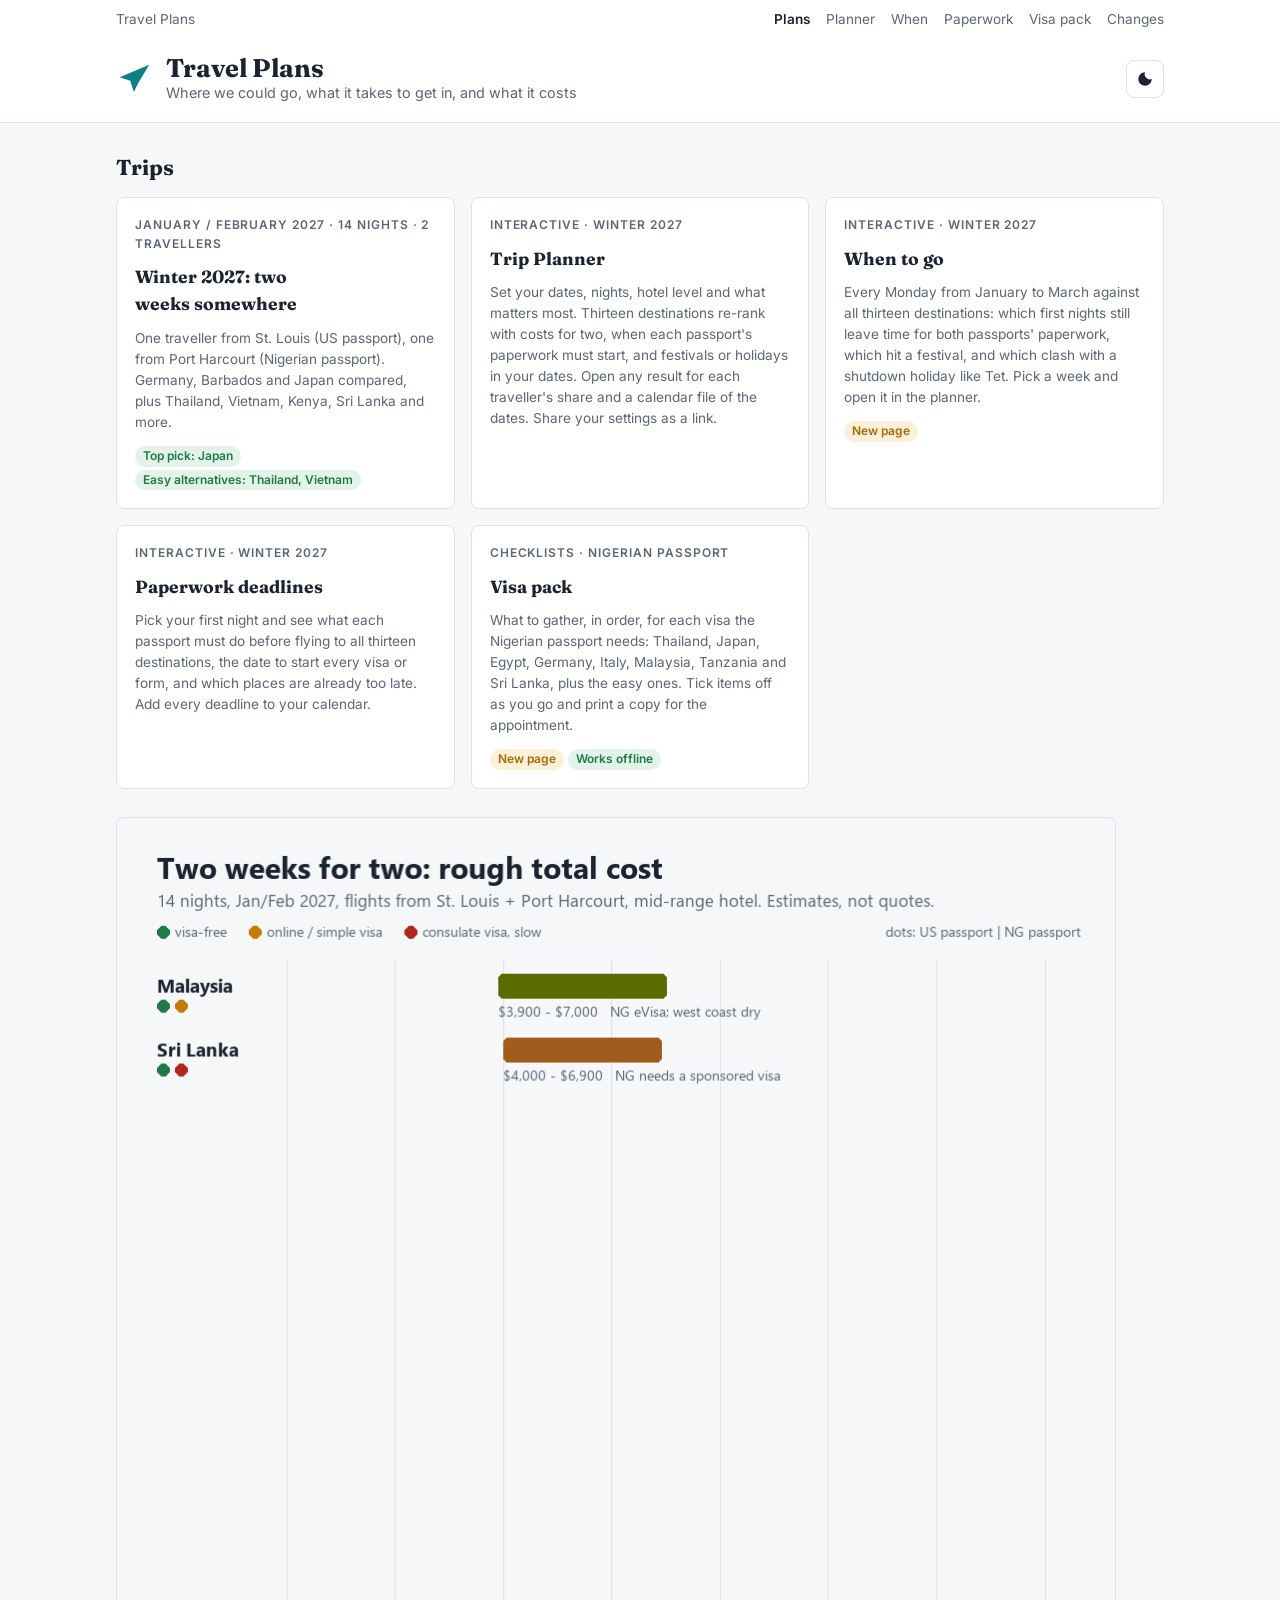
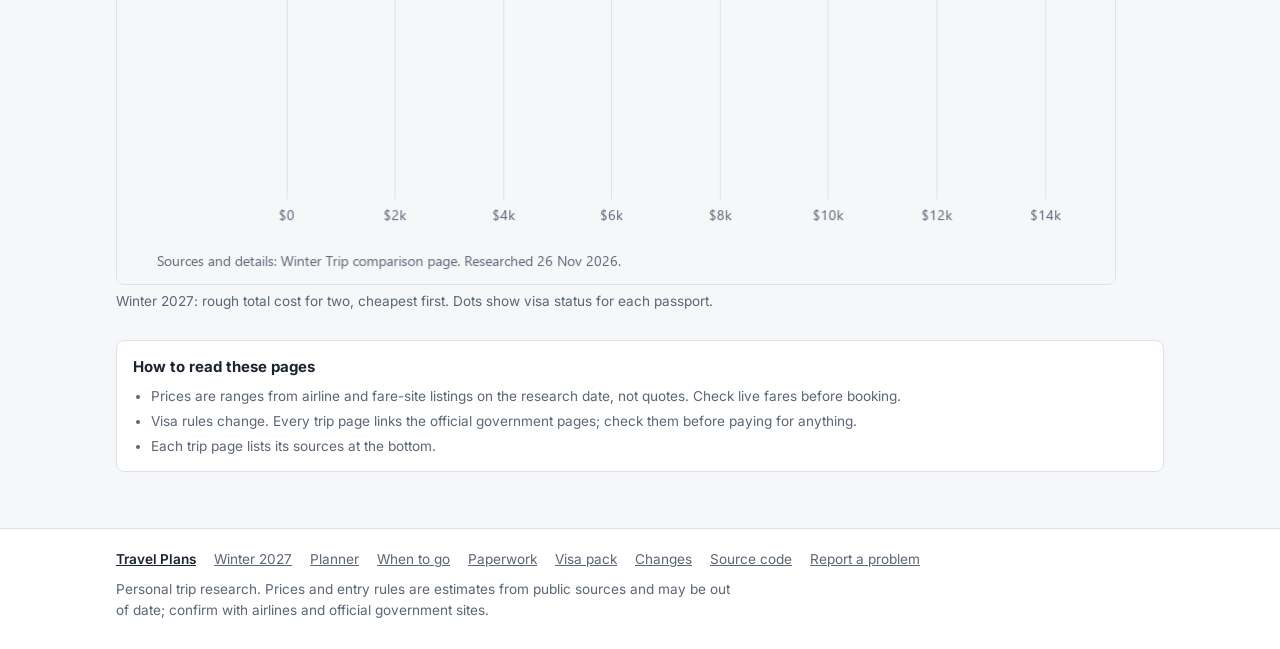
<file: site/index.html>
<!doctype html>
<html lang="en">
<head>
<meta charset="utf-8">
<meta name="viewport" content="width=device-width, initial-scale=1, viewport-fit=cover">
<title>Travel Plans</title>
<meta name="description" content="Trip research and comparisons: entry rules, flights, costs and what to do, for each trip we're planning.">
<meta name="theme-color" content="#ffffff" media="(prefers-color-scheme: light)">
<meta name="theme-color" content="#12161d" media="(prefers-color-scheme: dark)">
<link rel="canonical" href="https://wernercd.github.io/TravelPlans/">
<meta property="og:type" content="website">
<meta property="og:title" content="Travel Plans">
<meta property="og:description" content="Trip research and comparisons: entry rules, flights, costs and what to do.">
<meta property="og:url" content="https://wernercd.github.io/TravelPlans/">
<meta property="og:image" content="https://wernercd.github.io/TravelPlans/og.png">
<meta name="twitter:card" content="summary_large_image">
<link rel="icon" href="icon.svg" type="image/svg+xml">
<link rel="manifest" href="manifest.webmanifest">
<link rel="apple-touch-icon" href="icon-192.png">
<link rel="preconnect" href="https://fonts.googleapis.com">
<link rel="preconnect" href="https://fonts.gstatic.com" crossorigin>
<link href="https://fonts.googleapis.com/css2?family=Fraunces:opsz,wght@9..144,500;9..144,700&family=Inter:wght@400;500;600&display=swap" rel="stylesheet">
<script>try{var t=localStorage.getItem('travel.theme');if(t==='dark'||t==='light')document.documentElement.dataset.theme=t;}catch(e){}</script>
<link rel="stylesheet" href="styles.css?v=dev">
</head>
<body>
<header class="site-header">
  <div class="wrap hub-bar">
    <a href="./" aria-current="page">Travel Plans</a>
    <nav class="hub-nav" aria-label="Site">
      <a href="./" aria-current="page">Plans</a>
      <a href="planner.html">Planner</a>
      <a href="when.html">When</a>
      <a href="paperwork.html">Paperwork</a>
      <a href="visa-pack.html">Visa pack</a>
      <a href="changes.html">Changes</a>
    </nav>
  </div>
  <div class="wrap header-inner">
    <div class="brand">
      <svg class="logo" viewBox="0 0 32 32" aria-hidden="true"><path d="M28 4L3 14.5l9 3L15 27l4-8z"/></svg>
      <div>
        <h1>Travel Plans</h1>
        <p class="tagline">Where we could go, what it takes to get in, and what it costs</p>
      </div>
    </div>
    <button id="themeBtn" class="icon-btn" type="button" aria-label="Toggle dark mode" title="Toggle dark mode">
      <svg viewBox="0 0 24 24" aria-hidden="true"><path d="M12 3a9 9 0 1 0 9 9 7 7 0 0 1-9-9z"/></svg>
    </button>
  </div>
</header>

<main class="wrap">
  <section class="stack">
    <h2>Trips</h2>
    <div class="cards">
      <a class="card trip-card" href="winter-2027.html">
        <span class="eyebrow">January / February 2027 · 14 nights · 2 travellers</span>
        <h3>Winter 2027: two weeks somewhere</h3>
        <p class="small">One traveller from St. Louis (US passport), one from Port Harcourt (Nigerian passport). Germany, Barbados and Japan compared, plus Thailand, Vietnam, Kenya, Sri Lanka and more.</p>
        <p><span class="chip g">Top pick: Japan</span><span class="chip g">Easy alternatives: Thailand, Vietnam</span></p>
      </a>
      <a class="card trip-card" href="planner.html">
        <span class="eyebrow">Interactive · Winter 2027</span>
        <h3>Trip Planner</h3>
        <p class="small">Set your dates, nights, hotel level and what matters most. Thirteen destinations re-rank with costs for two, when each passport's paperwork must start, and festivals or holidays in your dates. Open any result for each traveller's share and a calendar file of the dates. Share your settings as a link.</p>
      </a>
      <a class="card trip-card" href="when.html">
        <span class="eyebrow">Interactive · Winter 2027</span>
        <h3>When to go</h3>
        <p class="small">Every Monday from January to March against all thirteen destinations: which first nights still leave time for both passports' paperwork, which hit a festival, and which clash with a shutdown holiday like Tet. Pick a week and open it in the planner.</p>
        <p><span class="chip w">New page</span></p>
      </a>
      <a class="card trip-card" href="paperwork.html">
        <span class="eyebrow">Interactive · Winter 2027</span>
        <h3>Paperwork deadlines</h3>
        <p class="small">Pick your first night and see what each passport must do before flying to all thirteen destinations, the date to start every visa or form, and which places are already too late. Add every deadline to your calendar.</p>
      </a>
      <a class="card trip-card" href="visa-pack.html">
        <span class="eyebrow">Checklists · Nigerian passport</span>
        <h3>Visa pack</h3>
        <p class="small">What to gather, in order, for each visa the Nigerian passport needs: Thailand, Japan, Egypt, Germany, Italy, Malaysia, Tanzania and Sri Lanka, plus the easy ones. Tick items off as you go and print a copy for the appointment.</p>
        <p><span class="chip w">New page</span><span class="chip g">Works offline</span></p>
      </a>
    </div>
  </section>

  <figure class="figure">
    <img src="winter-trip-costs.gif" width="1000" height="1068" alt="Animated bar chart of rough 14-night totals for two people: Malaysia $3,900 to $7,000, Sri Lanka $4,000 to $6,900, Thailand $4,300 to $7,100, Vietnam $4,000 to $7,500, Senegal $4,300 to $7,400, Cape Verde $4,700 to $8,100, Egypt $4,500 to $7,600, Germany $5,600 to $7,700, Italy $5,700 to $8,700, Japan $6,500 to $9,900, Barbados $6,750 to $10,700 plus the Air Peace fare, Kenya $6,300 to $11,300, Tanzania $7,400 to $12,500.">
    <figcaption class="small">Winter 2027: rough total cost for two, cheapest first. Dots show visa status for each passport.</figcaption>
  </figure>

  <section class="note">
    <strong>How to read these pages</strong>
    <ul class="small">
      <li>Prices are ranges from airline and fare-site listings on the research date, not quotes. Check live fares before booking.</li>
      <li>Visa rules change. Every trip page links the official government pages; check them before paying for anything.</li>
      <li>Each trip page lists its sources at the bottom.</li>
    </ul>
  </section>
</main>

<footer class="site-footer">
  <div class="wrap">
    <ul class="foot-links">
      <li><a href="./" aria-current="page">Travel Plans</a></li>
      <li><a href="winter-2027.html">Winter 2027</a></li>
      <li><a href="planner.html">Planner</a></li>
      <li><a href="when.html">When to go</a></li>
      <li><a href="paperwork.html">Paperwork</a></li>
      <li><a href="visa-pack.html">Visa pack</a></li>
      <li><a href="changes.html">Changes</a></li>
      <li><a href="https://github.com/WernerCD/TravelPlans" rel="noopener">Source code</a></li>
      <li><a href="https://github.com/WernerCD/TravelPlans/issues" rel="noopener">Report a problem</a></li>
    </ul>
    <p>Personal trip research. Prices and entry rules are estimates from public sources and may be out of date; confirm with airlines and official government sites.</p>
  </div>
</footer>
<script src="theme.js?v=dev"></script>
<script src="version.js?v=dev"></script>
</body>
</html>
</file>
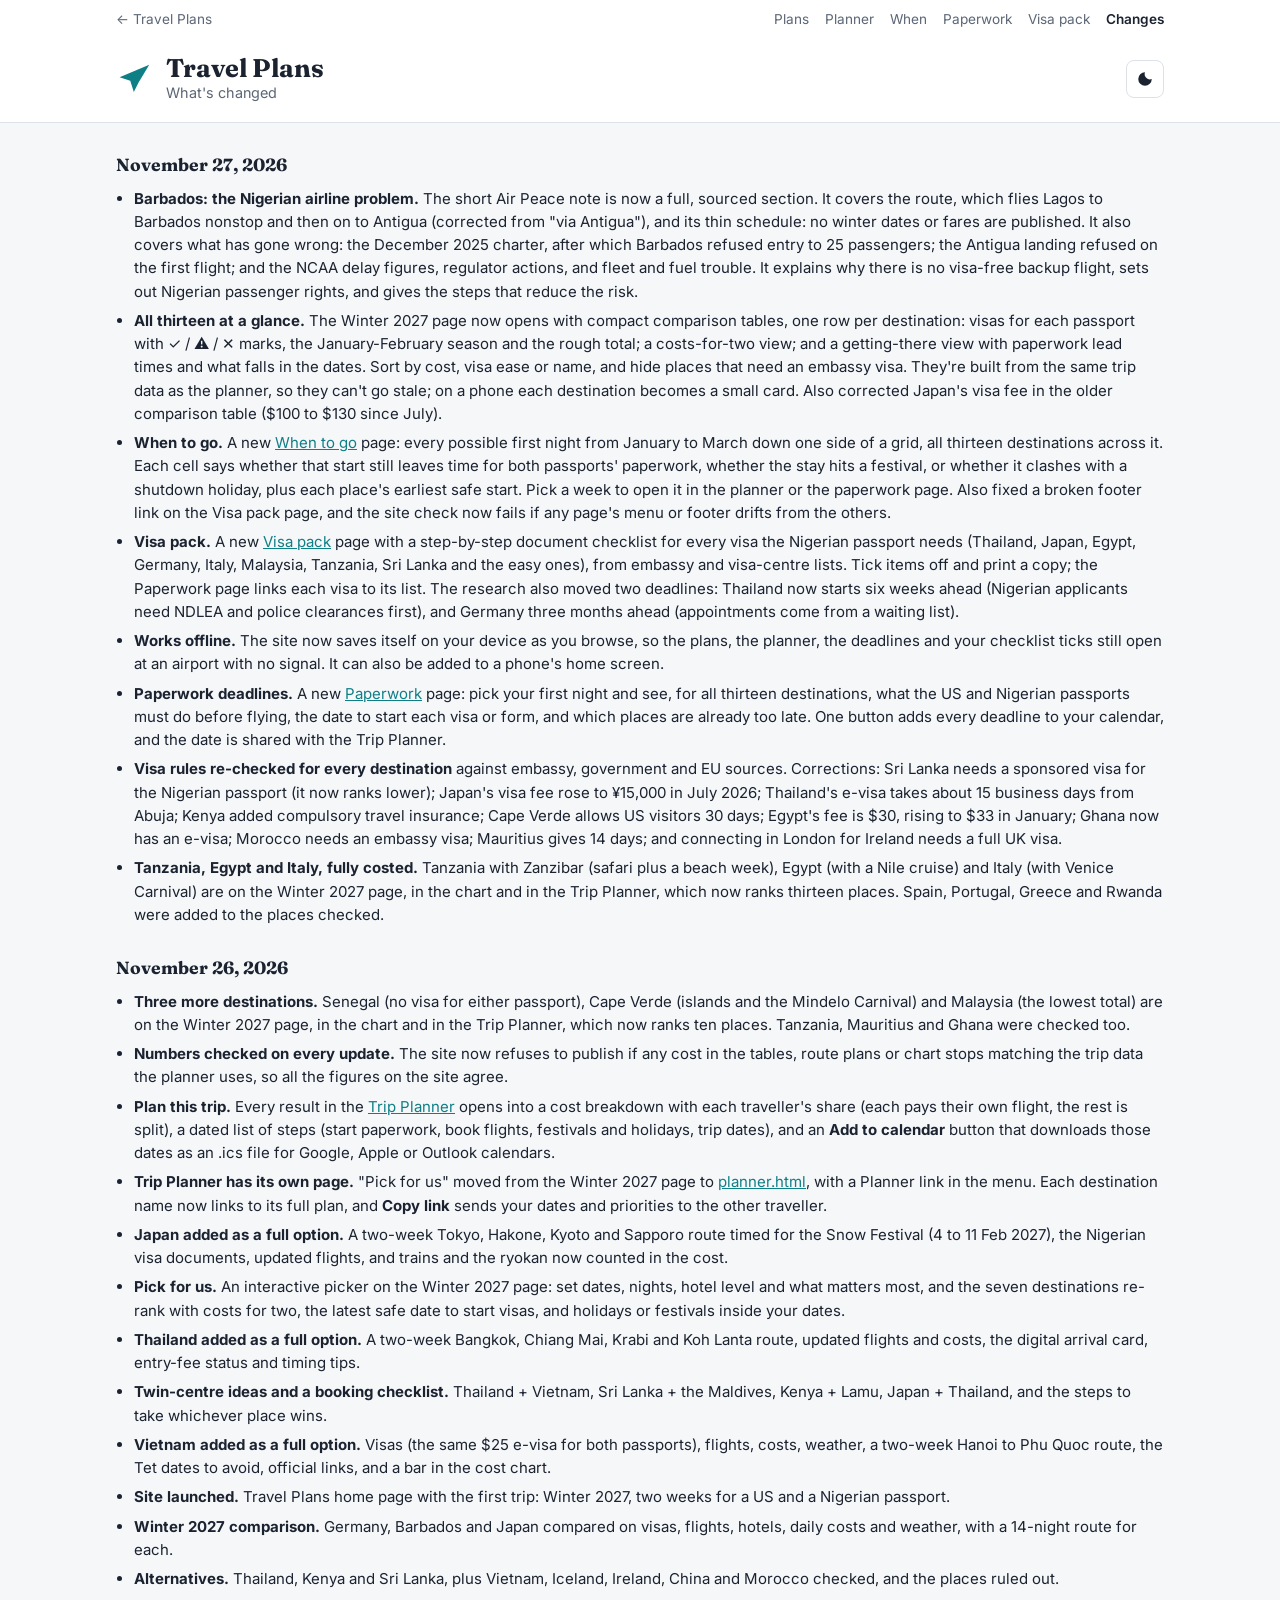
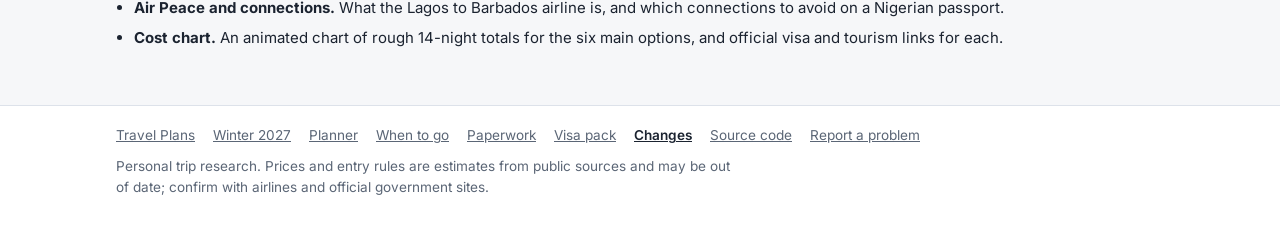
<file: site/changes.html>
<!doctype html>
<html lang="en">
<head>
<meta charset="utf-8">
<meta name="viewport" content="width=device-width, initial-scale=1, viewport-fit=cover">
<title>Changes · Travel Plans</title>
<meta name="description" content="What's changed on the Travel Plans site.">
<meta name="theme-color" content="#ffffff" media="(prefers-color-scheme: light)">
<meta name="theme-color" content="#12161d" media="(prefers-color-scheme: dark)">
<link rel="canonical" href="https://wernercd.github.io/TravelPlans/changes.html">
<meta property="og:title" content="Changes · Travel Plans">
<meta property="og:image" content="https://wernercd.github.io/TravelPlans/og.png">
<link rel="icon" href="icon.svg" type="image/svg+xml">
<link rel="manifest" href="manifest.webmanifest">
<link rel="apple-touch-icon" href="icon-192.png">
<link rel="preconnect" href="https://fonts.googleapis.com">
<link rel="preconnect" href="https://fonts.gstatic.com" crossorigin>
<link href="https://fonts.googleapis.com/css2?family=Fraunces:opsz,wght@9..144,500;9..144,700&family=Inter:wght@400;500;600&display=swap" rel="stylesheet">
<script>try{var t=localStorage.getItem('travel.theme');if(t==='dark'||t==='light')document.documentElement.dataset.theme=t;}catch(e){}</script>
<link rel="stylesheet" href="styles.css?v=dev">
</head>
<body>
<header class="site-header">
  <div class="wrap hub-bar">
    <a href="./">&larr; Travel Plans</a>
    <nav class="hub-nav" aria-label="Site">
      <a href="./">Plans</a>
      <a href="planner.html">Planner</a>
      <a href="when.html">When</a>
      <a href="paperwork.html">Paperwork</a>
      <a href="visa-pack.html">Visa pack</a>
      <a href="changes.html" aria-current="page">Changes</a>
    </nav>
  </div>
  <div class="wrap header-inner">
    <div class="brand">
      <svg class="logo" viewBox="0 0 32 32" aria-hidden="true"><path d="M28 4L3 14.5l9 3L15 27l4-8z"/></svg>
      <div>
        <h1><a href="./">Travel Plans</a></h1>
        <p class="tagline">What's changed</p>
      </div>
    </div>
    <button id="themeBtn" class="icon-btn" type="button" aria-label="Toggle dark mode" title="Toggle dark mode">
      <svg viewBox="0 0 24 24" aria-hidden="true"><path d="M12 3a9 9 0 1 0 9 9 7 7 0 0 1-9-9z"/></svg>
    </button>
  </div>
</header>

<main class="wrap">
  <section class="change-day">
    <h3><time datetime="2026-11-27">November 27, 2026</time></h3>
    <ul>
      <li><b>Barbados: the Nigerian airline problem.</b> The short Air Peace note is now a full, sourced section. It covers the route, which flies Lagos to Barbados nonstop and then on to Antigua (corrected from "via Antigua"), and its thin schedule: no winter dates or fares are published. It also covers what has gone wrong: the December 2025 charter, after which Barbados refused entry to 25 passengers; the Antigua landing refused on the first flight; and the NCAA delay figures, regulator actions, and fleet and fuel trouble. It explains why there is no visa-free backup flight, sets out Nigerian passenger rights, and gives the steps that reduce the risk.</li>
      <li><b>All thirteen at a glance.</b> The Winter 2027 page now opens with compact comparison tables, one row per destination: visas for each passport with ✓ / ⚠ / ✕ marks, the January-February season and the rough total; a costs-for-two view; and a getting-there view with paperwork lead times and what falls in the dates. Sort by cost, visa ease or name, and hide places that need an embassy visa. They're built from the same trip data as the planner, so they can't go stale; on a phone each destination becomes a small card. Also corrected Japan's visa fee in the older comparison table ($100 to $130 since July).</li>
      <li><b>When to go.</b> A new <a href="when.html">When to go</a> page: every possible first night from January to March down one side of a grid, all thirteen destinations across it. Each cell says whether that start still leaves time for both passports' paperwork, whether the stay hits a festival, or whether it clashes with a shutdown holiday, plus each place's earliest safe start. Pick a week to open it in the planner or the paperwork page. Also fixed a broken footer link on the Visa pack page, and the site check now fails if any page's menu or footer drifts from the others.</li>
      <li><b>Visa pack.</b> A new <a href="visa-pack.html">Visa pack</a> page with a step-by-step document checklist for every visa the Nigerian passport needs (Thailand, Japan, Egypt, Germany, Italy, Malaysia, Tanzania, Sri Lanka and the easy ones), from embassy and visa-centre lists. Tick items off and print a copy; the Paperwork page links each visa to its list. The research also moved two deadlines: Thailand now starts six weeks ahead (Nigerian applicants need NDLEA and police clearances first), and Germany three months ahead (appointments come from a waiting list).</li>
      <li><b>Works offline.</b> The site now saves itself on your device as you browse, so the plans, the planner, the deadlines and your checklist ticks still open at an airport with no signal. It can also be added to a phone's home screen.</li>
      <li><b>Paperwork deadlines.</b> A new <a href="paperwork.html">Paperwork</a> page: pick your first night and see, for all thirteen destinations, what the US and Nigerian passports must do before flying, the date to start each visa or form, and which places are already too late. One button adds every deadline to your calendar, and the date is shared with the Trip Planner.</li>
      <li><b>Visa rules re-checked for every destination</b> against embassy, government and EU sources. Corrections: Sri Lanka needs a sponsored visa for the Nigerian passport (it now ranks lower); Japan's visa fee rose to ¥15,000 in July 2026; Thailand's e-visa takes about 15 business days from Abuja; Kenya added compulsory travel insurance; Cape Verde allows US visitors 30 days; Egypt's fee is $30, rising to $33 in January; Ghana now has an e-visa; Morocco needs an embassy visa; Mauritius gives 14 days; and connecting in London for Ireland needs a full UK visa.</li>
      <li><b>Tanzania, Egypt and Italy, fully costed.</b> Tanzania with Zanzibar (safari plus a beach week), Egypt (with a Nile cruise) and Italy (with Venice Carnival) are on the Winter 2027 page, in the chart and in the Trip Planner, which now ranks thirteen places. Spain, Portugal, Greece and Rwanda were added to the places checked.</li>
    </ul>
  </section>
  <section class="change-day">
    <h3><time datetime="2026-11-26">November 26, 2026</time></h3>
    <ul>
      <li><b>Three more destinations.</b> Senegal (no visa for either passport), Cape Verde (islands and the Mindelo Carnival) and Malaysia (the lowest total) are on the Winter 2027 page, in the chart and in the Trip Planner, which now ranks ten places. Tanzania, Mauritius and Ghana were checked too.</li>
      <li><b>Numbers checked on every update.</b> The site now refuses to publish if any cost in the tables, route plans or chart stops matching the trip data the planner uses, so all the figures on the site agree.</li>
      <li><b>Plan this trip.</b> Every result in the <a href="planner.html">Trip Planner</a> opens into a cost breakdown with each traveller's share (each pays their own flight, the rest is split), a dated list of steps (start paperwork, book flights, festivals and holidays, trip dates), and an <b>Add to calendar</b> button that downloads those dates as an .ics file for Google, Apple or Outlook calendars.</li>
      <li><b>Trip Planner has its own page.</b> "Pick for us" moved from the Winter 2027 page to <a href="planner.html">planner.html</a>, with a Planner link in the menu. Each destination name now links to its full plan, and <b>Copy link</b> sends your dates and priorities to the other traveller.</li>
      <li><b>Japan added as a full option.</b> A two-week Tokyo, Hakone, Kyoto and Sapporo route timed for the Snow Festival (4 to 11 Feb 2027), the Nigerian visa documents, updated flights, and trains and the ryokan now counted in the cost.</li>
      <li><b>Pick for us.</b> An interactive picker on the Winter 2027 page: set dates, nights, hotel level and what matters most, and the seven destinations re-rank with costs for two, the latest safe date to start visas, and holidays or festivals inside your dates.</li>
      <li><b>Thailand added as a full option.</b> A two-week Bangkok, Chiang Mai, Krabi and Koh Lanta route, updated flights and costs, the digital arrival card, entry-fee status and timing tips.</li>
      <li><b>Twin-centre ideas and a booking checklist.</b> Thailand + Vietnam, Sri Lanka + the Maldives, Kenya + Lamu, Japan + Thailand, and the steps to take whichever place wins.</li>
      <li><b>Vietnam added as a full option.</b> Visas (the same $25 e-visa for both passports), flights, costs, weather, a two-week Hanoi to Phu Quoc route, the Tet dates to avoid, official links, and a bar in the cost chart.</li>
      <li><b>Site launched.</b> Travel Plans home page with the first trip: Winter 2027, two weeks for a US and a Nigerian passport.</li>
      <li><b>Winter 2027 comparison.</b> Germany, Barbados and Japan compared on visas, flights, hotels, daily costs and weather, with a 14-night route for each.</li>
      <li><b>Alternatives.</b> Thailand, Kenya and Sri Lanka, plus Vietnam, Iceland, Ireland, China and Morocco checked, and the places ruled out.</li>
      <li><b>Air Peace and connections.</b> What the Lagos to Barbados airline is, and which connections to avoid on a Nigerian passport.</li>
      <li><b>Cost chart.</b> An animated chart of rough 14-night totals for the six main options, and official visa and tourism links for each.</li>
    </ul>
  </section>
</main>

<footer class="site-footer">
  <div class="wrap">
    <ul class="foot-links">
      <li><a href="./">Travel Plans</a></li>
      <li><a href="winter-2027.html">Winter 2027</a></li>
      <li><a href="planner.html">Planner</a></li>
      <li><a href="when.html">When to go</a></li>
      <li><a href="paperwork.html">Paperwork</a></li>
      <li><a href="visa-pack.html">Visa pack</a></li>
      <li><a href="changes.html" aria-current="page">Changes</a></li>
      <li><a href="https://github.com/WernerCD/TravelPlans" rel="noopener">Source code</a></li>
      <li><a href="https://github.com/WernerCD/TravelPlans/issues" rel="noopener">Report a problem</a></li>
    </ul>
    <p>Personal trip research. Prices and entry rules are estimates from public sources and may be out of date; confirm with airlines and official government sites.</p>
  </div>
</footer>
<script src="theme.js?v=dev"></script>
<script src="version.js?v=dev"></script>
</body>
</html>
</file>
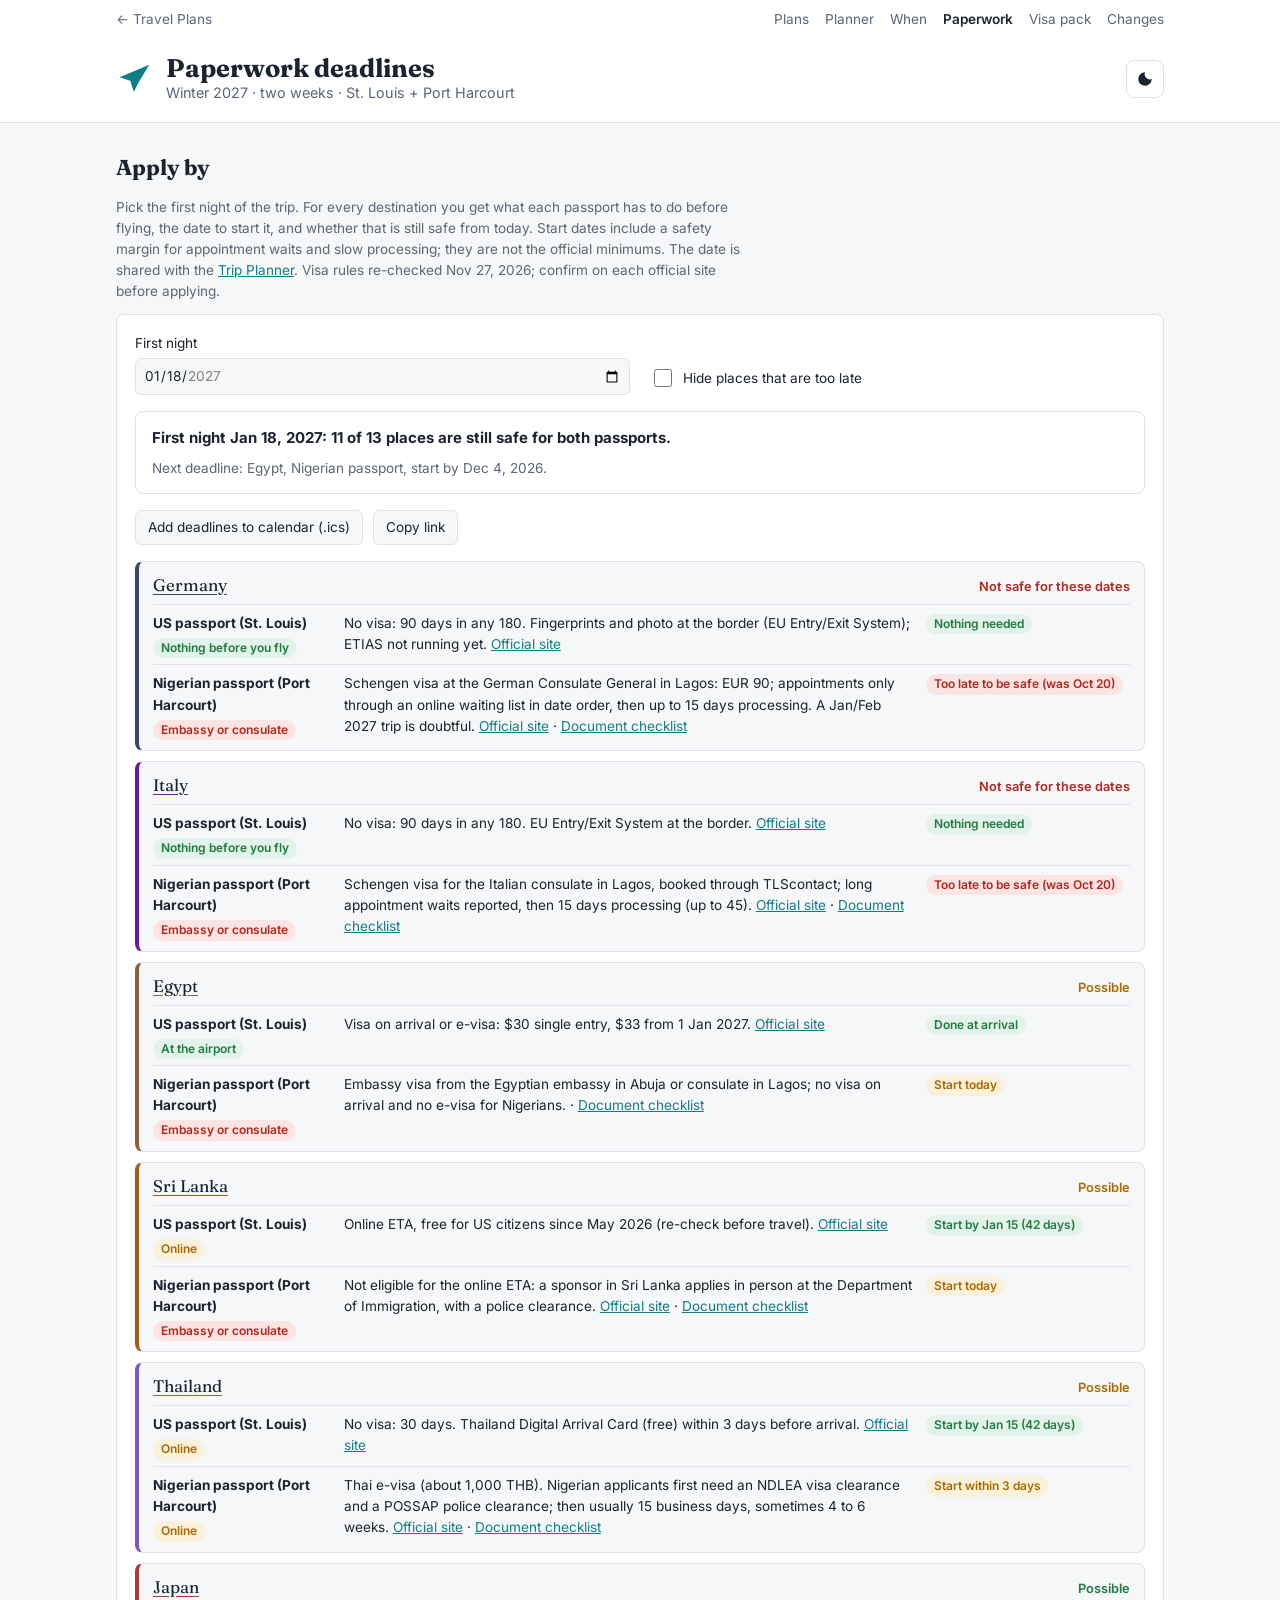
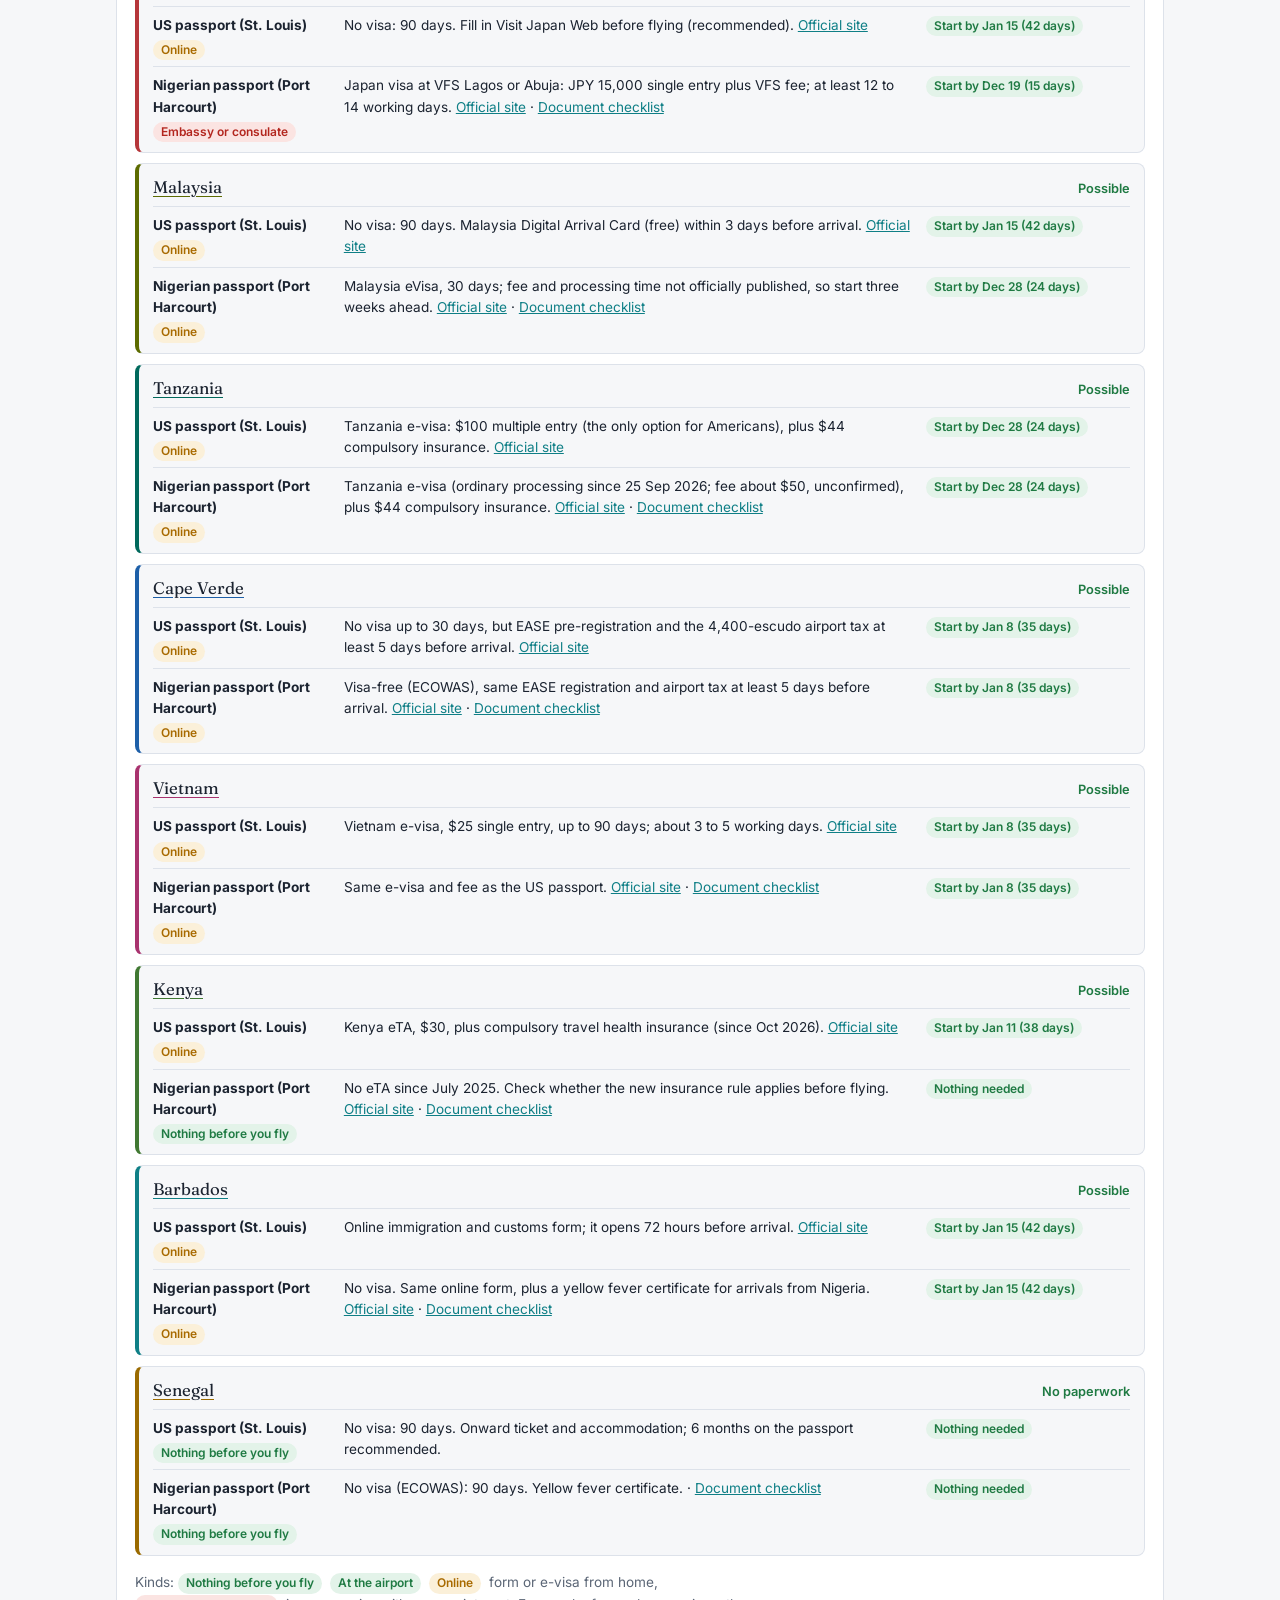
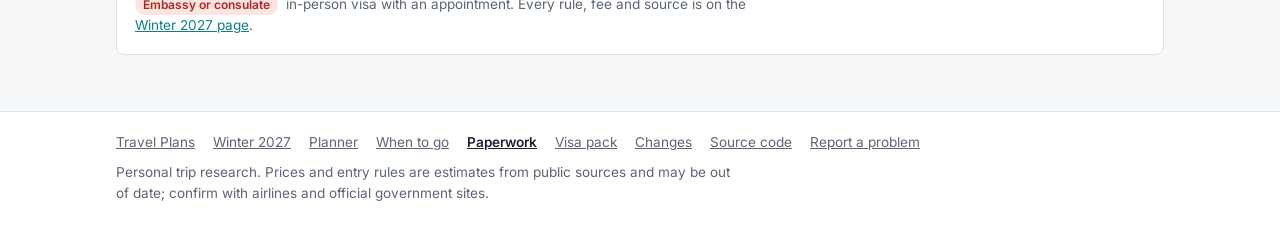
<file: site/paperwork.html>
<!doctype html>
<html lang="en">
<head>
<meta charset="utf-8">
<meta name="viewport" content="width=device-width, initial-scale=1, viewport-fit=cover">
<title>Paperwork deadlines · Travel Plans</title>
<meta name="description" content="Pick your first night and see, for all thirteen winter 2027 destinations, what the US and Nigerian passports must do before flying and the date to start each visa or form.">
<meta name="theme-color" content="#ffffff" media="(prefers-color-scheme: light)">
<meta name="theme-color" content="#12161d" media="(prefers-color-scheme: dark)">
<link rel="canonical" href="https://wernercd.github.io/TravelPlans/paperwork.html">
<meta property="og:type" content="website">
<meta property="og:title" content="Paperwork deadlines · Travel Plans">
<meta property="og:description" content="Visa and entry-form start dates for both passports, for any first night, with a calendar download.">
<meta property="og:url" content="https://wernercd.github.io/TravelPlans/paperwork.html">
<meta property="og:image" content="https://wernercd.github.io/TravelPlans/og.png">
<meta name="twitter:card" content="summary_large_image">
<link rel="icon" href="icon.svg" type="image/svg+xml">
<link rel="manifest" href="manifest.webmanifest">
<link rel="apple-touch-icon" href="icon-192.png">
<link rel="preconnect" href="https://fonts.googleapis.com">
<link rel="preconnect" href="https://fonts.gstatic.com" crossorigin>
<link href="https://fonts.googleapis.com/css2?family=Fraunces:opsz,wght@9..144,500;9..144,700&family=Inter:wght@400;500;600&display=swap" rel="stylesheet">
<script>try{var t=localStorage.getItem('travel.theme');if(t==='dark'||t==='light')document.documentElement.dataset.theme=t;}catch(e){}</script>
<link rel="stylesheet" href="styles.css?v=dev">
</head>
<body>
<header class="site-header">
  <div class="wrap hub-bar">
    <a href="./">&larr; Travel Plans</a>
    <nav class="hub-nav" aria-label="Site">
      <a href="./">Plans</a>
      <a href="planner.html">Planner</a>
      <a href="when.html">When</a>
      <a href="paperwork.html" aria-current="page">Paperwork</a>
      <a href="visa-pack.html">Visa pack</a>
      <a href="changes.html">Changes</a>
    </nav>
  </div>
  <div class="wrap header-inner">
    <div class="brand">
      <svg class="logo" viewBox="0 0 32 32" aria-hidden="true"><path d="M28 4L3 14.5l9 3L15 27l4-8z"/></svg>
      <div>
        <h1>Paperwork deadlines</h1>
        <p class="tagline">Winter 2027 · two weeks · St. Louis + Port Harcourt</p>
      </div>
    </div>
    <button id="themeBtn" class="icon-btn" type="button" aria-label="Toggle dark mode" title="Toggle dark mode">
      <svg viewBox="0 0 24 24" aria-hidden="true"><path d="M12 3a9 9 0 1 0 9 9 7 7 0 0 1-9-9z"/></svg>
    </button>
  </div>
</header>

<main class="wrap">
  <section class="stack">
    <h2>Apply by</h2>
    <p class="small">Pick the first night of the trip. For every destination you get what each passport has to do before flying, the date to start it, and whether that is still safe from today. Start dates include a safety margin for appointment waits and slow processing; they are not the official minimums. The date is shared with the <a href="planner.html">Trip Planner</a>. Visa rules re-checked <span id="pwChecked">27 November 2026</span>; confirm on each official site before applying.</p>
    <p id="pwFallback" class="small">Loading the deadlines...</p>
    <div id="paperwork" class="picker" data-trip="winter-2027" hidden>
      <div class="pick-form">
        <label class="field" for="pwStart">First night<input type="date" id="pwStart" min="2027-01-01" max="2027-03-31"></label>
        <label class="pw-check" for="pwHide"><input type="checkbox" id="pwHide"> Hide places that are too late</label>
      </div>
      <div id="pwSummary" class="note" role="status" aria-live="polite"></div>
      <div class="pick-actions">
        <button type="button" class="btn" id="pwIcs">Add deadlines to calendar (.ics)</button>
        <button type="button" class="btn" id="pwShare">Copy link</button>
        <span class="small" id="pwShareOut" role="status"></span>
      </div>
      <ol id="pwList" class="pick-list"></ol>
      <p class="small">Kinds: <span class="chip g">Nothing before you fly</span> <span class="chip g">At the airport</span> <span class="chip w">Online</span> form or e-visa from home, <span class="chip b">Embassy or consulate</span> in-person visa with an appointment. Every rule, fee and source is on the <a href="winter-2027.html">Winter 2027 page</a>.</p>
    </div>
  </section>
</main>

<footer class="site-footer">
  <div class="wrap">
    <ul class="foot-links">
      <li><a href="./">Travel Plans</a></li>
      <li><a href="winter-2027.html">Winter 2027</a></li>
      <li><a href="planner.html">Planner</a></li>
      <li><a href="when.html">When to go</a></li>
      <li><a href="paperwork.html" aria-current="page">Paperwork</a></li>
      <li><a href="visa-pack.html">Visa pack</a></li>
      <li><a href="changes.html">Changes</a></li>
      <li><a href="https://github.com/WernerCD/TravelPlans" rel="noopener">Source code</a></li>
      <li><a href="https://github.com/WernerCD/TravelPlans/issues" rel="noopener">Report a problem</a></li>
    </ul>
    <p>Personal trip research. Prices and entry rules are estimates from public sources and may be out of date; confirm with airlines and official government sites.</p>
  </div>
</footer>
<script src="theme.js?v=dev"></script>
<script src="paperwork.js?v=dev"></script>
<script src="version.js?v=dev"></script>
</body>
</html>
</file>
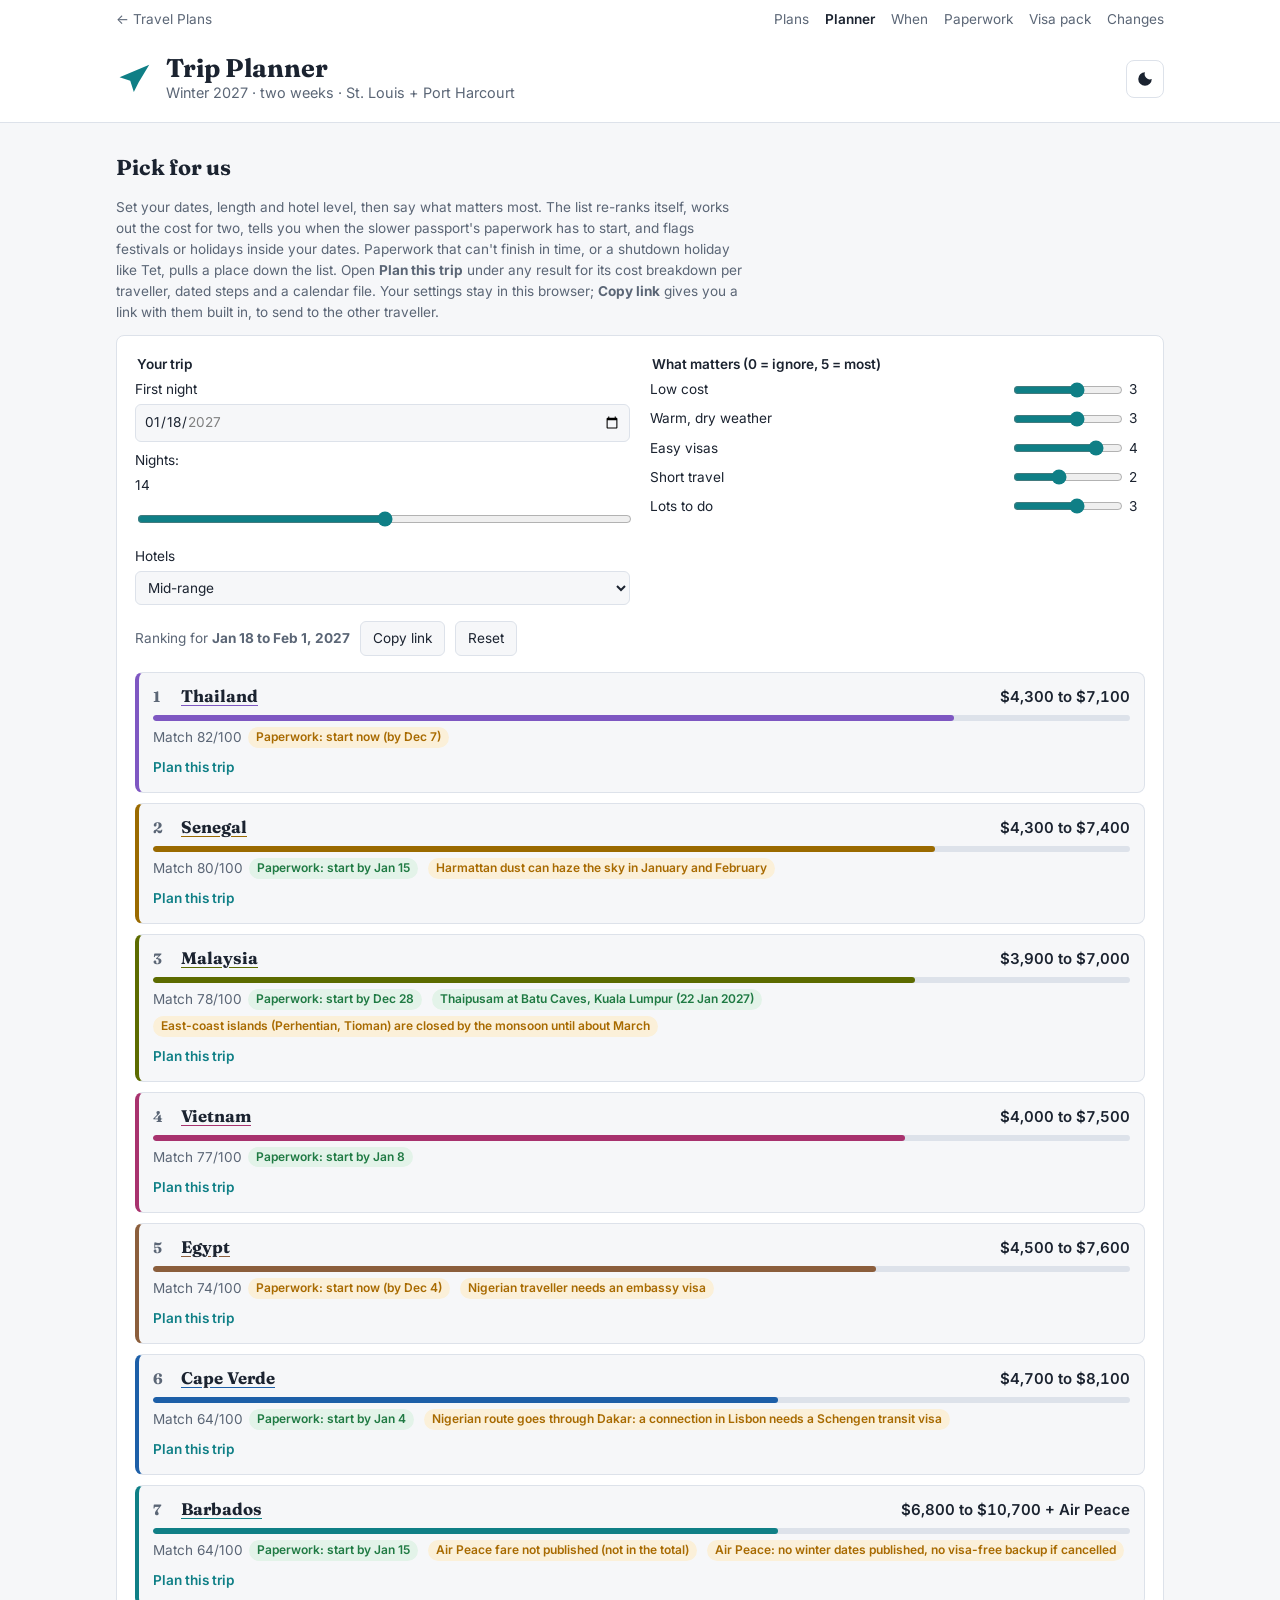
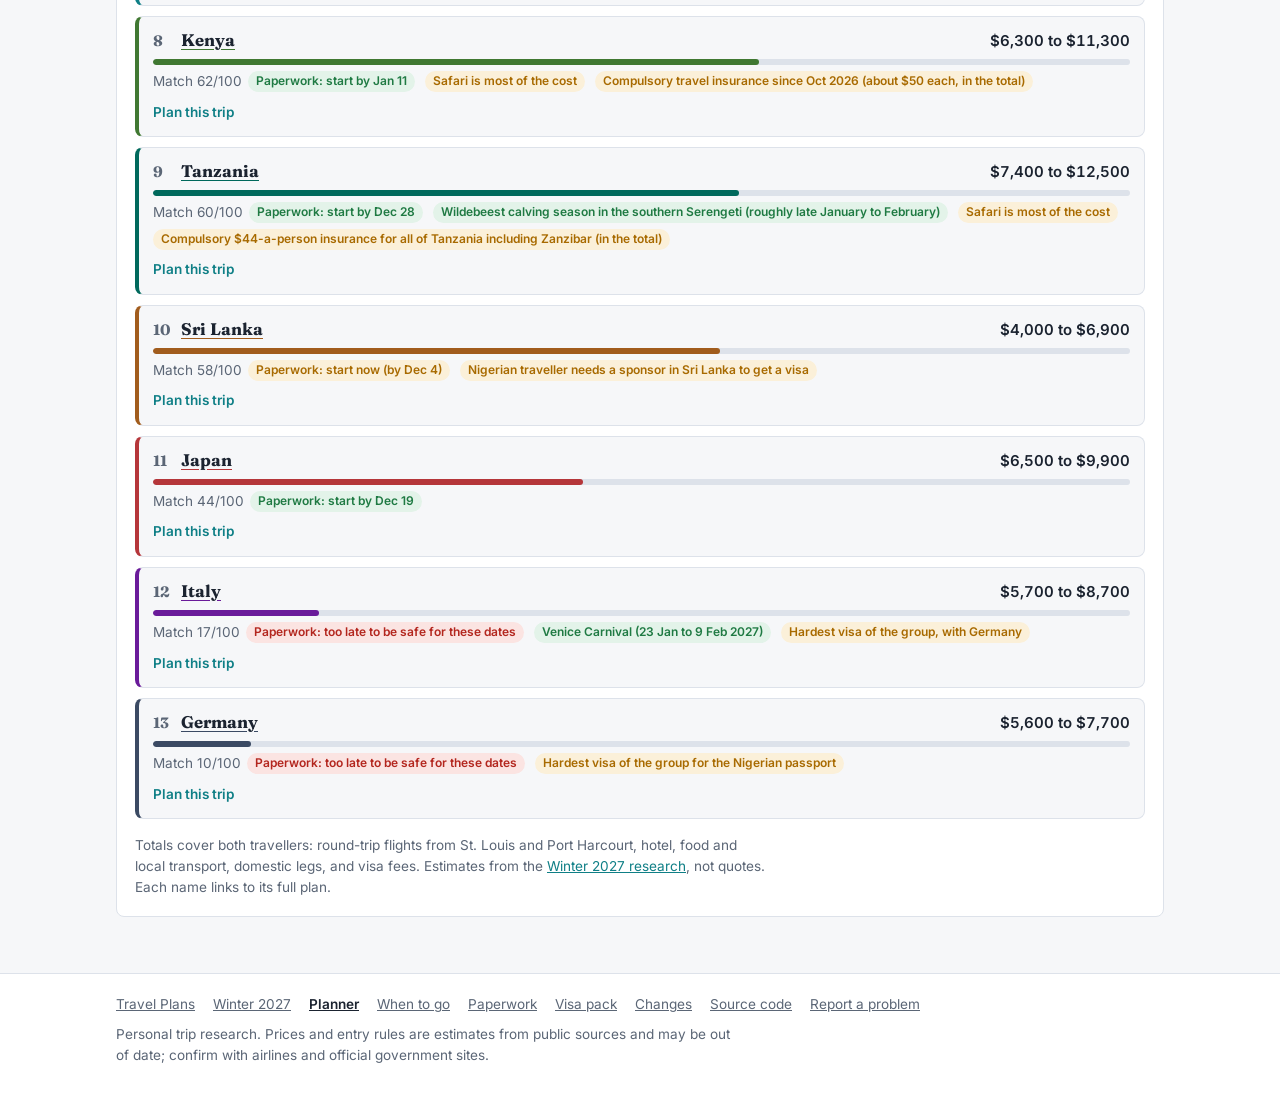
<file: site/planner.html>
<!doctype html>
<html lang="en">
<head>
<meta charset="utf-8">
<meta name="viewport" content="width=device-width, initial-scale=1, viewport-fit=cover">
<title>Trip Planner · Travel Plans</title>
<meta name="description" content="Pick a winter 2027 destination for a US and a Nigerian passport: set dates, nights, hotel level and what matters, and thirteen places re-rank with costs, visa start dates and festivals.">
<meta name="theme-color" content="#ffffff" media="(prefers-color-scheme: light)">
<meta name="theme-color" content="#12161d" media="(prefers-color-scheme: dark)">
<link rel="canonical" href="https://wernercd.github.io/TravelPlans/planner.html">
<meta property="og:type" content="website">
<meta property="og:title" content="Trip Planner · Travel Plans">
<meta property="og:description" content="Set your dates and priorities; thirteen destinations re-rank with costs for two, visa start dates and festivals.">
<meta property="og:url" content="https://wernercd.github.io/TravelPlans/planner.html">
<meta property="og:image" content="https://wernercd.github.io/TravelPlans/og.png">
<meta name="twitter:card" content="summary_large_image">
<link rel="icon" href="icon.svg" type="image/svg+xml">
<link rel="manifest" href="manifest.webmanifest">
<link rel="apple-touch-icon" href="icon-192.png">
<link rel="preconnect" href="https://fonts.googleapis.com">
<link rel="preconnect" href="https://fonts.gstatic.com" crossorigin>
<link href="https://fonts.googleapis.com/css2?family=Fraunces:opsz,wght@9..144,500;9..144,700&family=Inter:wght@400;500;600&display=swap" rel="stylesheet">
<script>try{var t=localStorage.getItem('travel.theme');if(t==='dark'||t==='light')document.documentElement.dataset.theme=t;}catch(e){}</script>
<link rel="stylesheet" href="styles.css?v=dev">
</head>
<body>
<header class="site-header">
  <div class="wrap hub-bar">
    <a href="./">&larr; Travel Plans</a>
    <nav class="hub-nav" aria-label="Site">
      <a href="./">Plans</a>
      <a href="planner.html" aria-current="page">Planner</a>
      <a href="when.html">When</a>
      <a href="paperwork.html">Paperwork</a>
      <a href="visa-pack.html">Visa pack</a>
      <a href="changes.html">Changes</a>
    </nav>
  </div>
  <div class="wrap header-inner">
    <div class="brand">
      <svg class="logo" viewBox="0 0 32 32" aria-hidden="true"><path d="M28 4L3 14.5l9 3L15 27l4-8z"/></svg>
      <div>
        <h1>Trip Planner</h1>
        <p class="tagline">Winter 2027 · two weeks · St. Louis + Port Harcourt</p>
      </div>
    </div>
    <button id="themeBtn" class="icon-btn" type="button" aria-label="Toggle dark mode" title="Toggle dark mode">
      <svg viewBox="0 0 24 24" aria-hidden="true"><path d="M12 3a9 9 0 1 0 9 9 7 7 0 0 1-9-9z"/></svg>
    </button>
  </div>
</header>

<main class="wrap">
  <section class="stack" id="pick">
    <h2>Pick for us</h2>
    <p class="small">Set your dates, length and hotel level, then say what matters most. The list re-ranks itself, works out the cost for two, tells you when the slower passport's paperwork has to start, and flags festivals or holidays inside your dates. Paperwork that can't finish in time, or a shutdown holiday like Tet, pulls a place down the list. Open <b>Plan this trip</b> under any result for its cost breakdown per traveller, dated steps and a calendar file. Your settings stay in this browser; <b>Copy link</b> gives you a link with them built in, to send to the other traveller.</p>
    <p id="pickFallback" class="small">Loading the trip planner...</p>
    <div id="picker" class="picker" data-trip="winter-2027" hidden>
      <form id="pickForm" class="pick-form">
        <fieldset>
          <legend>Your trip</legend>
          <label class="field" for="pStart">First night<input type="date" id="pStart" min="2027-01-01" max="2027-03-31"></label>
          <label class="field" for="pNights">Nights: <output id="pNightsOut">14</output><input type="range" id="pNights" min="7" max="21" step="1"></label>
          <label class="field" for="pTier">Hotels
            <select id="pTier">
              <option value="budget">Budget (about 60% of mid-range)</option>
              <option value="mid">Mid-range</option>
              <option value="upscale">Upscale (about 2x mid-range)</option>
            </select></label>
        </fieldset>
        <fieldset id="pWeights">
          <legend>What matters (0 = ignore, 5 = most)</legend>
        </fieldset>
      </form>
      <div class="pick-actions">
        <span class="small">Ranking for <b id="pickDates"></b></span>
        <button type="button" class="btn" id="pShare">Copy link</button>
        <button type="button" class="btn" id="pReset">Reset</button>
        <span class="small" id="pShareOut" role="status"></span>
      </div>
      <ol id="pickResults" class="pick-list" aria-live="polite"></ol>
      <p class="small">Totals cover both travellers: round-trip flights from St. Louis and Port Harcourt, hotel, food and local transport, domestic legs, and visa fees. Estimates from the <a href="winter-2027.html">Winter 2027 research</a>, not quotes. Each name links to its full plan.</p>
    </div>
  </section>
</main>

<footer class="site-footer">
  <div class="wrap">
    <ul class="foot-links">
      <li><a href="./">Travel Plans</a></li>
      <li><a href="winter-2027.html">Winter 2027</a></li>
      <li><a href="planner.html" aria-current="page">Planner</a></li>
      <li><a href="when.html">When to go</a></li>
      <li><a href="paperwork.html">Paperwork</a></li>
      <li><a href="visa-pack.html">Visa pack</a></li>
      <li><a href="changes.html">Changes</a></li>
      <li><a href="https://github.com/WernerCD/TravelPlans" rel="noopener">Source code</a></li>
      <li><a href="https://github.com/WernerCD/TravelPlans/issues" rel="noopener">Report a problem</a></li>
    </ul>
    <p>Personal trip research. Prices and entry rules are estimates from public sources and may be out of date; confirm with airlines and official government sites.</p>
  </div>
</footer>
<script src="theme.js?v=dev"></script>
<script src="planner.js?v=dev"></script>
<script src="version.js?v=dev"></script>
</body>
</html>
</file>
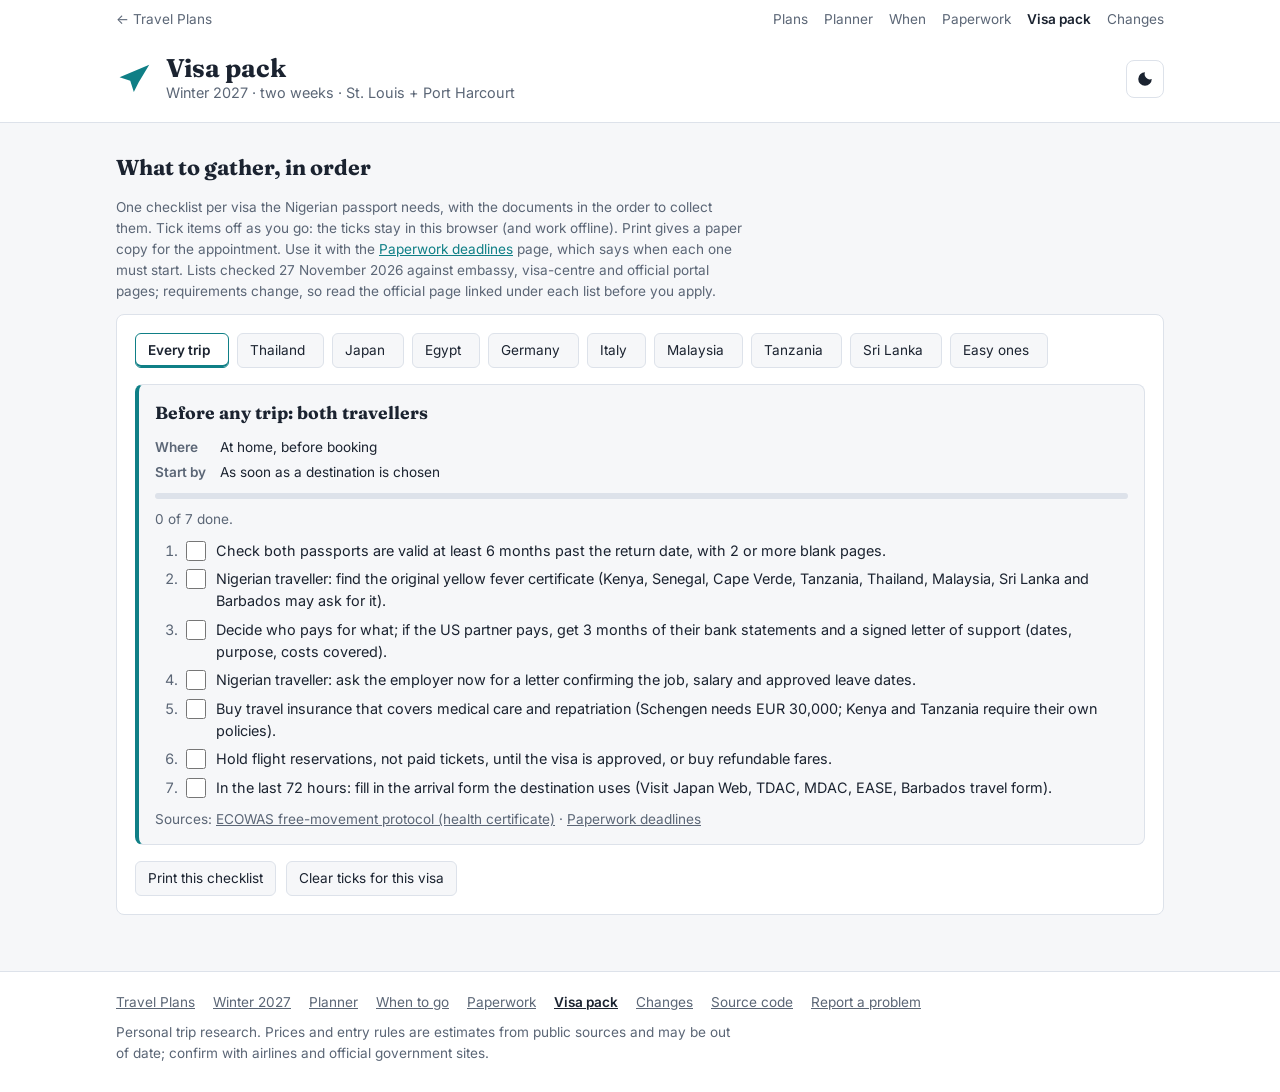
<file: site/visa-pack.html>
<!doctype html>
<html lang="en">
<head>
<meta charset="utf-8">
<meta name="viewport" content="width=device-width, initial-scale=1, viewport-fit=cover">
<title>Visa pack · Travel Plans</title>
<meta name="description" content="Step-by-step document checklists for the Nigerian passport: Japan, Thailand, Egypt, Schengen (Germany and Italy), Malaysia, Tanzania and Sri Lanka visas, ticked off as you go.">
<meta name="theme-color" content="#ffffff" media="(prefers-color-scheme: light)">
<meta name="theme-color" content="#12161d" media="(prefers-color-scheme: dark)">
<link rel="canonical" href="https://wernercd.github.io/TravelPlans/visa-pack.html">
<meta property="og:type" content="website">
<meta property="og:title" content="Visa pack · Travel Plans">
<meta property="og:description" content="What to gather, in order, for each visa the Nigerian passport needs. Tick items off; print a paper copy.">
<meta property="og:url" content="https://wernercd.github.io/TravelPlans/visa-pack.html">
<meta property="og:image" content="https://wernercd.github.io/TravelPlans/og.png">
<meta name="twitter:card" content="summary_large_image">
<link rel="icon" href="icon.svg" type="image/svg+xml">
<link rel="manifest" href="manifest.webmanifest">
<link rel="apple-touch-icon" href="icon-192.png">
<link rel="preconnect" href="https://fonts.googleapis.com">
<link rel="preconnect" href="https://fonts.gstatic.com" crossorigin>
<link href="https://fonts.googleapis.com/css2?family=Fraunces:opsz,wght@9..144,500;9..144,700&family=Inter:wght@400;500;600&display=swap" rel="stylesheet">
<script>try{var t=localStorage.getItem('travel.theme');if(t==='dark'||t==='light')document.documentElement.dataset.theme=t;}catch(e){}</script>
<link rel="stylesheet" href="styles.css?v=dev">
</head>
<body>
<header class="site-header">
  <div class="wrap hub-bar">
    <a href="./">&larr; Travel Plans</a>
    <nav class="hub-nav" aria-label="Site">
      <a href="./">Plans</a>
      <a href="planner.html">Planner</a>
      <a href="when.html">When</a>
      <a href="paperwork.html">Paperwork</a>
      <a href="visa-pack.html" aria-current="page">Visa pack</a>
      <a href="changes.html">Changes</a>
    </nav>
  </div>
  <div class="wrap header-inner">
    <div class="brand">
      <svg class="logo" viewBox="0 0 32 32" aria-hidden="true"><path d="M28 4L3 14.5l9 3L15 27l4-8z"/></svg>
      <div>
        <h1>Visa pack</h1>
        <p class="tagline">Winter 2027 · two weeks · St. Louis + Port Harcourt</p>
      </div>
    </div>
    <button id="themeBtn" class="icon-btn" type="button" aria-label="Toggle dark mode" title="Toggle dark mode">
      <svg viewBox="0 0 24 24" aria-hidden="true"><path d="M12 3a9 9 0 1 0 9 9 7 7 0 0 1-9-9z"/></svg>
    </button>
  </div>
</header>

<main class="wrap">
  <section class="stack">
    <h2>What to gather, in order</h2>
    <p class="small">One checklist per visa the Nigerian passport needs, with the documents in the order to collect them. Tick items off as you go: the ticks stay in this browser (and work offline). Print gives a paper copy for the appointment. Use it with the <a href="paperwork.html">Paperwork deadlines</a> page, which says when each one must start. Lists checked <span id="vpChecked">27 November 2026</span> against embassy, visa-centre and official portal pages; requirements change, so read the official page linked under each list before you apply.</p>
    <p id="vpFallback" class="small">Loading the checklists...</p>
    <div id="visapack" class="picker" hidden>
      <div id="vpTabs" class="vp-tabs" role="group" aria-label="Choose a visa"></div>
      <article id="vpPack" class="vp-pack"></article>
      <div class="pick-actions">
        <button type="button" class="btn" id="vpPrint">Print this checklist</button>
        <button type="button" class="btn" id="vpReset">Clear ticks for this visa</button>
      </div>
    </div>
  </section>
</main>

<footer class="site-footer">
  <div class="wrap">
    <ul class="foot-links">
      <li><a href="./">Travel Plans</a></li>
      <li><a href="winter-2027.html">Winter 2027</a></li>
      <li><a href="planner.html">Planner</a></li>
      <li><a href="when.html">When to go</a></li>
      <li><a href="paperwork.html">Paperwork</a></li>
      <li><a href="visa-pack.html" aria-current="page">Visa pack</a></li>
      <li><a href="changes.html">Changes</a></li>
      <li><a href="https://github.com/WernerCD/TravelPlans" rel="noopener">Source code</a></li>
      <li><a href="https://github.com/WernerCD/TravelPlans/issues" rel="noopener">Report a problem</a></li>
    </ul>
    <p>Personal trip research. Prices and entry rules are estimates from public sources and may be out of date; confirm with airlines and official government sites.</p>
  </div>
</footer>
<script src="theme.js?v=dev"></script>
<script src="visapack.js?v=dev"></script>
<script src="version.js?v=dev"></script>
</body>
</html>
</file>
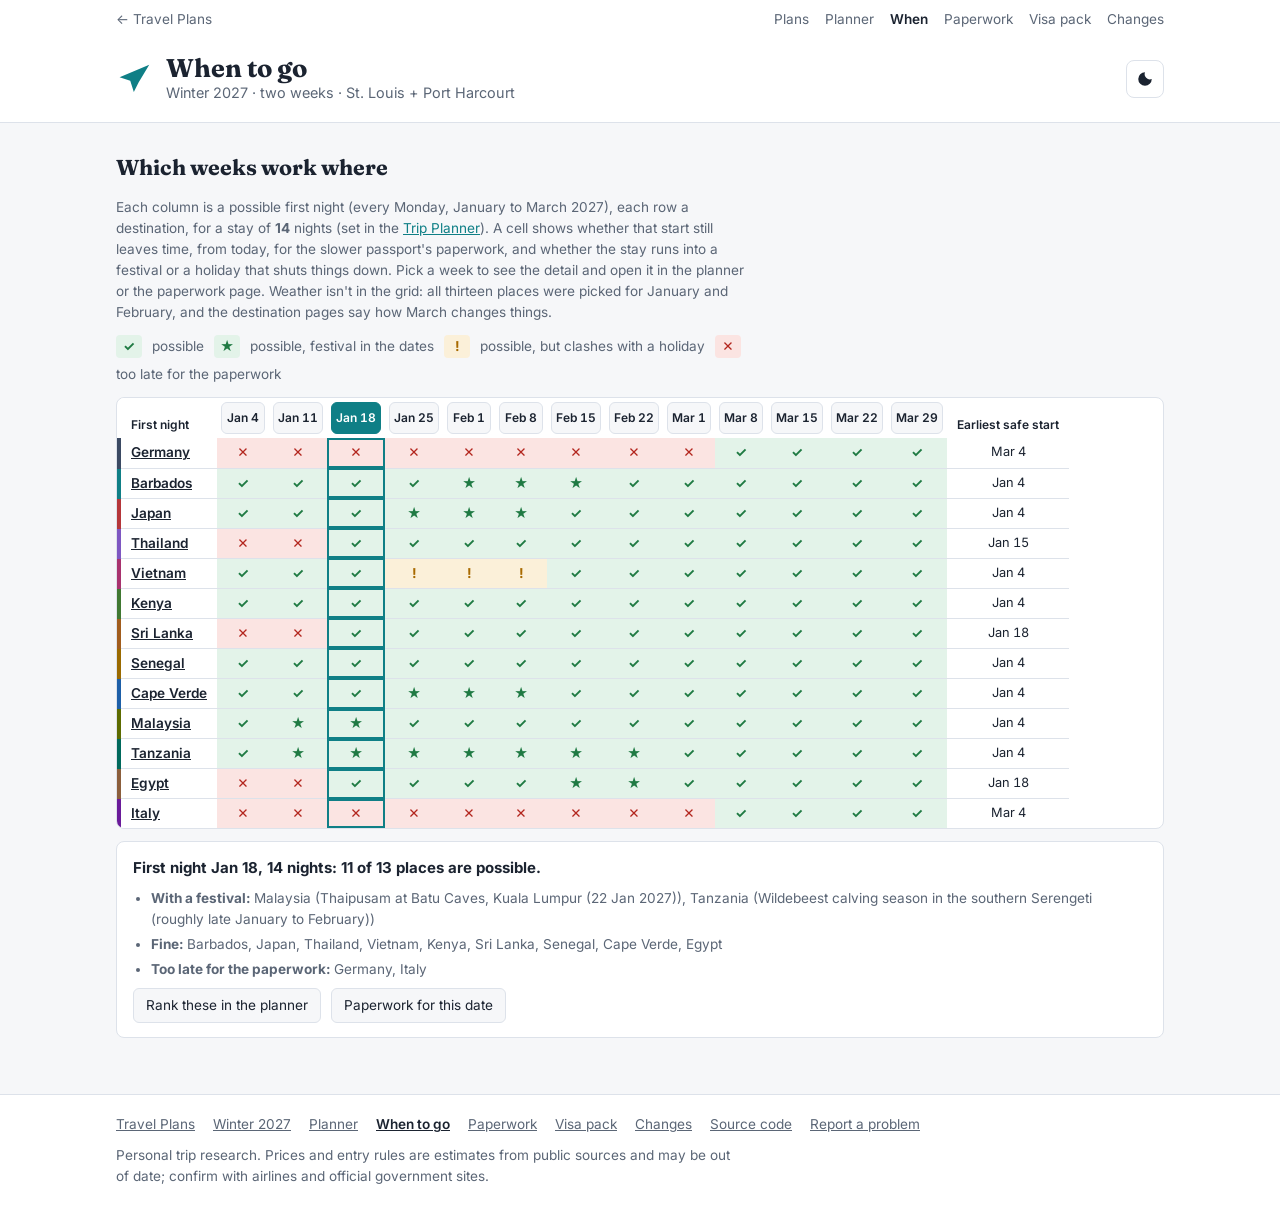
<file: site/when.html>
<!doctype html>
<html lang="en">
<head>
<meta charset="utf-8">
<meta name="viewport" content="width=device-width, initial-scale=1, viewport-fit=cover">
<title>When to go · Travel Plans</title>
<meta name="description" content="Every Monday from January to March 2027 against all thirteen destinations: which first nights still leave time for both passports' visas, and which hit a festival or a shutdown holiday.">
<meta name="theme-color" content="#ffffff" media="(prefers-color-scheme: light)">
<meta name="theme-color" content="#12161d" media="(prefers-color-scheme: dark)">
<link rel="canonical" href="https://wernercd.github.io/TravelPlans/when.html">
<meta property="og:type" content="website">
<meta property="og:title" content="When to go · Travel Plans">
<meta property="og:description" content="Which start dates work for which destination, January to March 2027, at a glance.">
<meta property="og:url" content="https://wernercd.github.io/TravelPlans/when.html">
<meta property="og:image" content="https://wernercd.github.io/TravelPlans/og.png">
<meta name="twitter:card" content="summary_large_image">
<link rel="icon" href="icon.svg" type="image/svg+xml">
<link rel="manifest" href="manifest.webmanifest">
<link rel="apple-touch-icon" href="icon-192.png">
<link rel="preconnect" href="https://fonts.googleapis.com">
<link rel="preconnect" href="https://fonts.gstatic.com" crossorigin>
<link href="https://fonts.googleapis.com/css2?family=Fraunces:opsz,wght@9..144,500;9..144,700&family=Inter:wght@400;500;600&display=swap" rel="stylesheet">
<script>try{var t=localStorage.getItem('travel.theme');if(t==='dark'||t==='light')document.documentElement.dataset.theme=t;}catch(e){}</script>
<link rel="stylesheet" href="styles.css?v=dev">
</head>
<body>
<header class="site-header">
  <div class="wrap hub-bar">
    <a href="./">&larr; Travel Plans</a>
    <nav class="hub-nav" aria-label="Site">
      <a href="./">Plans</a>
      <a href="planner.html">Planner</a>
      <a href="when.html" aria-current="page">When</a>
      <a href="paperwork.html">Paperwork</a>
      <a href="visa-pack.html">Visa pack</a>
      <a href="changes.html">Changes</a>
    </nav>
  </div>
  <div class="wrap header-inner">
    <div class="brand">
      <svg class="logo" viewBox="0 0 32 32" aria-hidden="true"><path d="M28 4L3 14.5l9 3L15 27l4-8z"/></svg>
      <div>
        <h1>When to go</h1>
        <p class="tagline">Winter 2027 · two weeks · St. Louis + Port Harcourt</p>
      </div>
    </div>
    <button id="themeBtn" class="icon-btn" type="button" aria-label="Toggle dark mode" title="Toggle dark mode">
      <svg viewBox="0 0 24 24" aria-hidden="true"><path d="M12 3a9 9 0 1 0 9 9 7 7 0 0 1-9-9z"/></svg>
    </button>
  </div>
</header>

<main class="wrap">
  <section class="stack">
    <h2>Which weeks work where</h2>
    <p class="small">Each column is a possible first night (every Monday, January to March 2027), each row a destination, for a stay of <b id="whNights">14</b> nights (set in the <a href="planner.html">Trip Planner</a>). A cell shows whether that start still leaves time, from today, for the slower passport's paperwork, and whether the stay runs into a festival or a holiday that shuts things down. Pick a week to see the detail and open it in the planner or the paperwork page. Weather isn't in the grid: all thirteen places were picked for January and February, and the destination pages say how March changes things.</p>
    <p class="small wh-legend"><span class="wh-c ok"><span aria-hidden="true">✓</span></span> possible <span class="wh-c good"><span aria-hidden="true">★</span></span> possible, festival in the dates <span class="wh-c clash"><span aria-hidden="true">!</span></span> possible, but clashes with a holiday <span class="wh-c late"><span aria-hidden="true">✕</span></span> too late for the paperwork</p>
    <p id="whFallback" class="small">Loading the date grid...</p>
    <div id="when" data-trip="winter-2027" hidden>
      <div class="tablewrap wh-wrap"><table id="whGrid" class="wh-grid"></table></div>
      <div id="whDetail" class="note" tabindex="-1" role="status" aria-live="polite"></div>
    </div>
  </section>
</main>

<footer class="site-footer">
  <div class="wrap">
    <ul class="foot-links">
      <li><a href="./">Travel Plans</a></li>
      <li><a href="winter-2027.html">Winter 2027</a></li>
      <li><a href="planner.html">Planner</a></li>
      <li><a href="when.html" aria-current="page">When to go</a></li>
      <li><a href="paperwork.html">Paperwork</a></li>
      <li><a href="visa-pack.html">Visa pack</a></li>
      <li><a href="changes.html">Changes</a></li>
      <li><a href="https://github.com/WernerCD/TravelPlans" rel="noopener">Source code</a></li>
      <li><a href="https://github.com/WernerCD/TravelPlans/issues" rel="noopener">Report a problem</a></li>
    </ul>
    <p>Personal trip research. Prices and entry rules are estimates from public sources and may be out of date; confirm with airlines and official government sites.</p>
  </div>
</footer>
<script src="theme.js?v=dev"></script>
<script src="when.js?v=dev"></script>
<script src="version.js?v=dev"></script>
</body>
</html>
</file>
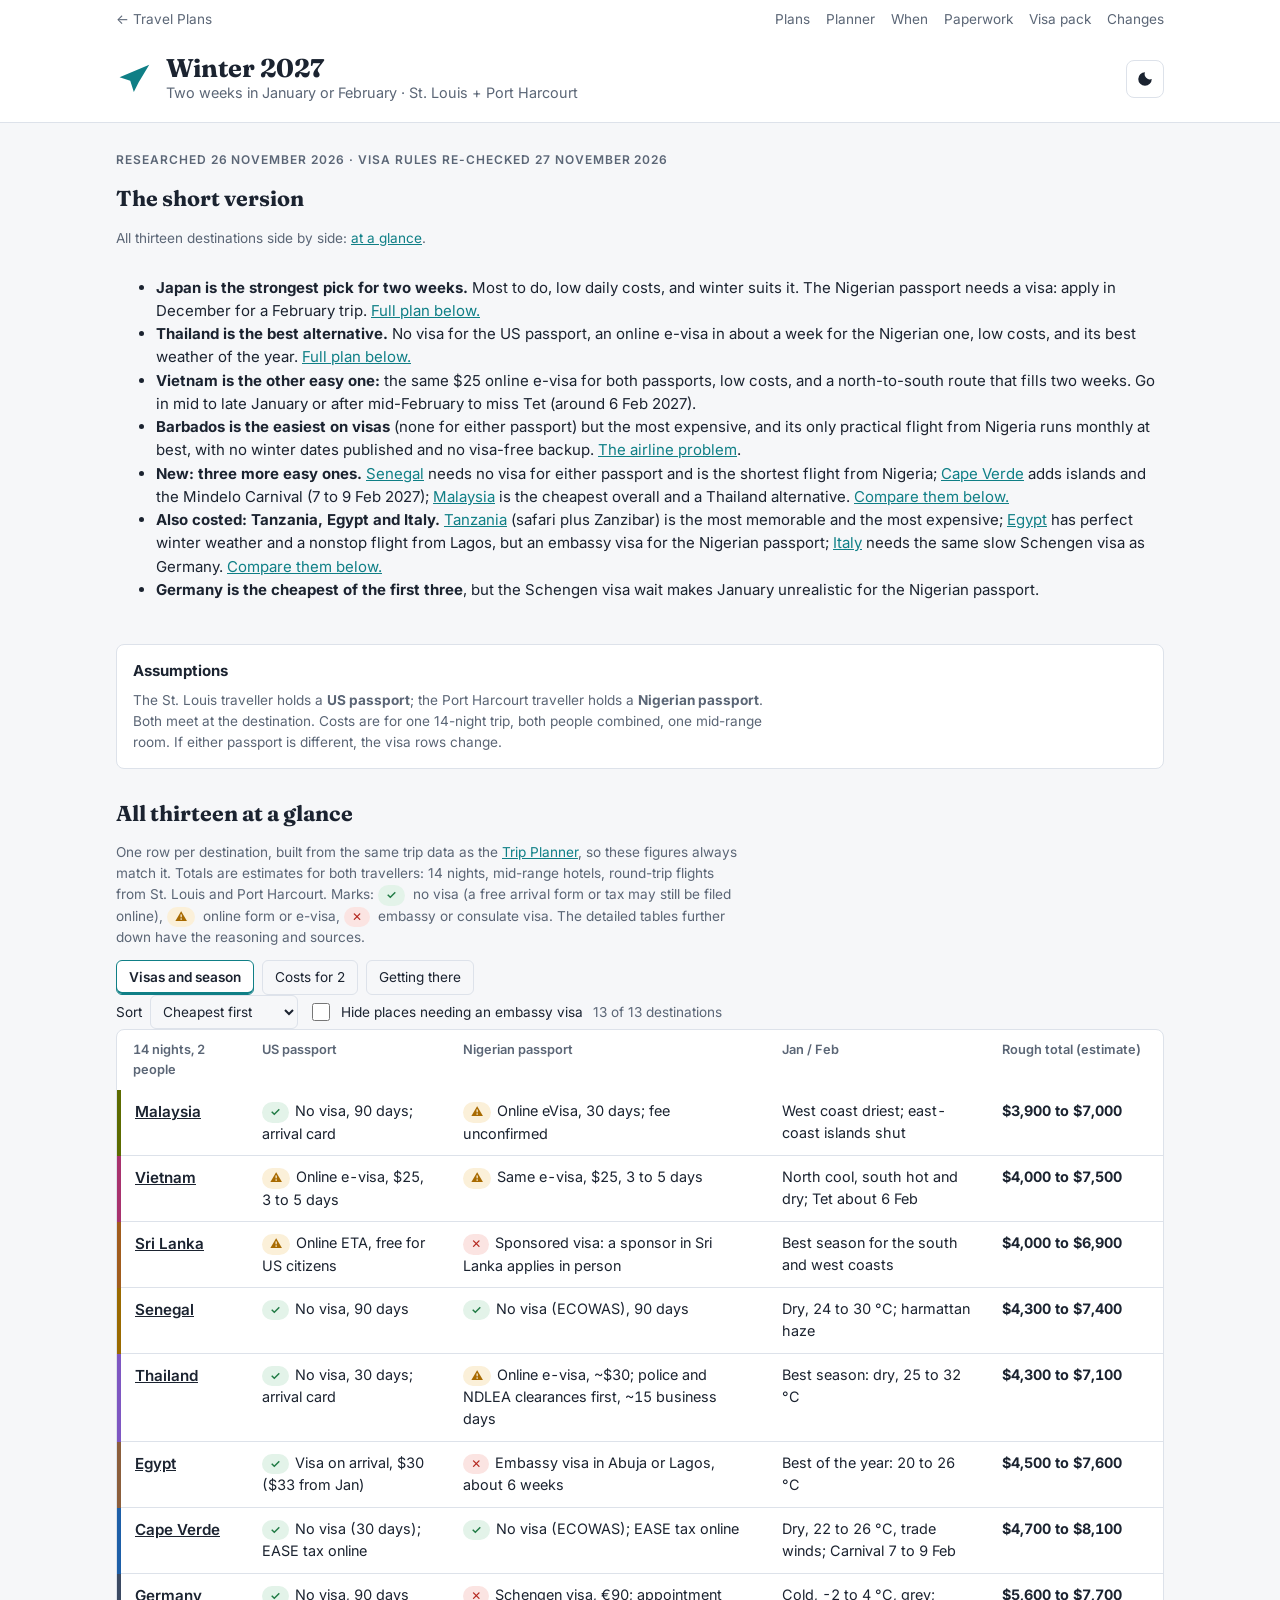
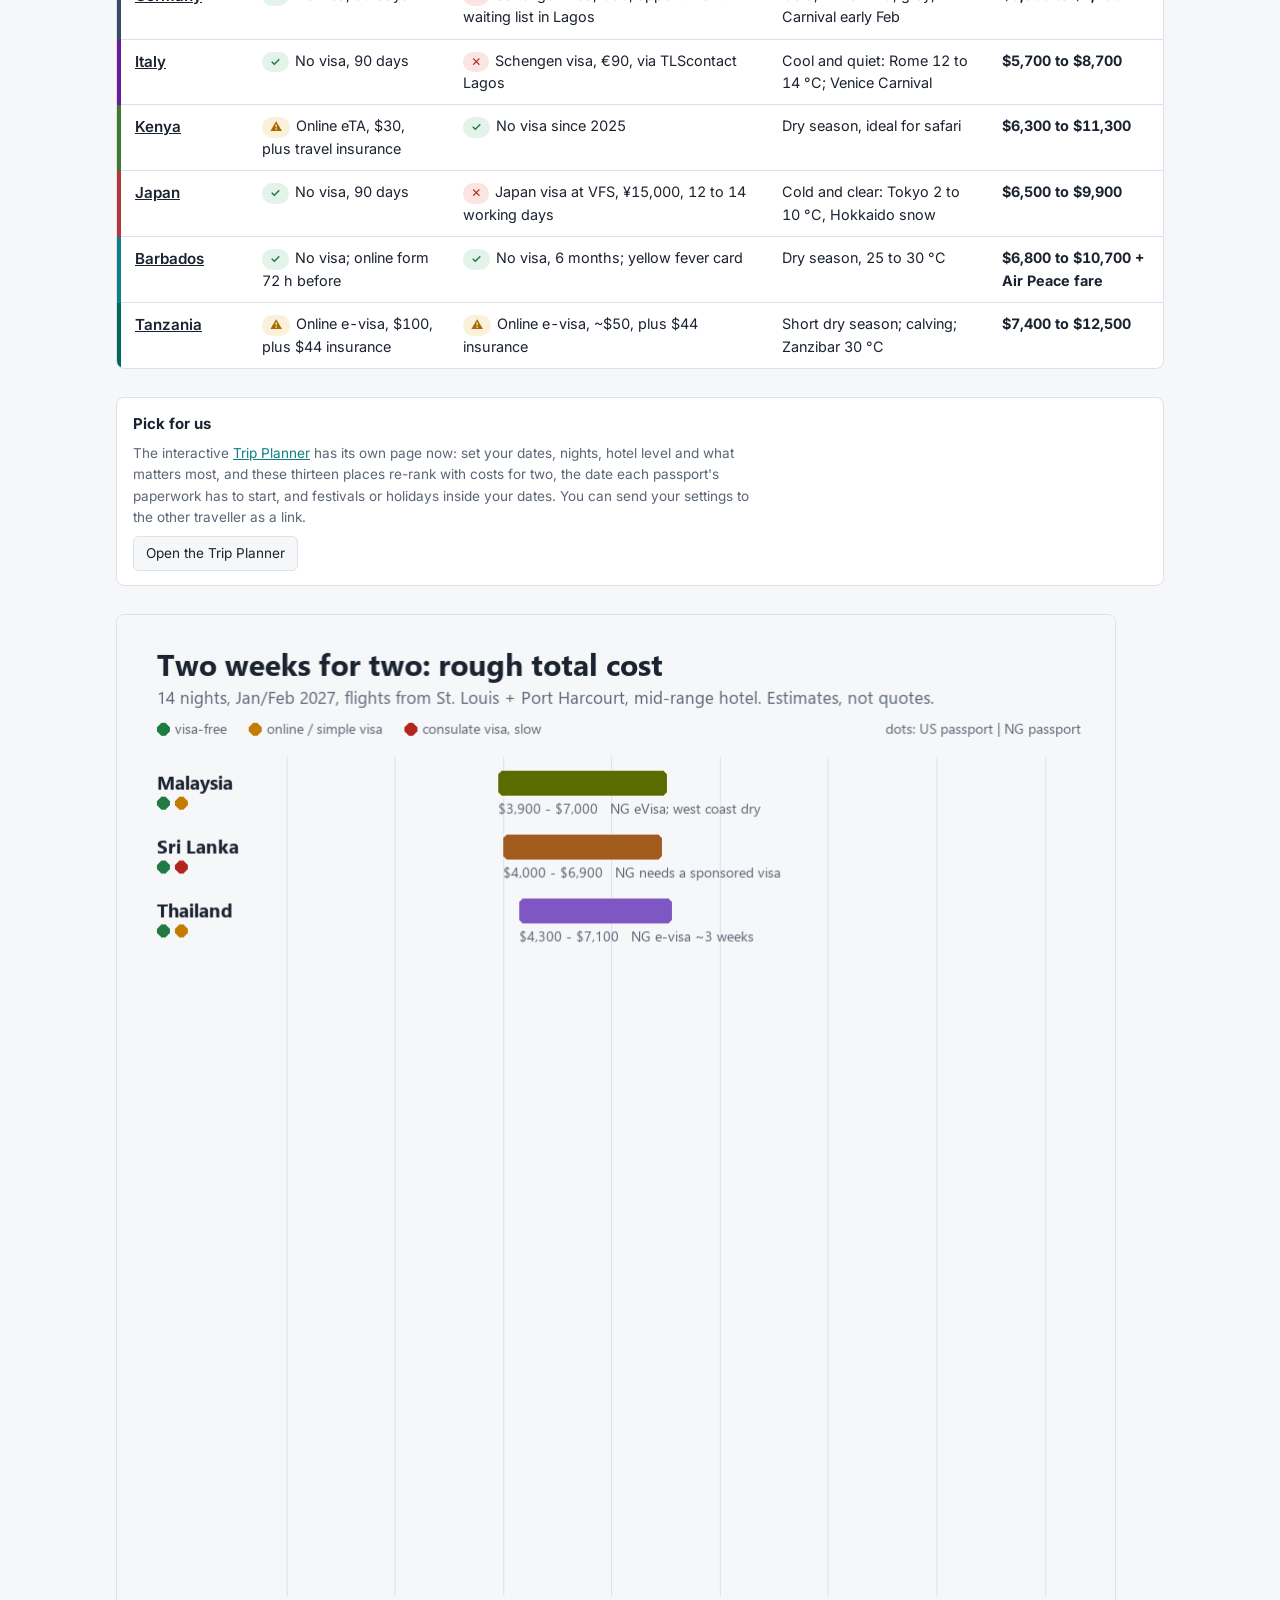
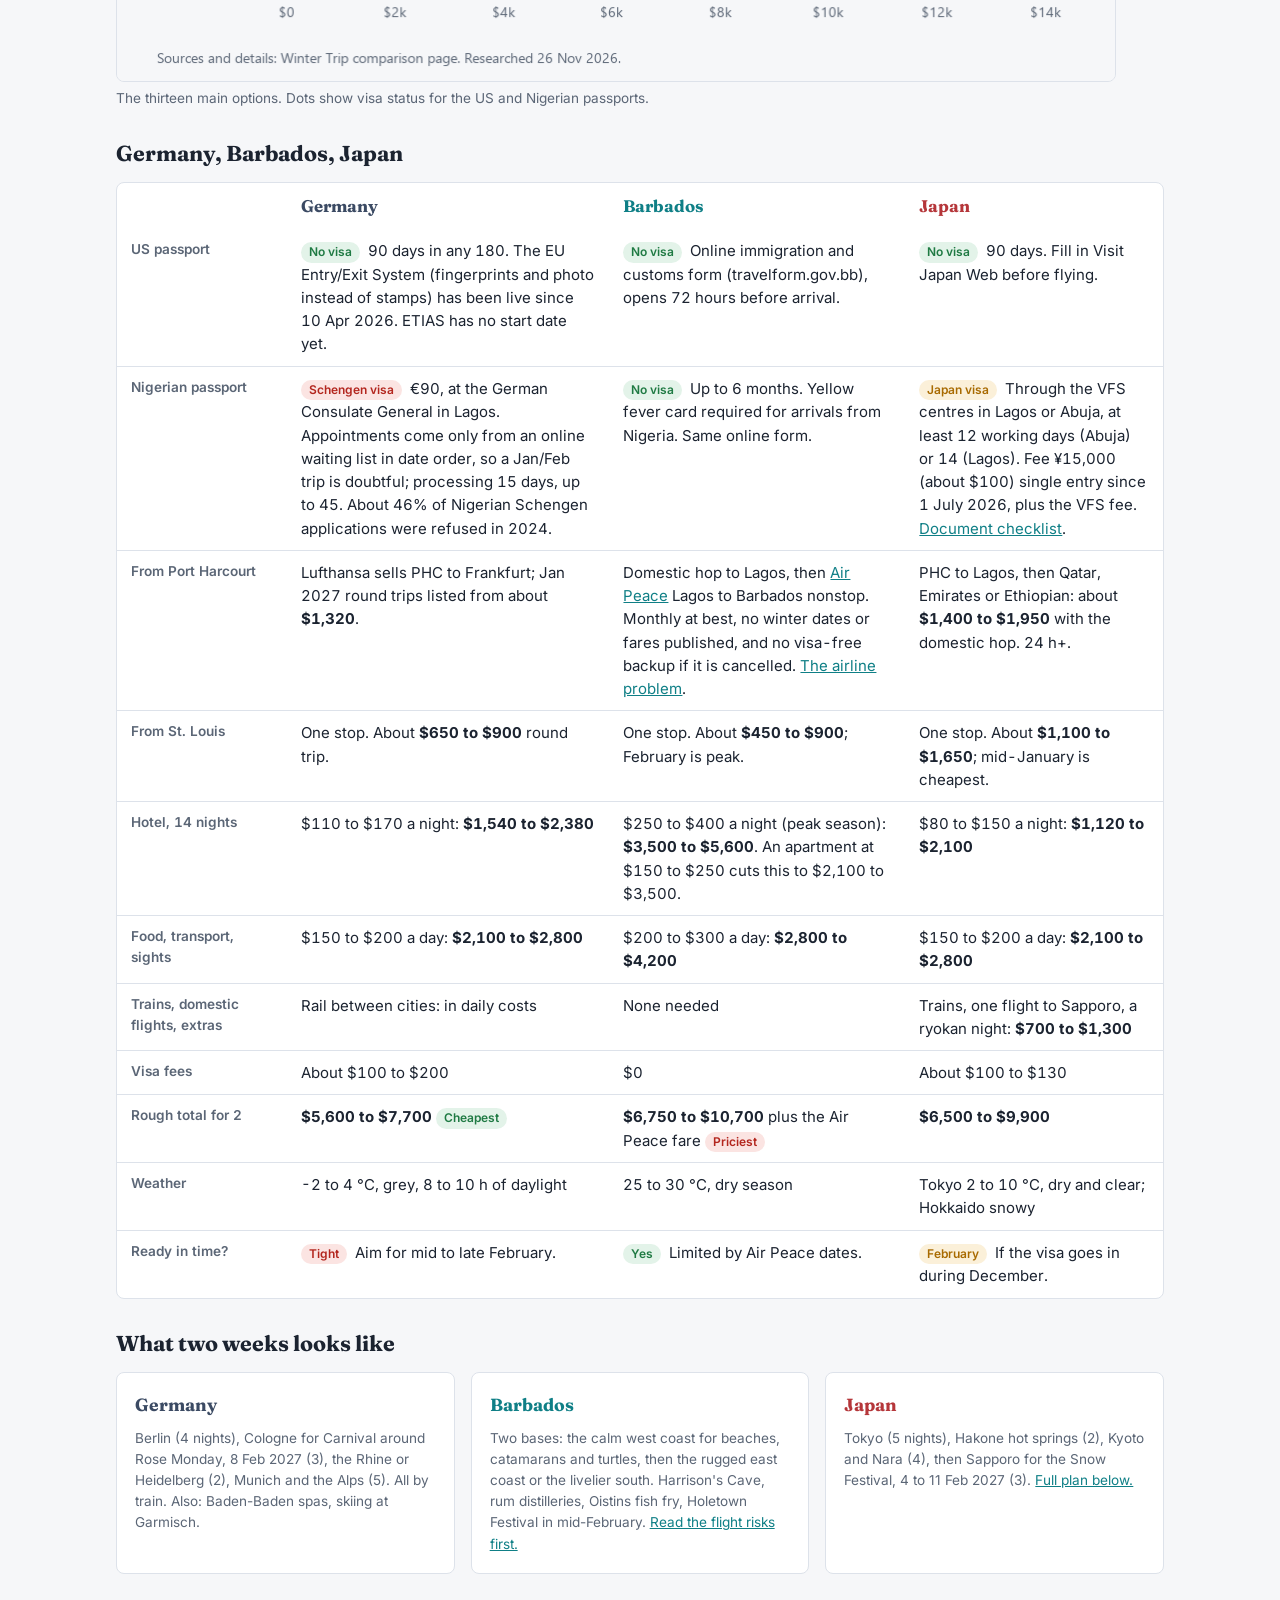
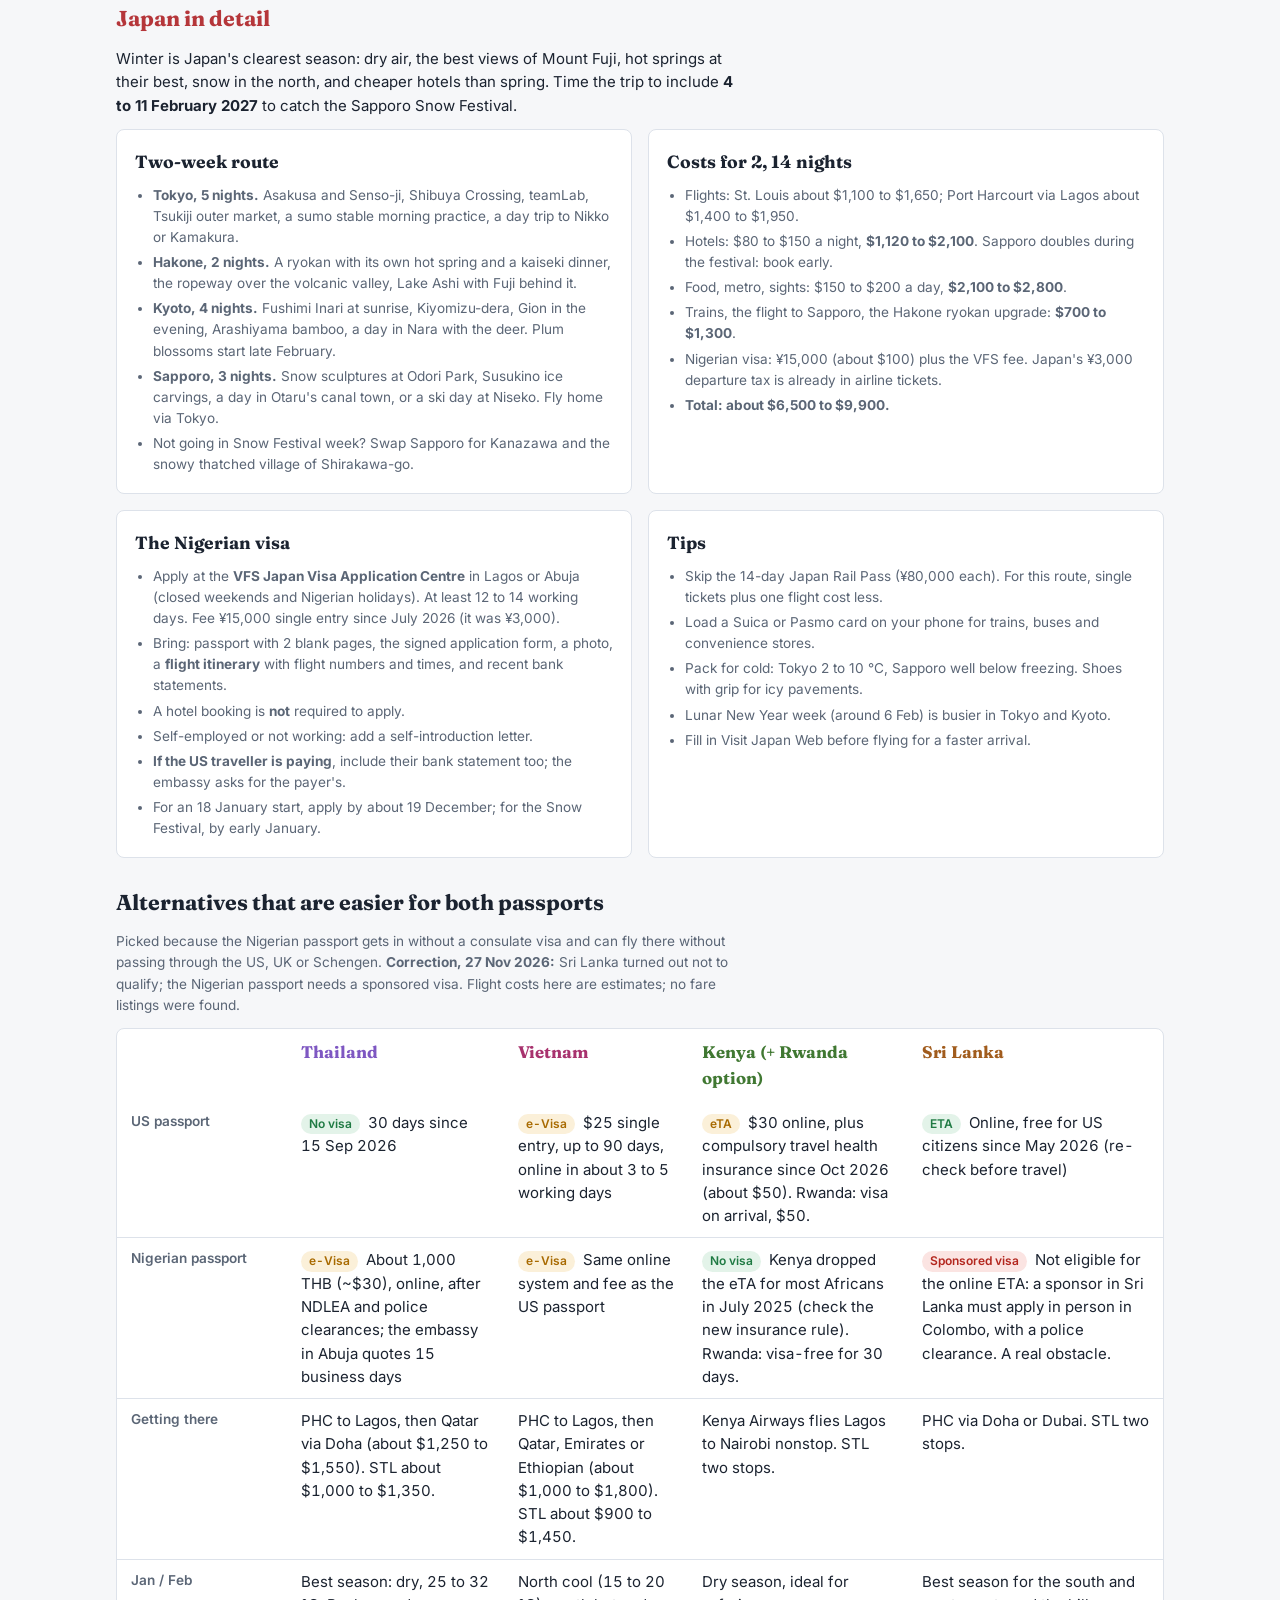
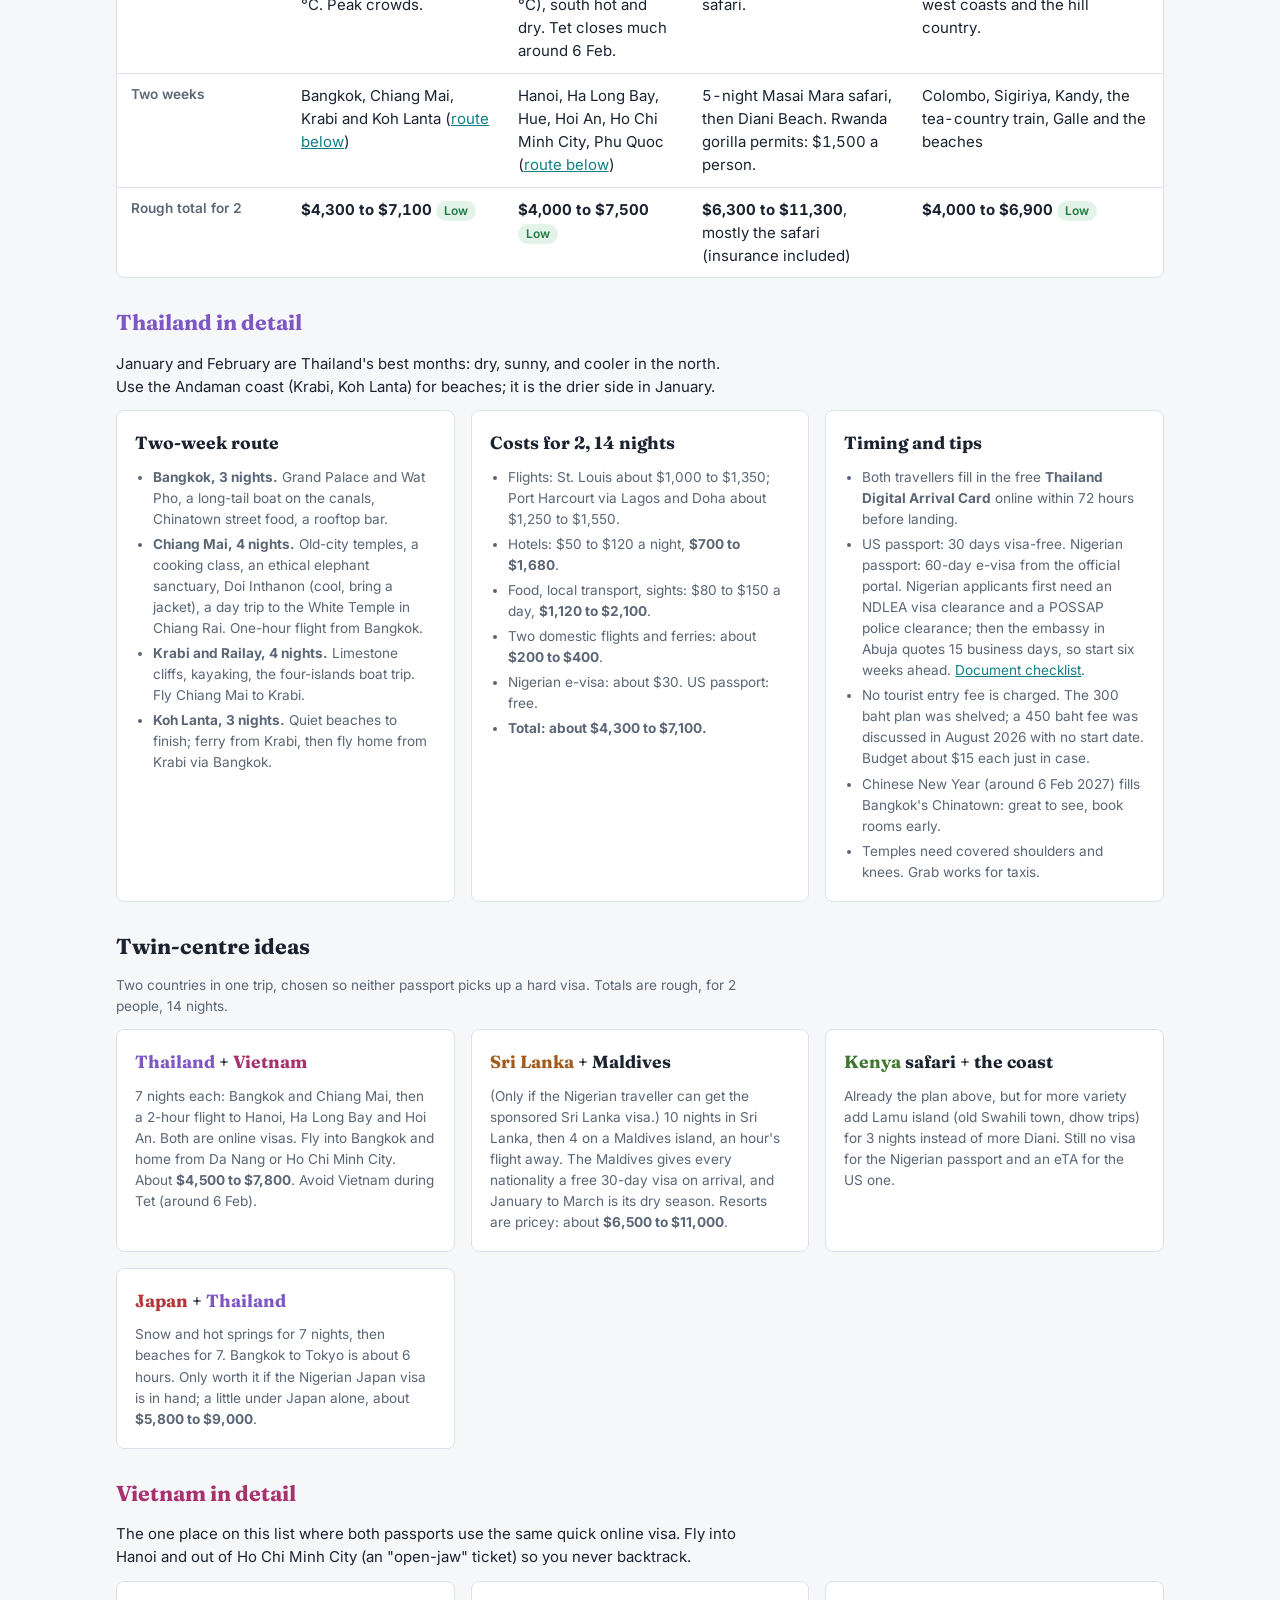
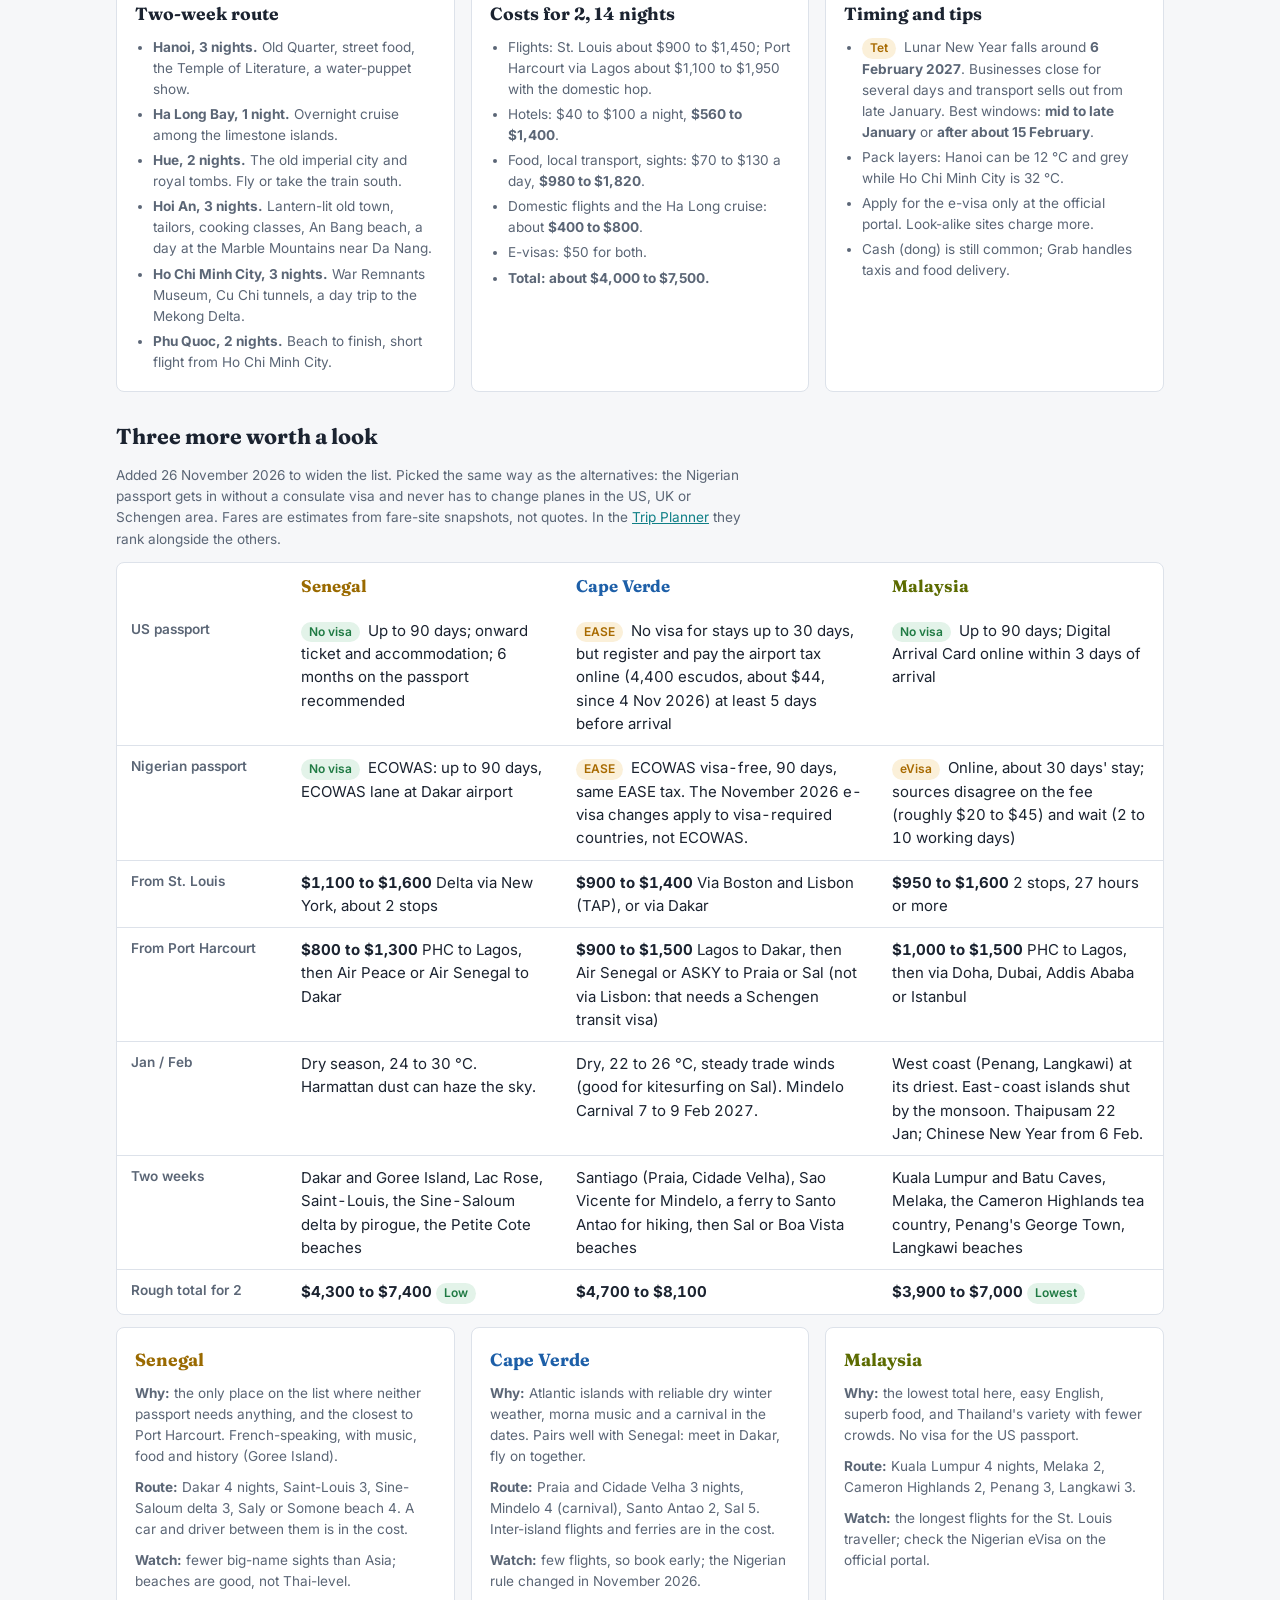
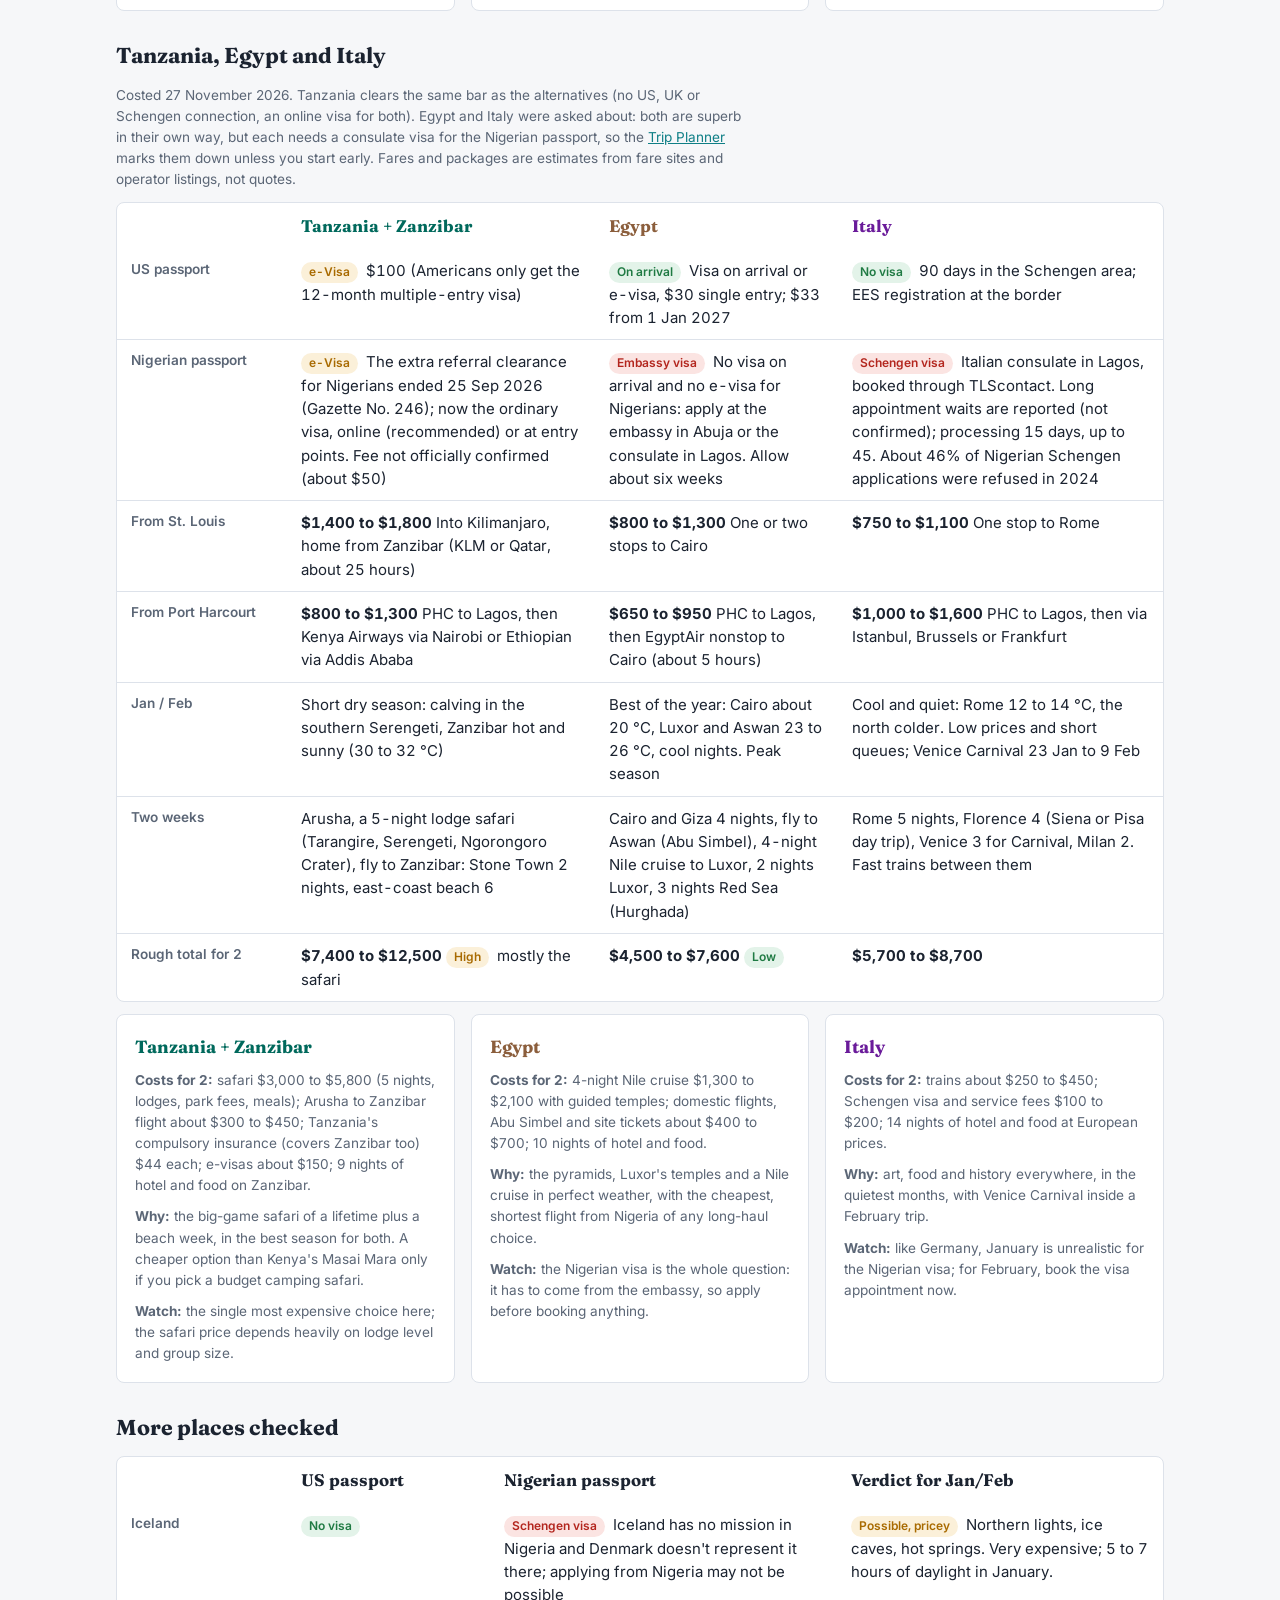
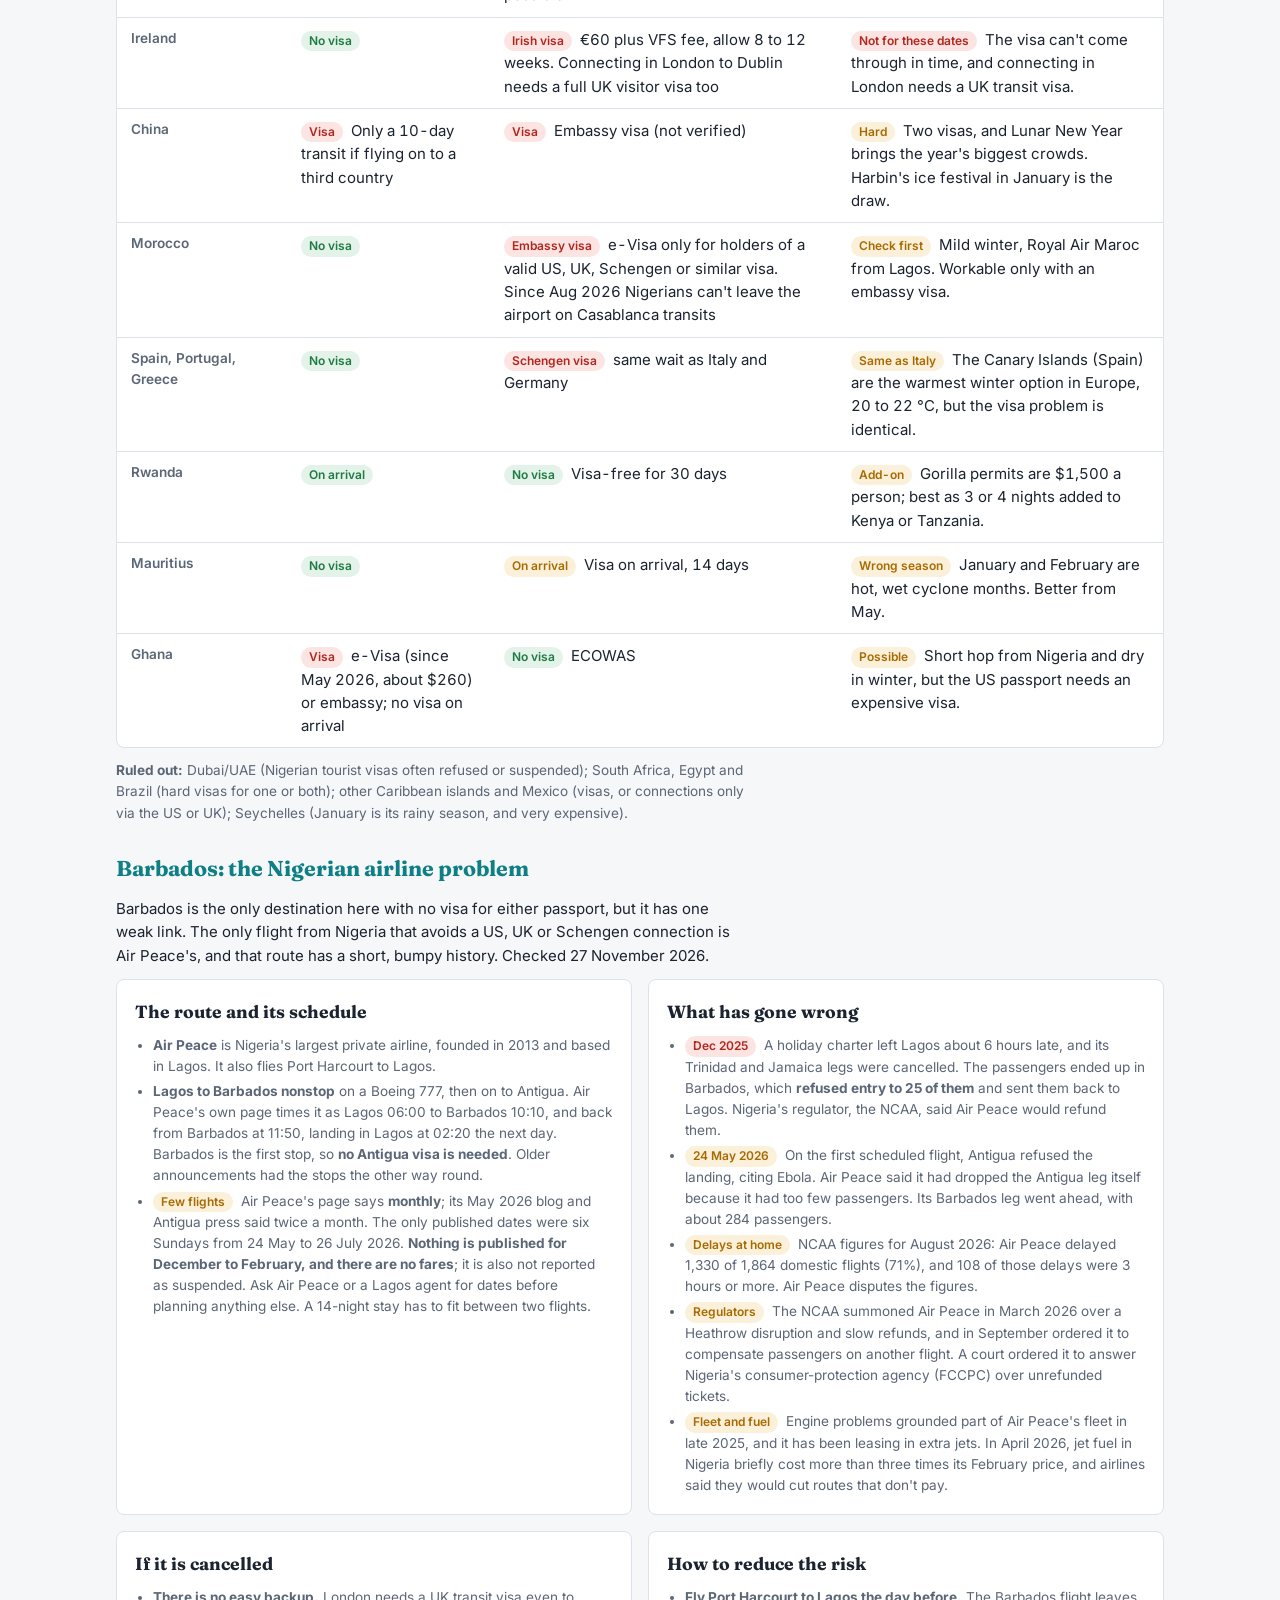
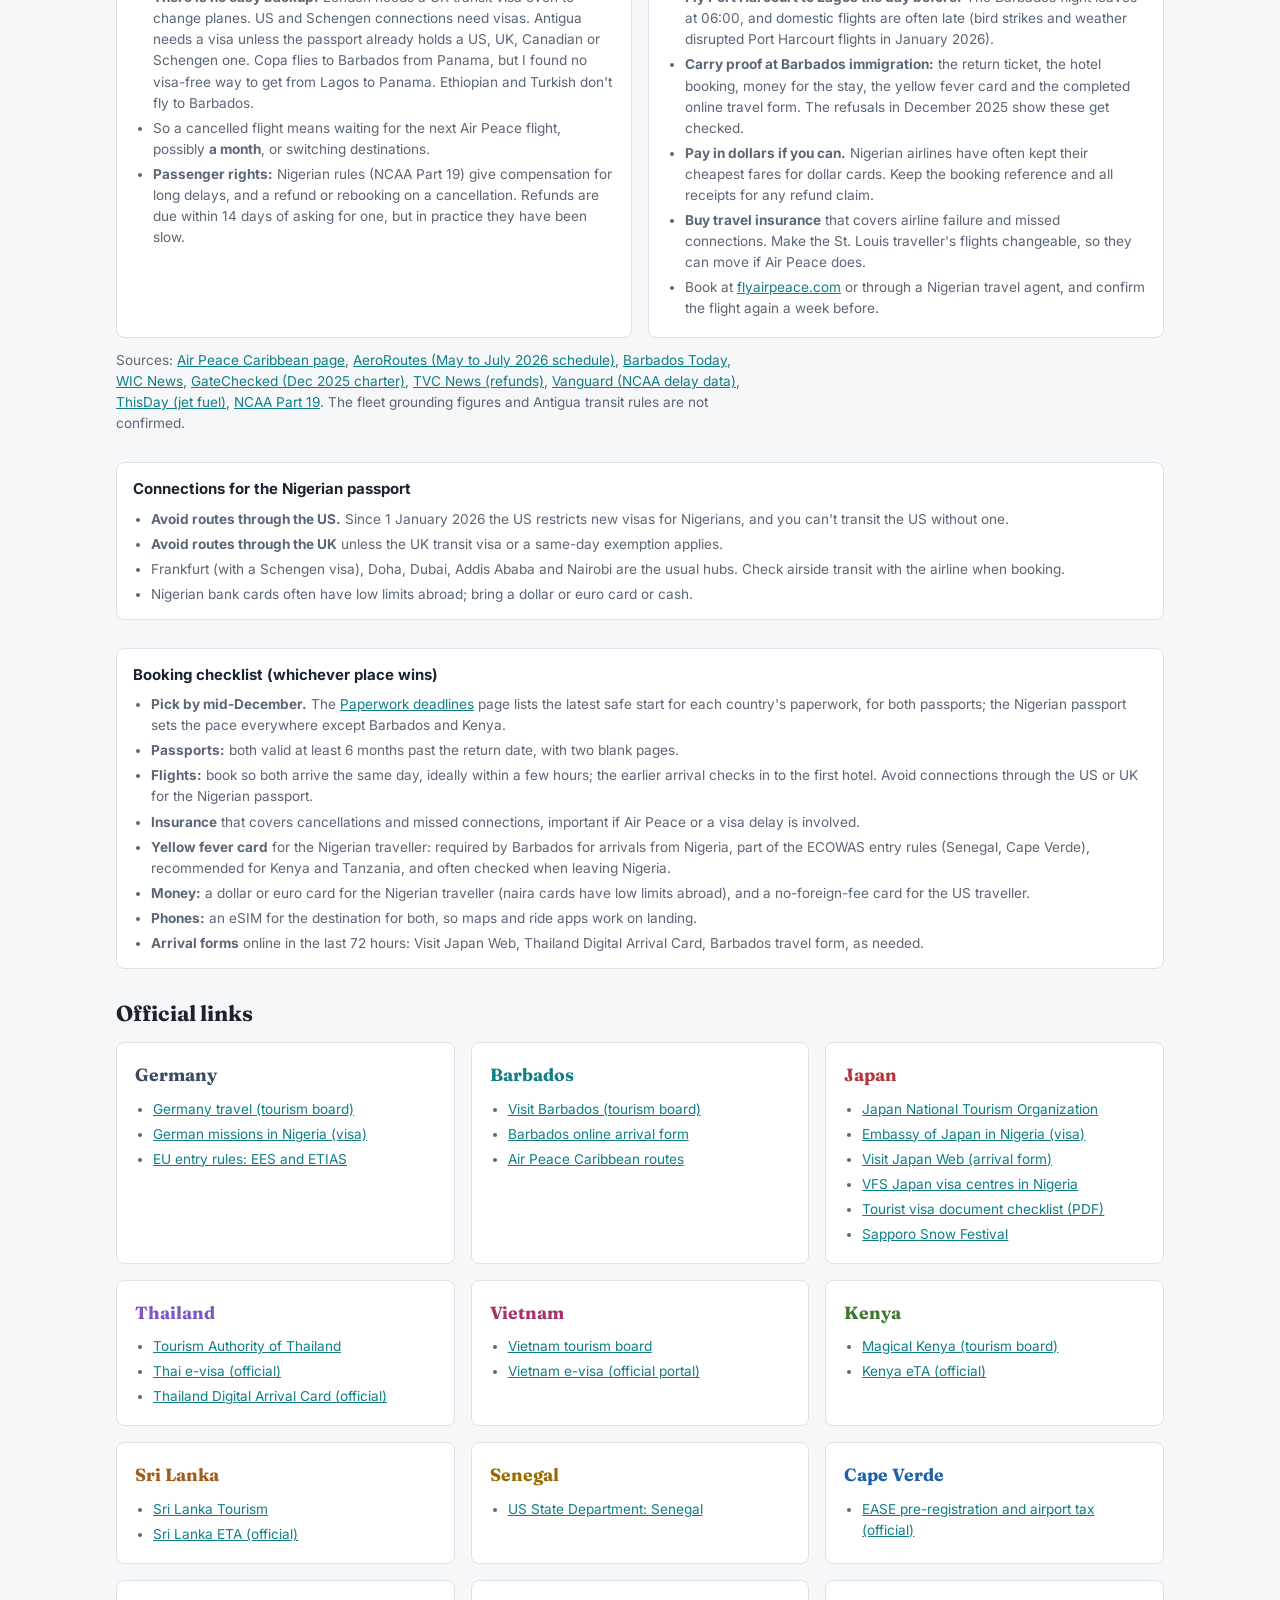
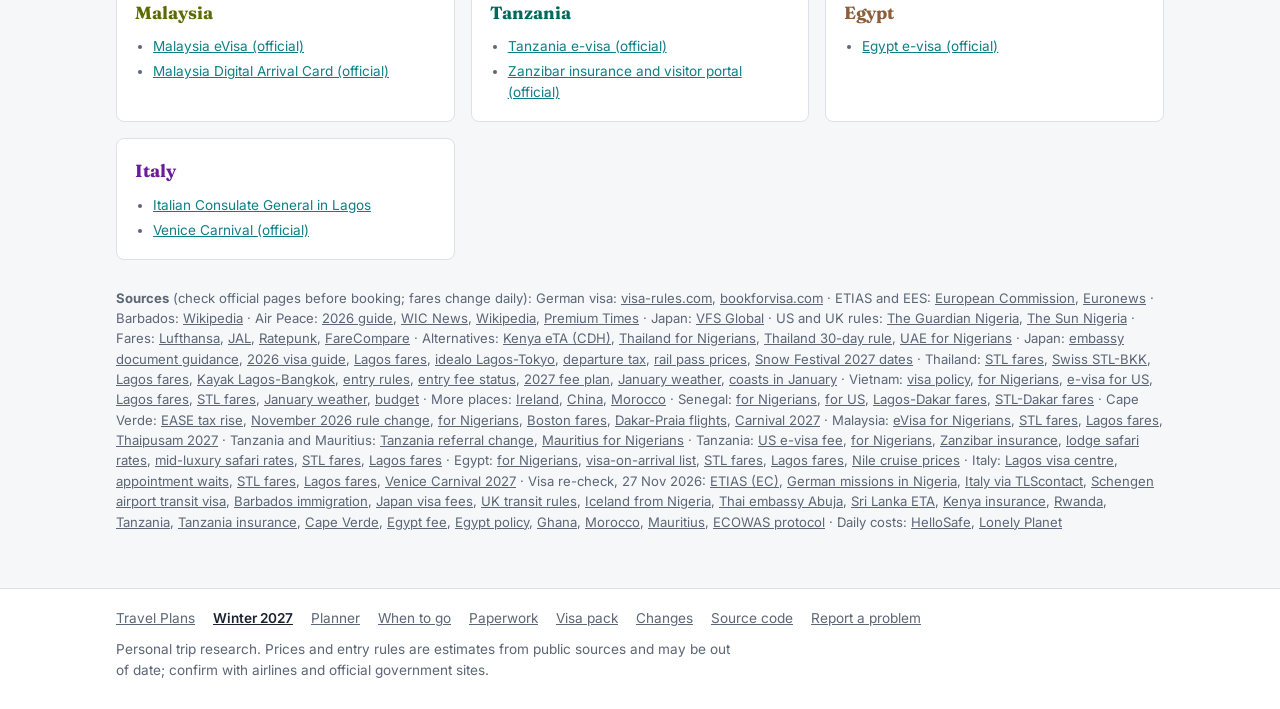
<file: site/winter-2027.html>
<!doctype html>
<html lang="en">
<head>
<meta charset="utf-8">
<meta name="viewport" content="width=device-width, initial-scale=1, viewport-fit=cover">
<title>Winter 2027 · Travel Plans</title>
<meta name="description" content="A two-week Jan/Feb 2027 trip for a US and a Nigerian passport: Germany, Barbados and Japan compared, plus Thailand, Vietnam, Kenya, Sri Lanka and more.">
<meta name="theme-color" content="#ffffff" media="(prefers-color-scheme: light)">
<meta name="theme-color" content="#12161d" media="(prefers-color-scheme: dark)">
<link rel="canonical" href="https://wernercd.github.io/TravelPlans/winter-2027.html">
<meta property="og:type" content="article">
<meta property="og:title" content="Winter 2027 · Travel Plans">
<meta property="og:description" content="Two weeks, two passports: visas, flights, costs and options for Jan/Feb 2027.">
<meta property="og:url" content="https://wernercd.github.io/TravelPlans/winter-2027.html">
<meta property="og:image" content="https://wernercd.github.io/TravelPlans/og.png">
<meta name="twitter:card" content="summary_large_image">
<link rel="icon" href="icon.svg" type="image/svg+xml">
<link rel="manifest" href="manifest.webmanifest">
<link rel="apple-touch-icon" href="icon-192.png">
<link rel="preconnect" href="https://fonts.googleapis.com">
<link rel="preconnect" href="https://fonts.gstatic.com" crossorigin>
<link href="https://fonts.googleapis.com/css2?family=Fraunces:opsz,wght@9..144,500;9..144,700&family=Inter:wght@400;500;600&display=swap" rel="stylesheet">
<script>try{var t=localStorage.getItem('travel.theme');if(t==='dark'||t==='light')document.documentElement.dataset.theme=t;}catch(e){}</script>
<link rel="stylesheet" href="styles.css?v=dev">
</head>
<body>
<header class="site-header">
  <div class="wrap hub-bar">
    <a href="./">&larr; Travel Plans</a>
    <nav class="hub-nav" aria-label="Site">
      <a href="./">Plans</a>
      <a href="planner.html">Planner</a>
      <a href="when.html">When</a>
      <a href="paperwork.html">Paperwork</a>
      <a href="visa-pack.html">Visa pack</a>
      <a href="changes.html">Changes</a>
    </nav>
  </div>
  <div class="wrap header-inner">
    <div class="brand">
      <svg class="logo" viewBox="0 0 32 32" aria-hidden="true"><path d="M28 4L3 14.5l9 3L15 27l4-8z"/></svg>
      <div>
        <h1>Winter 2027</h1>
        <p class="tagline">Two weeks in January or February · St. Louis + Port Harcourt</p>
      </div>
    </div>
    <button id="themeBtn" class="icon-btn" type="button" aria-label="Toggle dark mode" title="Toggle dark mode">
      <svg viewBox="0 0 24 24" aria-hidden="true"><path d="M12 3a9 9 0 1 0 9 9 7 7 0 0 1-9-9z"/></svg>
    </button>
  </div>
</header>

<main class="wrap">
  <section class="stack">
    <span class="eyebrow">Researched 26 November 2026 · visa rules re-checked 27 November 2026</span>
    <h2>The short version</h2>
    <p class="small">All thirteen destinations side by side: <a href="#at-a-glance">at a glance</a>.</p>
    <ul>
      <li><b>Japan is the strongest pick for two weeks.</b> Most to do, low daily costs, and winter suits it. The Nigerian passport needs a visa: apply in December for a February trip. <a href="#japan">Full plan below.</a></li>
      <li><b>Thailand is the best alternative.</b> No visa for the US passport, an online e-visa in about a week for the Nigerian one, low costs, and its best weather of the year. <a href="#thailand">Full plan below.</a></li>
      <li><b>Vietnam is the other easy one:</b> the same $25 online e-visa for both passports, low costs, and a north-to-south route that fills two weeks. Go in mid to late January or after mid-February to miss Tet (around 6 Feb 2027).</li>
      <li><b>Barbados is the easiest on visas</b> (none for either passport) but the most expensive, and its only practical flight from Nigeria runs monthly at best, with no winter dates published and no visa-free backup. <a href="#air-peace">The airline problem</a>.</li>
      <li><b>New: three more easy ones.</b> <a href="#senegal">Senegal</a> needs no visa for either passport and is the shortest flight from Nigeria; <a href="#capeverde">Cape Verde</a> adds islands and the Mindelo Carnival (7 to 9 Feb 2027); <a href="#malaysia">Malaysia</a> is the cheapest overall and a Thailand alternative. <a href="#new-ideas">Compare them below.</a></li>
      <li><b>Also costed: Tanzania, Egypt and Italy.</b> <a href="#tanzania">Tanzania</a> (safari plus Zanzibar) is the most memorable and the most expensive; <a href="#egypt">Egypt</a> has perfect winter weather and a nonstop flight from Lagos, but an embassy visa for the Nigerian passport; <a href="#italy">Italy</a> needs the same slow Schengen visa as Germany. <a href="#tz-eg-it">Compare them below.</a></li>
      <li><b>Germany is the cheapest of the first three</b>, but the Schengen visa wait makes January unrealistic for the Nigerian passport.</li>
    </ul>
  </section>

  <section class="note">
    <strong>Assumptions</strong>
    <p class="small">The St. Louis traveller holds a <b>US passport</b>; the Port Harcourt traveller holds a <b>Nigerian passport</b>. Both meet at the destination. Costs are for one 14-night trip, both people combined, one mid-range room. If either passport is different, the visa rows change.</p>
  </section>

  <section class="stack" id="at-a-glance">
    <h2>All thirteen at a glance</h2>
    <p class="small">One row per destination, built from the same trip data as the <a href="planner.html">Trip Planner</a>, so these figures always match it. Totals are estimates for both travellers: 14 nights, mid-range hotels, round-trip flights from St. Louis and Port Harcourt. Marks: <span class="chip g">✓</span> no visa (a free arrival form or tax may still be filed online), <span class="chip w">⚠</span> online form or e-visa, <span class="chip b">✕</span> embassy or consulate visa. The detailed tables further down have the reasoning and sources.</p>
    <p id="glFallback" class="small">Loading the summary tables...</p>
    <div id="glance" data-trip="winter-2027" hidden>
      <div class="pick-actions">
        <div id="glViews" class="vp-tabs" role="group" aria-label="Choose a table"></div>
      </div>
      <div class="pick-actions">
        <label class="field gl-sort" for="glSort">Sort
          <select id="glSort"><option value="cost">Cheapest first</option><option value="visa">Easiest visas first</option><option value="name">A to Z</option></select></label>
        <label class="pw-check" for="glHide"><input type="checkbox" id="glHide"> Hide places needing an embassy visa</label>
        <span class="small" id="glCount" role="status"></span>
      </div>
      <div class="tablewrap"><table id="glTable" class="glance"></table></div>
    </div>
  </section>

  <section class="note" id="pick">
    <strong>Pick for us</strong>
    <p class="small">The interactive <a href="planner.html">Trip Planner</a> has its own page now: set your dates, nights, hotel level and what matters most, and these thirteen places re-rank with costs for two, the date each passport's paperwork has to start, and festivals or holidays inside your dates. You can send your settings to the other traveller as a link.</p>
    <p><a class="btn" href="planner.html">Open the Trip Planner</a></p>
  </section>

  <figure class="figure">
    <img src="winter-trip-costs.gif" width="1000" height="1068" alt="Animated bar chart of rough 14-night totals for two people: Malaysia $3,900 to $7,000, Sri Lanka $4,000 to $6,900, Thailand $4,300 to $7,100, Vietnam $4,000 to $7,500, Senegal $4,300 to $7,400, Cape Verde $4,700 to $8,100, Egypt $4,500 to $7,600, Germany $5,600 to $7,700, Italy $5,700 to $8,700, Japan $6,500 to $9,900, Barbados $6,750 to $10,700 plus the Air Peace fare, Kenya $6,300 to $11,300, Tanzania $7,400 to $12,500.">
    <figcaption class="small">The thirteen main options. Dots show visa status for the US and Nigerian passports.</figcaption>
  </figure>

  <section class="stack" id="compare">
    <h2>Germany, Barbados, Japan</h2>
    <div class="tablewrap">
    <table>
      <thead><tr><th></th><th class="c-de">Germany</th><th class="c-bb">Barbados</th><th class="c-jp">Japan</th></tr></thead>
      <tbody>
        <tr><th>US passport</th>
          <td><span class="chip g">No visa</span> 90 days in any 180. The EU Entry/Exit System (fingerprints and photo instead of stamps) has been live since 10 Apr 2026. ETIAS has no start date yet.</td>
          <td><span class="chip g">No visa</span> Online immigration and customs form (travelform.gov.bb), opens 72 hours before arrival.</td>
          <td><span class="chip g">No visa</span> 90 days. Fill in Visit Japan Web before flying.</td></tr>
        <tr><th>Nigerian passport</th>
          <td><span class="chip b">Schengen visa</span> €90, at the German Consulate General in Lagos. Appointments come only from an online waiting list in date order, so a Jan/Feb trip is doubtful; processing 15 days, up to 45. About 46% of Nigerian Schengen applications were refused in 2024.</td>
          <td><span class="chip g">No visa</span> Up to 6 months. Yellow fever card required for arrivals from Nigeria. Same online form.</td>
          <td><span class="chip w">Japan visa</span> Through the VFS centres in Lagos or Abuja, at least 12 working days (Abuja) or 14 (Lagos). Fee ¥15,000 (about $100) single entry since 1 July 2026, plus the VFS fee. <a href="visa-pack.html#p=japan">Document checklist</a>.</td></tr>
        <tr><th>From Port Harcourt</th>
          <td>Lufthansa sells PHC to Frankfurt; Jan 2027 round trips listed from about <b>$1,320</b>.</td>
          <td>Domestic hop to Lagos, then <a href="#air-peace">Air Peace</a> Lagos to Barbados nonstop. Monthly at best, no winter dates or fares published, and no visa-free backup if it is cancelled. <a href="#air-peace">The airline problem</a>.</td>
          <td>PHC to Lagos, then Qatar, Emirates or Ethiopian: about <b>$1,400 to $1,950</b> with the domestic hop. 24 h+.</td></tr>
        <tr><th>From St. Louis</th>
          <td>One stop. About <b>$650 to $900</b> round trip.</td>
          <td>One stop. About <b>$450 to $900</b>; February is peak.</td>
          <td>One stop. About <b>$1,100 to $1,650</b>; mid-January is cheapest.</td></tr>
        <tr><th>Hotel, 14 nights</th>
          <td>$110 to $170 a night: <b>$1,540 to $2,380</b></td>
          <td>$250 to $400 a night (peak season): <b>$3,500 to $5,600</b>. An apartment at $150 to $250 cuts this to $2,100 to $3,500.</td>
          <td>$80 to $150 a night: <b>$1,120 to $2,100</b></td></tr>
        <tr><th>Food, transport, sights</th>
          <td>$150 to $200 a day: <b>$2,100 to $2,800</b></td>
          <td>$200 to $300 a day: <b>$2,800 to $4,200</b></td>
          <td>$150 to $200 a day: <b>$2,100 to $2,800</b></td></tr>
        <tr><th>Trains, domestic flights, extras</th><td>Rail between cities: in daily costs</td><td>None needed</td><td>Trains, one flight to Sapporo, a ryokan night: <b>$700 to $1,300</b></td></tr>
        <tr><th>Visa fees</th><td>About $100 to $200</td><td>$0</td><td>About $100 to $130</td></tr>
        <tr><th>Rough total for 2</th>
          <td><b>$5,600 to $7,700</b> <span class="chip g">Cheapest</span></td>
          <td><b>$6,750 to $10,700</b> plus the Air Peace fare <span class="chip b">Priciest</span></td>
          <td><b>$6,500 to $9,900</b></td></tr>
        <tr><th>Weather</th>
          <td>-2 to 4 °C, grey, 8 to 10 h of daylight</td>
          <td>25 to 30 °C, dry season</td>
          <td>Tokyo 2 to 10 °C, dry and clear; Hokkaido snowy</td></tr>
        <tr><th>Ready in time?</th>
          <td><span class="chip b">Tight</span> Aim for mid to late February.</td>
          <td><span class="chip g">Yes</span> Limited by Air Peace dates.</td>
          <td><span class="chip w">February</span> If the visa goes in during December.</td></tr>
      </tbody>
    </table>
    </div>
  </section>

  <section class="stack">
    <h2>What two weeks looks like</h2>
    <div class="cards">
      <div class="card"><h3 class="c-de">Germany</h3>
        <p class="small">Berlin (4 nights), Cologne for Carnival around Rose Monday, 8 Feb 2027 (3), the Rhine or Heidelberg (2), Munich and the Alps (5). All by train. Also: Baden-Baden spas, skiing at Garmisch.</p></div>
      <div class="card"><h3 class="c-bb">Barbados</h3>
        <p class="small">Two bases: the calm west coast for beaches, catamarans and turtles, then the rugged east coast or the livelier south. Harrison's Cave, rum distilleries, Oistins fish fry, Holetown Festival in mid-February. <a href="#air-peace">Read the flight risks first.</a></p></div>
      <div class="card"><h3 class="c-jp">Japan</h3>
        <p class="small">Tokyo (5 nights), Hakone hot springs (2), Kyoto and Nara (4), then Sapporo for the Snow Festival, 4 to 11 Feb 2027 (3). <a href="#japan">Full plan below.</a></p></div>
    </div>
  </section>

  <section class="stack" id="japan">
    <h2 class="c-jp">Japan in detail</h2>
    <p>Winter is Japan's clearest season: dry air, the best views of Mount Fuji, hot springs at their best, snow in the north, and cheaper hotels than spring. Time the trip to include <b>4 to 11 February 2027</b> to catch the Sapporo Snow Festival.</p>
    <div class="cards cards-2">
      <div class="card">
        <h3>Two-week route</h3>
        <ul class="small">
          <li><b>Tokyo, 5 nights.</b> Asakusa and Senso-ji, Shibuya Crossing, teamLab, Tsukiji outer market, a sumo stable morning practice, a day trip to Nikko or Kamakura.</li>
          <li><b>Hakone, 2 nights.</b> A ryokan with its own hot spring and a kaiseki dinner, the ropeway over the volcanic valley, Lake Ashi with Fuji behind it.</li>
          <li><b>Kyoto, 4 nights.</b> Fushimi Inari at sunrise, Kiyomizu-dera, Gion in the evening, Arashiyama bamboo, a day in Nara with the deer. Plum blossoms start late February.</li>
          <li><b>Sapporo, 3 nights.</b> Snow sculptures at Odori Park, Susukino ice carvings, a day in Otaru's canal town, or a ski day at Niseko. Fly home via Tokyo.</li>
          <li class="small">Not going in Snow Festival week? Swap Sapporo for Kanazawa and the snowy thatched village of Shirakawa-go.</li>
        </ul>
      </div>
      <div class="card">
        <h3>Costs for 2, 14 nights</h3>
        <ul class="small">
          <li>Flights: St. Louis about $1,100 to $1,650; Port Harcourt via Lagos about $1,400 to $1,950.</li>
          <li>Hotels: $80 to $150 a night, <b>$1,120 to $2,100</b>. Sapporo doubles during the festival: book early.</li>
          <li>Food, metro, sights: $150 to $200 a day, <b>$2,100 to $2,800</b>.</li>
          <li>Trains, the flight to Sapporo, the Hakone ryokan upgrade: <b>$700 to $1,300</b>.</li>
          <li>Nigerian visa: ¥15,000 (about $100) plus the VFS fee. Japan's ¥3,000 departure tax is already in airline tickets.</li>
          <li><b>Total: about $6,500 to $9,900.</b></li>
        </ul>
      </div>
      <div class="card">
        <h3>The Nigerian visa</h3>
        <ul class="small">
          <li>Apply at the <b>VFS Japan Visa Application Centre</b> in Lagos or Abuja (closed weekends and Nigerian holidays). At least 12 to 14 working days. Fee ¥15,000 single entry since July 2026 (it was ¥3,000).</li>
          <li>Bring: passport with 2 blank pages, the signed application form, a photo, a <b>flight itinerary</b> with flight numbers and times, and recent bank statements.</li>
          <li>A hotel booking is <b>not</b> required to apply.</li>
          <li>Self-employed or not working: add a self-introduction letter.</li>
          <li><b>If the US traveller is paying</b>, include their bank statement too; the embassy asks for the payer's.</li>
          <li>For an 18 January start, apply by about 19 December; for the Snow Festival, by early January.</li>
        </ul>
      </div>
      <div class="card">
        <h3>Tips</h3>
        <ul class="small">
          <li>Skip the 14-day Japan Rail Pass (¥80,000 each). For this route, single tickets plus one flight cost less.</li>
          <li>Load a Suica or Pasmo card on your phone for trains, buses and convenience stores.</li>
          <li>Pack for cold: Tokyo 2 to 10 °C, Sapporo well below freezing. Shoes with grip for icy pavements.</li>
          <li>Lunar New Year week (around 6 Feb) is busier in Tokyo and Kyoto.</li>
          <li>Fill in Visit Japan Web before flying for a faster arrival.</li>
        </ul>
      </div>
    </div>
  </section>

  <section class="stack" id="alternatives">
    <h2>Alternatives that are easier for both passports</h2>
    <p class="small">Picked because the Nigerian passport gets in without a consulate visa and can fly there without passing through the US, UK or Schengen. <b>Correction, 27 Nov 2026:</b> Sri Lanka turned out not to qualify; the Nigerian passport needs a sponsored visa. Flight costs here are estimates; no fare listings were found.</p>
    <div class="tablewrap">
    <table>
      <thead><tr><th></th><th class="c-th">Thailand</th><th class="c-vn">Vietnam</th><th class="c-ke">Kenya (+ Rwanda option)</th><th class="c-lk">Sri Lanka</th></tr></thead>
      <tbody>
        <tr><th>US passport</th>
          <td><span class="chip g">No visa</span> 30 days since 15 Sep 2026</td>
          <td><span class="chip w">e-Visa</span> $25 single entry, up to 90 days, online in about 3 to 5 working days</td>
          <td><span class="chip w">eTA</span> $30 online, plus compulsory travel health insurance since Oct 2026 (about $50). Rwanda: visa on arrival, $50.</td>
          <td><span class="chip g">ETA</span> Online, free for US citizens since May 2026 (re-check before travel)</td></tr>
        <tr><th>Nigerian passport</th>
          <td><span class="chip w">e-Visa</span> About 1,000 THB (~$30), online, after NDLEA and police clearances; the embassy in Abuja quotes 15 business days</td>
          <td><span class="chip w">e-Visa</span> Same online system and fee as the US passport</td>
          <td><span class="chip g">No visa</span> Kenya dropped the eTA for most Africans in July 2025 (check the new insurance rule). Rwanda: visa-free for 30 days.</td>
          <td><span class="chip b">Sponsored visa</span> Not eligible for the online ETA: a sponsor in Sri Lanka must apply in person in Colombo, with a police clearance. A real obstacle.</td></tr>
        <tr><th>Getting there</th>
          <td>PHC to Lagos, then Qatar via Doha (about $1,250 to $1,550). STL about $1,000 to $1,350.</td>
          <td>PHC to Lagos, then Qatar, Emirates or Ethiopian (about $1,000 to $1,800). STL about $900 to $1,450.</td>
          <td>Kenya Airways flies Lagos to Nairobi nonstop. STL two stops.</td>
          <td>PHC via Doha or Dubai. STL two stops.</td></tr>
        <tr><th>Jan / Feb</th>
          <td>Best season: dry, 25 to 32 °C. Peak crowds.</td>
          <td>North cool (15 to 20 °C), south hot and dry. Tet closes much around 6 Feb.</td>
          <td>Dry season, ideal for safari.</td>
          <td>Best season for the south and west coasts and the hill country.</td></tr>
        <tr><th>Two weeks</th>
          <td>Bangkok, Chiang Mai, Krabi and Koh Lanta (<a href="#thailand">route below</a>)</td>
          <td>Hanoi, Ha Long Bay, Hue, Hoi An, Ho Chi Minh City, Phu Quoc (<a href="#vietnam">route below</a>)</td>
          <td>5-night Masai Mara safari, then Diani Beach. Rwanda gorilla permits: $1,500 a person.</td>
          <td>Colombo, Sigiriya, Kandy, the tea-country train, Galle and the beaches</td></tr>
        <tr><th>Rough total for 2</th>
          <td><b>$4,300 to $7,100</b> <span class="chip g">Low</span></td>
          <td><b>$4,000 to $7,500</b> <span class="chip g">Low</span></td>
          <td><b>$6,300 to $11,300</b>, mostly the safari (insurance included)</td>
          <td><b>$4,000 to $6,900</b> <span class="chip g">Low</span></td></tr>
      </tbody>
    </table>
    </div>
  </section>

  <section class="stack" id="thailand">
    <h2 class="c-th">Thailand in detail</h2>
    <p>January and February are Thailand's best months: dry, sunny, and cooler in the north. Use the Andaman coast (Krabi, Koh Lanta) for beaches; it is the drier side in January.</p>
    <div class="cards">
      <div class="card">
        <h3>Two-week route</h3>
        <ul class="small">
          <li><b>Bangkok, 3 nights.</b> Grand Palace and Wat Pho, a long-tail boat on the canals, Chinatown street food, a rooftop bar.</li>
          <li><b>Chiang Mai, 4 nights.</b> Old-city temples, a cooking class, an ethical elephant sanctuary, Doi Inthanon (cool, bring a jacket), a day trip to the White Temple in Chiang Rai. One-hour flight from Bangkok.</li>
          <li><b>Krabi and Railay, 4 nights.</b> Limestone cliffs, kayaking, the four-islands boat trip. Fly Chiang Mai to Krabi.</li>
          <li><b>Koh Lanta, 3 nights.</b> Quiet beaches to finish; ferry from Krabi, then fly home from Krabi via Bangkok.</li>
        </ul>
      </div>
      <div class="card">
        <h3>Costs for 2, 14 nights</h3>
        <ul class="small">
          <li>Flights: St. Louis about $1,000 to $1,350; Port Harcourt via Lagos and Doha about $1,250 to $1,550.</li>
          <li>Hotels: $50 to $120 a night, <b>$700 to $1,680</b>.</li>
          <li>Food, local transport, sights: $80 to $150 a day, <b>$1,120 to $2,100</b>.</li>
          <li>Two domestic flights and ferries: about <b>$200 to $400</b>.</li>
          <li>Nigerian e-visa: about $30. US passport: free.</li>
          <li><b>Total: about $4,300 to $7,100.</b></li>
        </ul>
      </div>
      <div class="card">
        <h3>Timing and tips</h3>
        <ul class="small">
          <li>Both travellers fill in the free <b>Thailand Digital Arrival Card</b> online within 72 hours before landing.</li>
          <li>US passport: 30 days visa-free. Nigerian passport: 60-day e-visa from the official portal. Nigerian applicants first need an NDLEA visa clearance and a POSSAP police clearance; then the embassy in Abuja quotes 15 business days, so start six weeks ahead. <a href="visa-pack.html#p=thailand">Document checklist</a>.</li>
          <li>No tourist entry fee is charged. The 300 baht plan was shelved; a 450 baht fee was discussed in August 2026 with no start date. Budget about $15 each just in case.</li>
          <li>Chinese New Year (around 6 Feb 2027) fills Bangkok's Chinatown: great to see, book rooms early.</li>
          <li>Temples need covered shoulders and knees. Grab works for taxis.</li>
        </ul>
      </div>
    </div>
  </section>

  <section class="stack" id="twin">
    <h2>Twin-centre ideas</h2>
    <p class="small">Two countries in one trip, chosen so neither passport picks up a hard visa. Totals are rough, for 2 people, 14 nights.</p>
    <div class="cards">
      <div class="card">
        <h3><span class="c-th">Thailand</span> + <span class="c-vn">Vietnam</span></h3>
        <p class="small">7 nights each: Bangkok and Chiang Mai, then a 2-hour flight to Hanoi, Ha Long Bay and Hoi An. Both are online visas. Fly into Bangkok and home from Da Nang or Ho Chi Minh City. About <b>$4,500 to $7,800</b>. Avoid Vietnam during Tet (around 6 Feb).</p>
      </div>
      <div class="card">
        <h3><span class="c-lk">Sri Lanka</span> + Maldives</h3>
        <p class="small">(Only if the Nigerian traveller can get the sponsored Sri Lanka visa.) 10 nights in Sri Lanka, then 4 on a Maldives island, an hour's flight away. The Maldives gives every nationality a free 30-day visa on arrival, and January to March is its dry season. Resorts are pricey: about <b>$6,500 to $11,000</b>.</p>
      </div>
      <div class="card">
        <h3><span class="c-ke">Kenya</span> safari + the coast</h3>
        <p class="small">Already the plan above, but for more variety add Lamu island (old Swahili town, dhow trips) for 3 nights instead of more Diani. Still no visa for the Nigerian passport and an eTA for the US one.</p>
      </div>
      <div class="card">
        <h3><span class="c-jp">Japan</span> + <span class="c-th">Thailand</span></h3>
        <p class="small">Snow and hot springs for 7 nights, then beaches for 7. Bangkok to Tokyo is about 6 hours. Only worth it if the Nigerian Japan visa is in hand; a little under Japan alone, about <b>$5,800 to $9,000</b>.</p>
      </div>
    </div>
  </section>

  <section class="stack" id="vietnam">
    <h2 class="c-vn">Vietnam in detail</h2>
    <p>The one place on this list where both passports use the same quick online visa. Fly into Hanoi and out of Ho Chi Minh City (an "open-jaw" ticket) so you never backtrack.</p>
    <div class="cards">
      <div class="card">
        <h3>Two-week route</h3>
        <ul class="small">
          <li><b>Hanoi, 3 nights.</b> Old Quarter, street food, the Temple of Literature, a water-puppet show.</li>
          <li><b>Ha Long Bay, 1 night.</b> Overnight cruise among the limestone islands.</li>
          <li><b>Hue, 2 nights.</b> The old imperial city and royal tombs. Fly or take the train south.</li>
          <li><b>Hoi An, 3 nights.</b> Lantern-lit old town, tailors, cooking classes, An Bang beach, a day at the Marble Mountains near Da Nang.</li>
          <li><b>Ho Chi Minh City, 3 nights.</b> War Remnants Museum, Cu Chi tunnels, a day trip to the Mekong Delta.</li>
          <li><b>Phu Quoc, 2 nights.</b> Beach to finish, short flight from Ho Chi Minh City.</li>
        </ul>
      </div>
      <div class="card">
        <h3>Costs for 2, 14 nights</h3>
        <ul class="small">
          <li>Flights: St. Louis about $900 to $1,450; Port Harcourt via Lagos about $1,100 to $1,950 with the domestic hop.</li>
          <li>Hotels: $40 to $100 a night, <b>$560 to $1,400</b>.</li>
          <li>Food, local transport, sights: $70 to $130 a day, <b>$980 to $1,820</b>.</li>
          <li>Domestic flights and the Ha Long cruise: about <b>$400 to $800</b>.</li>
          <li>E-visas: $50 for both.</li>
          <li><b>Total: about $4,000 to $7,500.</b></li>
        </ul>
      </div>
      <div class="card">
        <h3>Timing and tips</h3>
        <ul class="small">
          <li><span class="chip w">Tet</span> Lunar New Year falls around <b>6 February 2027</b>. Businesses close for several days and transport sells out from late January. Best windows: <b>mid to late January</b> or <b>after about 15 February</b>.</li>
          <li>Pack layers: Hanoi can be 12 °C and grey while Ho Chi Minh City is 32 °C.</li>
          <li>Apply for the e-visa only at the official portal. Look-alike sites charge more.</li>
          <li>Cash (dong) is still common; Grab handles taxis and food delivery.</li>
        </ul>
      </div>
    </div>
  </section>

  <section class="stack" id="new-ideas">
    <h2>Three more worth a look</h2>
    <p class="small">Added 26 November 2026 to widen the list. Picked the same way as the alternatives: the Nigerian passport gets in without a consulate visa and never has to change planes in the US, UK or Schengen area. Fares are estimates from fare-site snapshots, not quotes. In the <a href="planner.html">Trip Planner</a> they rank alongside the others.</p>
    <div class="tablewrap">
    <table>
      <thead><tr><th></th><th class="c-sn">Senegal</th><th class="c-cv">Cape Verde</th><th class="c-my">Malaysia</th></tr></thead>
      <tbody>
        <tr><th>US passport</th>
          <td><span class="chip g">No visa</span> Up to 90 days; onward ticket and accommodation; 6 months on the passport recommended</td>
          <td><span class="chip w">EASE</span> No visa for stays up to 30 days, but register and pay the airport tax online (4,400 escudos, about $44, since 4 Nov 2026) at least 5 days before arrival</td>
          <td><span class="chip g">No visa</span> Up to 90 days; Digital Arrival Card online within 3 days of arrival</td></tr>
        <tr><th>Nigerian passport</th>
          <td><span class="chip g">No visa</span> ECOWAS: up to 90 days, ECOWAS lane at Dakar airport</td>
          <td><span class="chip w">EASE</span> ECOWAS visa-free, 90 days, same EASE tax. The November 2026 e-visa changes apply to visa-required countries, not ECOWAS.</td>
          <td><span class="chip w">eVisa</span> Online, about 30 days' stay; sources disagree on the fee (roughly $20 to $45) and wait (2 to 10 working days)</td></tr>
        <tr><th>From St. Louis</th>
          <td><b>$1,100 to $1,600</b> Delta via New York, about 2 stops</td>
          <td><b>$900 to $1,400</b> Via Boston and Lisbon (TAP), or via Dakar</td>
          <td><b>$950 to $1,600</b> 2 stops, 27 hours or more</td></tr>
        <tr><th>From Port Harcourt</th>
          <td><b>$800 to $1,300</b> PHC to Lagos, then Air Peace or Air Senegal to Dakar</td>
          <td><b>$900 to $1,500</b> Lagos to Dakar, then Air Senegal or ASKY to Praia or Sal (not via Lisbon: that needs a Schengen transit visa)</td>
          <td><b>$1,000 to $1,500</b> PHC to Lagos, then via Doha, Dubai, Addis Ababa or Istanbul</td></tr>
        <tr><th>Jan / Feb</th>
          <td>Dry season, 24 to 30 °C. Harmattan dust can haze the sky.</td>
          <td>Dry, 22 to 26 °C, steady trade winds (good for kitesurfing on Sal). Mindelo Carnival 7 to 9 Feb 2027.</td>
          <td>West coast (Penang, Langkawi) at its driest. East-coast islands shut by the monsoon. Thaipusam 22 Jan; Chinese New Year from 6 Feb.</td></tr>
        <tr><th>Two weeks</th>
          <td>Dakar and Goree Island, Lac Rose, Saint-Louis, the Sine-Saloum delta by pirogue, the Petite Cote beaches</td>
          <td>Santiago (Praia, Cidade Velha), Sao Vicente for Mindelo, a ferry to Santo Antao for hiking, then Sal or Boa Vista beaches</td>
          <td>Kuala Lumpur and Batu Caves, Melaka, the Cameron Highlands tea country, Penang's George Town, Langkawi beaches</td></tr>
        <tr><th>Rough total for 2</th>
          <td><b>$4,300 to $7,400</b> <span class="chip g">Low</span></td>
          <td><b>$4,700 to $8,100</b></td>
          <td><b>$3,900 to $7,000</b> <span class="chip g">Lowest</span></td></tr>
      </tbody>
    </table>
    </div>
    <div class="cards">
      <div class="card" id="senegal"><h3 class="c-sn">Senegal</h3>
        <p class="small"><b>Why:</b> the only place on the list where neither passport needs anything, and the closest to Port Harcourt. French-speaking, with music, food and history (Goree Island).</p>
        <p class="small"><b>Route:</b> Dakar 4 nights, Saint-Louis 3, Sine-Saloum delta 3, Saly or Somone beach 4. A car and driver between them is in the cost.</p>
        <p class="small"><b>Watch:</b> fewer big-name sights than Asia; beaches are good, not Thai-level.</p></div>
      <div class="card" id="capeverde"><h3 class="c-cv">Cape Verde</h3>
        <p class="small"><b>Why:</b> Atlantic islands with reliable dry winter weather, morna music and a carnival in the dates. Pairs well with Senegal: meet in Dakar, fly on together.</p>
        <p class="small"><b>Route:</b> Praia and Cidade Velha 3 nights, Mindelo 4 (carnival), Santo Antao 2, Sal 5. Inter-island flights and ferries are in the cost.</p>
        <p class="small"><b>Watch:</b> few flights, so book early; the Nigerian rule changed in November 2026.</p></div>
      <div class="card" id="malaysia"><h3 class="c-my">Malaysia</h3>
        <p class="small"><b>Why:</b> the lowest total here, easy English, superb food, and Thailand's variety with fewer crowds. No visa for the US passport.</p>
        <p class="small"><b>Route:</b> Kuala Lumpur 4 nights, Melaka 2, Cameron Highlands 2, Penang 3, Langkawi 3.</p>
        <p class="small"><b>Watch:</b> the longest flights for the St. Louis traveller; check the Nigerian eVisa on the official portal.</p></div>
    </div>
  </section>

  <section class="stack" id="tz-eg-it">
    <h2>Tanzania, Egypt and Italy</h2>
    <p class="small">Costed 27 November 2026. Tanzania clears the same bar as the alternatives (no US, UK or Schengen connection, an online visa for both). Egypt and Italy were asked about: both are superb in their own way, but each needs a consulate visa for the Nigerian passport, so the <a href="planner.html">Trip Planner</a> marks them down unless you start early. Fares and packages are estimates from fare sites and operator listings, not quotes.</p>
    <div class="tablewrap">
    <table>
      <thead><tr><th></th><th class="c-tz">Tanzania + Zanzibar</th><th class="c-eg">Egypt</th><th class="c-it">Italy</th></tr></thead>
      <tbody>
        <tr><th>US passport</th>
          <td><span class="chip w">e-Visa</span> $100 (Americans only get the 12-month multiple-entry visa)</td>
          <td><span class="chip g">On arrival</span> Visa on arrival or e-visa, $30 single entry; $33 from 1 Jan 2027</td>
          <td><span class="chip g">No visa</span> 90 days in the Schengen area; EES registration at the border</td></tr>
        <tr><th>Nigerian passport</th>
          <td><span class="chip w">e-Visa</span> The extra referral clearance for Nigerians ended 25 Sep 2026 (Gazette No. 246); now the ordinary visa, online (recommended) or at entry points. Fee not officially confirmed (about $50)</td>
          <td><span class="chip b">Embassy visa</span> No visa on arrival and no e-visa for Nigerians: apply at the embassy in Abuja or the consulate in Lagos. Allow about six weeks</td>
          <td><span class="chip b">Schengen visa</span> Italian consulate in Lagos, booked through TLScontact. Long appointment waits are reported (not confirmed); processing 15 days, up to 45. About 46% of Nigerian Schengen applications were refused in 2024</td></tr>
        <tr><th>From St. Louis</th>
          <td><b>$1,400 to $1,800</b> Into Kilimanjaro, home from Zanzibar (KLM or Qatar, about 25 hours)</td>
          <td><b>$800 to $1,300</b> One or two stops to Cairo</td>
          <td><b>$750 to $1,100</b> One stop to Rome</td></tr>
        <tr><th>From Port Harcourt</th>
          <td><b>$800 to $1,300</b> PHC to Lagos, then Kenya Airways via Nairobi or Ethiopian via Addis Ababa</td>
          <td><b>$650 to $950</b> PHC to Lagos, then EgyptAir nonstop to Cairo (about 5 hours)</td>
          <td><b>$1,000 to $1,600</b> PHC to Lagos, then via Istanbul, Brussels or Frankfurt</td></tr>
        <tr><th>Jan / Feb</th>
          <td>Short dry season: calving in the southern Serengeti, Zanzibar hot and sunny (30 to 32 °C)</td>
          <td>Best of the year: Cairo about 20 °C, Luxor and Aswan 23 to 26 °C, cool nights. Peak season</td>
          <td>Cool and quiet: Rome 12 to 14 °C, the north colder. Low prices and short queues; Venice Carnival 23 Jan to 9 Feb</td></tr>
        <tr><th>Two weeks</th>
          <td>Arusha, a 5-night lodge safari (Tarangire, Serengeti, Ngorongoro Crater), fly to Zanzibar: Stone Town 2 nights, east-coast beach 6</td>
          <td>Cairo and Giza 4 nights, fly to Aswan (Abu Simbel), 4-night Nile cruise to Luxor, 2 nights Luxor, 3 nights Red Sea (Hurghada)</td>
          <td>Rome 5 nights, Florence 4 (Siena or Pisa day trip), Venice 3 for Carnival, Milan 2. Fast trains between them</td></tr>
        <tr><th>Rough total for 2</th>
          <td><b>$7,400 to $12,500</b> <span class="chip w">High</span> mostly the safari</td>
          <td><b>$4,500 to $7,600</b> <span class="chip g">Low</span></td>
          <td><b>$5,700 to $8,700</b></td></tr>
      </tbody>
    </table>
    </div>
    <div class="cards">
      <div class="card" id="tanzania"><h3 class="c-tz">Tanzania + Zanzibar</h3>
        <p class="small"><b>Costs for 2:</b> safari $3,000 to $5,800 (5 nights, lodges, park fees, meals); Arusha to Zanzibar flight about $300 to $450; Tanzania's compulsory insurance (covers Zanzibar too) $44 each; e-visas about $150; 9 nights of hotel and food on Zanzibar.</p>
        <p class="small"><b>Why:</b> the big-game safari of a lifetime plus a beach week, in the best season for both. A cheaper option than Kenya's Masai Mara only if you pick a budget camping safari.</p>
        <p class="small"><b>Watch:</b> the single most expensive choice here; the safari price depends heavily on lodge level and group size.</p></div>
      <div class="card" id="egypt"><h3 class="c-eg">Egypt</h3>
        <p class="small"><b>Costs for 2:</b> 4-night Nile cruise $1,300 to $2,100 with guided temples; domestic flights, Abu Simbel and site tickets about $400 to $700; 10 nights of hotel and food.</p>
        <p class="small"><b>Why:</b> the pyramids, Luxor's temples and a Nile cruise in perfect weather, with the cheapest, shortest flight from Nigeria of any long-haul choice.</p>
        <p class="small"><b>Watch:</b> the Nigerian visa is the whole question: it has to come from the embassy, so apply before booking anything.</p></div>
      <div class="card" id="italy"><h3 class="c-it">Italy</h3>
        <p class="small"><b>Costs for 2:</b> trains about $250 to $450; Schengen visa and service fees $100 to $200; 14 nights of hotel and food at European prices.</p>
        <p class="small"><b>Why:</b> art, food and history everywhere, in the quietest months, with Venice Carnival inside a February trip.</p>
        <p class="small"><b>Watch:</b> like Germany, January is unrealistic for the Nigerian visa; for February, book the visa appointment now.</p></div>
    </div>
  </section>

  <section class="stack" id="more">
    <h2>More places checked</h2>
    <div class="tablewrap">
    <table>
      <thead><tr><th></th><th>US passport</th><th>Nigerian passport</th><th>Verdict for Jan/Feb</th></tr></thead>
      <tbody>
        <tr><th>Iceland</th><td><span class="chip g">No visa</span></td><td><span class="chip b">Schengen visa</span> Iceland has no mission in Nigeria and Denmark doesn't represent it there; applying from Nigeria may not be possible</td><td><span class="chip w">Possible, pricey</span> Northern lights, ice caves, hot springs. Very expensive; 5 to 7 hours of daylight in January.</td></tr>
        <tr><th>Ireland</th><td><span class="chip g">No visa</span></td><td><span class="chip b">Irish visa</span> €60 plus VFS fee, allow 8 to 12 weeks. Connecting in London to Dublin needs a full UK visitor visa too</td><td><span class="chip b">Not for these dates</span> The visa can't come through in time, and connecting in London needs a UK transit visa.</td></tr>
        <tr><th>China</th><td><span class="chip b">Visa</span> Only a 10-day transit if flying on to a third country</td><td><span class="chip b">Visa</span> Embassy visa (not verified)</td><td><span class="chip w">Hard</span> Two visas, and Lunar New Year brings the year's biggest crowds. Harbin's ice festival in January is the draw.</td></tr>
        <tr><th>Morocco</th><td><span class="chip g">No visa</span></td><td><span class="chip b">Embassy visa</span> e-Visa only for holders of a valid US, UK, Schengen or similar visa. Since Aug 2026 Nigerians can't leave the airport on Casablanca transits</td><td><span class="chip w">Check first</span> Mild winter, Royal Air Maroc from Lagos. Workable only with an embassy visa.</td></tr>
        <tr><th>Spain, Portugal, Greece</th><td><span class="chip g">No visa</span></td><td><span class="chip b">Schengen visa</span> same wait as Italy and Germany</td><td><span class="chip w">Same as Italy</span> The Canary Islands (Spain) are the warmest winter option in Europe, 20 to 22 °C, but the visa problem is identical.</td></tr>
        <tr><th>Rwanda</th><td><span class="chip g">On arrival</span></td><td><span class="chip g">No visa</span> Visa-free for 30 days</td><td><span class="chip w">Add-on</span> Gorilla permits are $1,500 a person; best as 3 or 4 nights added to Kenya or Tanzania.</td></tr>
        <tr><th>Mauritius</th><td><span class="chip g">No visa</span></td><td><span class="chip w">On arrival</span> Visa on arrival, 14 days</td><td><span class="chip w">Wrong season</span> January and February are hot, wet cyclone months. Better from May.</td></tr>
        <tr><th>Ghana</th><td><span class="chip b">Visa</span> e-Visa (since May 2026, about $260) or embassy; no visa on arrival</td><td><span class="chip g">No visa</span> ECOWAS</td><td><span class="chip w">Possible</span> Short hop from Nigeria and dry in winter, but the US passport needs an expensive visa.</td></tr>
      </tbody>
    </table>
    </div>
    <p class="small"><b>Ruled out:</b> Dubai/UAE (Nigerian tourist visas often refused or suspended); South Africa, Egypt and Brazil (hard visas for one or both); other Caribbean islands and Mexico (visas, or connections only via the US or UK); Seychelles (January is its rainy season, and very expensive).</p>
  </section>

  <section class="stack" id="air-peace">
    <h2 class="c-bb">Barbados: the Nigerian airline problem</h2>
    <p>Barbados is the only destination here with no visa for either passport, but it has one weak link. The only flight from Nigeria that avoids a US, UK or Schengen connection is Air Peace's, and that route has a short, bumpy history. Checked 27 November 2026.</p>
    <div class="cards cards-2">
      <div class="card">
        <h3>The route and its schedule</h3>
        <ul class="small">
          <li><b>Air Peace</b> is Nigeria's largest private airline, founded in 2013 and based in Lagos. It also flies Port Harcourt to Lagos.</li>
          <li><b>Lagos to Barbados nonstop</b> on a Boeing 777, then on to Antigua. Air Peace's own page times it as Lagos 06:00 to Barbados 10:10, and back from Barbados at 11:50, landing in Lagos at 02:20 the next day. Barbados is the first stop, so <b>no Antigua visa is needed</b>. Older announcements had the stops the other way round.</li>
          <li><span class="chip w">Few flights</span> Air Peace's page says <b>monthly</b>; its May 2026 blog and Antigua press said twice a month. The only published dates were six Sundays from 24 May to 26 July 2026. <b>Nothing is published for December to February, and there are no fares</b>; it is also not reported as suspended. Ask Air Peace or a Lagos agent for dates before planning anything else. A 14-night stay has to fit between two flights.</li>
        </ul>
      </div>
      <div class="card">
        <h3>What has gone wrong</h3>
        <ul class="small">
          <li><span class="chip b">Dec 2025</span> A holiday charter left Lagos about 6 hours late, and its Trinidad and Jamaica legs were cancelled. The passengers ended up in Barbados, which <b>refused entry to 25 of them</b> and sent them back to Lagos. Nigeria's regulator, the NCAA, said Air Peace would refund them.</li>
          <li><span class="chip w">24 May 2026</span> On the first scheduled flight, Antigua refused the landing, citing Ebola. Air Peace said it had dropped the Antigua leg itself because it had too few passengers. Its Barbados leg went ahead, with about 284 passengers.</li>
          <li><span class="chip w">Delays at home</span> NCAA figures for August 2026: Air Peace delayed 1,330 of 1,864 domestic flights (71%), and 108 of those delays were 3 hours or more. Air Peace disputes the figures.</li>
          <li><span class="chip w">Regulators</span> The NCAA summoned Air Peace in March 2026 over a Heathrow disruption and slow refunds, and in September ordered it to compensate passengers on another flight. A court ordered it to answer Nigeria's consumer-protection agency (FCCPC) over unrefunded tickets.</li>
          <li><span class="chip w">Fleet and fuel</span> Engine problems grounded part of Air Peace's fleet in late 2025, and it has been leasing in extra jets. In April 2026, jet fuel in Nigeria briefly cost more than three times its February price, and airlines said they would cut routes that don't pay.</li>
        </ul>
      </div>
      <div class="card">
        <h3>If it is cancelled</h3>
        <ul class="small">
          <li><b>There is no easy backup.</b> London needs a UK transit visa even to change planes. US and Schengen connections need visas. Antigua needs a visa unless the passport already holds a US, UK, Canadian or Schengen one. Copa flies to Barbados from Panama, but I found no visa-free way to get from Lagos to Panama. Ethiopian and Turkish don't fly to Barbados.</li>
          <li>So a cancelled flight means waiting for the next Air Peace flight, possibly <b>a month</b>, or switching destinations.</li>
          <li><b>Passenger rights:</b> Nigerian rules (NCAA Part 19) give compensation for long delays, and a refund or rebooking on a cancellation. Refunds are due within 14 days of asking for one, but in practice they have been slow.</li>
        </ul>
      </div>
      <div class="card">
        <h3>How to reduce the risk</h3>
        <ul class="small">
          <li><b>Fly Port Harcourt to Lagos the day before.</b> The Barbados flight leaves at 06:00, and domestic flights are often late (bird strikes and weather disrupted Port Harcourt flights in January 2026).</li>
          <li><b>Carry proof at Barbados immigration:</b> the return ticket, the hotel booking, money for the stay, the yellow fever card and the completed online travel form. The refusals in December 2025 show these get checked.</li>
          <li><b>Pay in dollars if you can.</b> Nigerian airlines have often kept their cheapest fares for dollar cards. Keep the booking reference and all receipts for any refund claim.</li>
          <li><b>Buy travel insurance</b> that covers airline failure and missed connections. Make the St. Louis traveller's flights changeable, so they can move if Air Peace does.</li>
          <li>Book at <a href="https://flyairpeace.com/destinations/international-routes/caribbean/">flyairpeace.com</a> or through a Nigerian travel agent, and confirm the flight again a week before.</li>
        </ul>
      </div>
    </div>
    <p class="small">Sources: <a href="https://flyairpeace.com/destinations/international-routes/caribbean/">Air Peace Caribbean page</a>, <a href="https://www.aeroroutes.com/eng/260417-p4may26la">AeroRoutes (May to July 2026 schedule)</a>, <a href="https://www.barbadostoday.bb/2026/05/25/air-peace-dismisses-ebola-fears-following-barbados-landing/">Barbados Today</a>, <a href="https://wicnews.com/antigua-barbuda/antigua-and-barbuda-cancels-inaugural-air-peace-flight-from-nigeria-over-ebola-concerns">WIC News</a>, <a href="https://gatechecked.com/air-peace-nigerian-caribbean-charter-drama-11217">GateChecked (Dec 2025 charter)</a>, <a href="https://www.tvcnews.tv/air-peace-to-refund-jamaica-bound-passengers-stranded-in-barbados-ncaa/">TVC News (refunds)</a>, <a href="https://www.vanguardngr.com/2026/09/flight-disruptions-air-peace-una-fault-ncaa-data/">Vanguard (NCAA delay data)</a>, <a href="https://www.thisdaylive.com/2026/10/02/aviation-fuel-airlines-to-cut-down-flight-operations-to-servicing-profitable-routes/">ThisDay (jet fuel)</a>, <a href="https://ncaa.gov.ng/documents/regulations/nig-cars-2023/part-19-consumer-protection/">NCAA Part 19</a>. The fleet grounding figures and Antigua transit rules are not confirmed.</p>
  </section>

  <section class="note">
    <strong>Connections for the Nigerian passport</strong>
    <ul class="small">
      <li><b>Avoid routes through the US.</b> Since 1 January 2026 the US restricts new visas for Nigerians, and you can't transit the US without one.</li>
      <li><b>Avoid routes through the UK</b> unless the UK transit visa or a same-day exemption applies.</li>
      <li>Frankfurt (with a Schengen visa), Doha, Dubai, Addis Ababa and Nairobi are the usual hubs. Check airside transit with the airline when booking.</li>
      <li>Nigerian bank cards often have low limits abroad; bring a dollar or euro card or cash.</li>
    </ul>
  </section>

  <section class="note" id="checklist">
    <strong>Booking checklist (whichever place wins)</strong>
    <ul class="small">
      <li><b>Pick by mid-December.</b> The <a href="paperwork.html">Paperwork deadlines</a> page lists the latest safe start for each country's paperwork, for both passports; the Nigerian passport sets the pace everywhere except Barbados and Kenya.</li>
      <li><b>Passports:</b> both valid at least 6 months past the return date, with two blank pages.</li>
      <li><b>Flights:</b> book so both arrive the same day, ideally within a few hours; the earlier arrival checks in to the first hotel. Avoid connections through the US or UK for the Nigerian passport.</li>
      <li><b>Insurance</b> that covers cancellations and missed connections, important if Air Peace or a visa delay is involved.</li>
      <li><b>Yellow fever card</b> for the Nigerian traveller: required by Barbados for arrivals from Nigeria, part of the ECOWAS entry rules (Senegal, Cape Verde), recommended for Kenya and Tanzania, and often checked when leaving Nigeria.</li>
      <li><b>Money:</b> a dollar or euro card for the Nigerian traveller (naira cards have low limits abroad), and a no-foreign-fee card for the US traveller.</li>
      <li><b>Phones:</b> an eSIM for the destination for both, so maps and ride apps work on landing.</li>
      <li><b>Arrival forms</b> online in the last 72 hours: Visit Japan Web, Thailand Digital Arrival Card, Barbados travel form, as needed.</li>
    </ul>
  </section>

  <section class="stack" id="links">
    <h2>Official links</h2>
    <div class="cards">
      <div class="card"><h3 class="c-de">Germany</h3><ul class="small">
        <li><a href="https://www.germany.travel/en/home.html">Germany travel (tourism board)</a></li>
        <li><a href="https://nigeria.diplo.de/">German missions in Nigeria (visa)</a></li>
        <li><a href="https://travel-europe.europa.eu/">EU entry rules: EES and ETIAS</a></li></ul></div>
      <div class="card"><h3 class="c-bb">Barbados</h3><ul class="small">
        <li><a href="https://www.visitbarbados.org/">Visit Barbados (tourism board)</a></li>
        <li><a href="https://www.travelform.gov.bb/">Barbados online arrival form</a></li>
        <li><a href="https://flyairpeace.com/destinations/international-routes/caribbean/">Air Peace Caribbean routes</a></li></ul></div>
      <div class="card"><h3 class="c-jp">Japan</h3><ul class="small">
        <li><a href="https://www.japan.travel/en/">Japan National Tourism Organization</a></li>
        <li><a href="https://www.ng.emb-japan.go.jp/itpr_en/00_000092.html">Embassy of Japan in Nigeria (visa)</a></li>
        <li><a href="https://services.digital.go.jp/en/visit-japan-web/">Visit Japan Web (arrival form)</a></li>
        <li><a href="https://visa.vfsglobal.com/one-pager/japan/nigeria/english/">VFS Japan visa centres in Nigeria</a></li>
        <li><a href="https://visa.vfsglobal.com/one-pager/japan/nigeria/english/pdf/tourist-document-required-guidelines.pdf">Tourist visa document checklist (PDF)</a></li>
        <li><a href="https://www.snowfes.com/">Sapporo Snow Festival</a></li></ul></div>
      <div class="card"><h3 class="c-th">Thailand</h3><ul class="small">
        <li><a href="https://www.tourismthailand.org/">Tourism Authority of Thailand</a></li>
        <li><a href="https://www.thaievisa.go.th/">Thai e-visa (official)</a></li>
        <li><a href="https://tdac.immigration.go.th/">Thailand Digital Arrival Card (official)</a></li></ul></div>
      <div class="card"><h3 class="c-vn">Vietnam</h3><ul class="small">
        <li><a href="https://vietnam.travel/">Vietnam tourism board</a></li>
        <li><a href="https://evisa.gov.vn/">Vietnam e-visa (official portal)</a></li></ul></div>
      <div class="card"><h3 class="c-ke">Kenya</h3><ul class="small">
        <li><a href="https://www.magicalkenya.com/">Magical Kenya (tourism board)</a></li>
        <li><a href="https://www.etakenya.go.ke/">Kenya eTA (official)</a></li></ul></div>
      <div class="card"><h3 class="c-lk">Sri Lanka</h3><ul class="small">
        <li><a href="https://www.srilanka.travel/">Sri Lanka Tourism</a></li>
        <li><a href="https://www.eta.gov.lk/">Sri Lanka ETA (official)</a></li></ul></div>
      <div class="card"><h3 class="c-sn">Senegal</h3><ul class="small">
        <li><a href="https://travel.state.gov/content/travel/en/international-travel/International-Travel-Country-Information-Pages/Senegal.html">US State Department: Senegal</a></li></ul></div>
      <div class="card"><h3 class="c-cv">Cape Verde</h3><ul class="small">
        <li><a href="https://www.ease.gov.cv/">EASE pre-registration and airport tax (official)</a></li></ul></div>
      <div class="card"><h3 class="c-my">Malaysia</h3><ul class="small">
        <li><a href="https://malaysiavisa.imi.gov.my/evisa/evisa.jsp">Malaysia eVisa (official)</a></li>
        <li><a href="https://imigresen-online.imi.gov.my/mdac/main">Malaysia Digital Arrival Card (official)</a></li></ul></div>
      <div class="card"><h3 class="c-tz">Tanzania</h3><ul class="small">
        <li><a href="https://visa.immigration.go.tz/">Tanzania e-visa (official)</a></li>
        <li><a href="https://visitzanzibar.go.tz/">Zanzibar insurance and visitor portal (official)</a></li></ul></div>
      <div class="card"><h3 class="c-eg">Egypt</h3><ul class="small">
        <li><a href="https://visa2egypt.gov.eg/">Egypt e-visa (official)</a></li></ul></div>
      <div class="card"><h3 class="c-it">Italy</h3><ul class="small">
        <li><a href="https://conslagos.esteri.it/en/">Italian Consulate General in Lagos</a></li>
        <li><a href="https://www.carnevale.venezia.it/en/">Venice Carnival (official)</a></li></ul></div>
    </div>
  </section>

  <section class="sources">
    <strong>Sources</strong> (check official pages before booking; fares change daily):
    German visa: <a href="https://visa-rules.com/visa/ng/de/">visa-rules.com</a>, <a href="https://bookforvisa.com/blog/how-to-apply-for-a-schengen-visa-from-nigeria">bookforvisa.com</a> ·
    ETIAS and EES: <a href="https://home-affairs.ec.europa.eu/news/main-differences-between-ees-and-etias-what-travellers-need-know-2026-04-28_en">European Commission</a>, <a href="https://www.euronews.com/travel/2026/07/08/etias-after-ees-chaos-will-europes-new-20-travel-authorisation-system-be-delayed">Euronews</a> ·
    Barbados: <a href="https://en.wikipedia.org/wiki/Visa_requirements_for_Nigerian_citizens">Wikipedia</a> ·
    Air Peace: <a href="https://flyairpeace.com/blog/lagos-to-the-caribbean-back-travel-between-africa-and-barbados-antigua-with-air-peace-2026-guide/">2026 guide</a>, <a href="https://wicnews.com/antigua-barbuda/air-peace-launches-new-antigua-lagos-flight-route">WIC News</a>, <a href="https://en.wikipedia.org/wiki/Air_Peace">Wikipedia</a>, <a href="https://www.premiumtimesng.com/business/business-news/791920-ncaa-urges-air-peace-to-improve-flight-operations.html">Premium Times</a> ·
    Japan: <a href="https://visa.vfsglobal.com/one-pager/japan/nigeria/english/">VFS Global</a> ·
    US and UK rules: <a href="https://guardian.ng/nigerian/are-nigerians-allowed-to-travel-to-the-usa/">The Guardian Nigeria</a>, <a href="https://thesun.ng/uk-unveils-new-visa-transit-rules-for-nigeria-11-others/">The Sun Nigeria</a> ·
    Fares: <a href="https://www.lufthansa.com/lhg/ng/en/o-d/cy-cy/port-harcourt-frankfurt">Lufthansa</a>, <a href="https://www.jal.co.jp/flights/en-us/flights-from-saint-louis-1-to-tokyo">JAL</a>, <a href="https://www.ratepunk.com/flights-from-to/STL/FRA/cheap-flights-from-st-louis-to-frankfurt">Ratepunk</a>, <a href="https://www.farecompare.com/flights/St_Louis-STL/Barbados-BGI/market.html">FareCompare</a> ·
    Alternatives: <a href="https://www.cliffedekkerhofmeyr.com/en/news/publications/2025/Sectors/Immigration-Law/immigration-law-alert-24-july-kenya-Kenya-amends-immigration-rules-broadens-eTA-exemptions-for-African-and-other-nationals">Kenya eTA (CDH)</a>, <a href="https://visamanager.io/nationalities/thailand-visa-for-nigerians">Thailand for Nigerians</a>, <a href="https://www.legit.ng/world/1731044-thailand-ends-60-day-visa-exemption-2026-what-travellers/">Thailand 30-day rule</a>, <a href="https://visa-rules.com/visa/ng/ae/">UAE for Nigerians</a> ·
    Japan: <a href="https://visa.vfsglobal.com/one-pager/japan/nigeria/english/pdf/tourist-document-required-guidelines.pdf">embassy document guidance</a>, <a href="https://www.mytravelready.ai/blog/nigeria-japan-visa-guide-2026">2026 visa guide</a>, <a href="https://www.expedia.com/cn/lp/flights/los/hnd/lagos-to-tokyo">Lagos fares</a>, <a href="https://flights.idealo.com/route/Lagos-LOS/Tokyo-TYO/">idealo Lagos-Tokyo</a>, <a href="https://www.japantimes.co.jp/news/2026/07/01/japan/tourist-tax-increase/">departure tax</a>, <a href="https://selfguidejapan.com/blog/japan-rail-pass-price-2026">rail pass prices</a>, <a href="https://japancheapo.com/events/sapporo-snow-festival/">Snow Festival 2027 dates</a> ·
    Thailand: <a href="https://www.aa.com/en-us/flights-from-st-louis-to-bangkok">STL fares</a>, <a href="https://www.swiss.com/lhg/us/en/o-d/cy-cy/saint-louis-bangkok">Swiss STL-BKK</a>, <a href="https://www.expedia.com/lp/flights/los/bkk/lagos-to-bangkok">Lagos fares</a>, <a href="https://www.kayak.com/flight-routes/Lagos-Murtala-Muhammed-LOS/Bangkok-Suvarnabhumi-BKK">Kayak Lagos-Bangkok</a>, <a href="https://thethaiger.com/guides/visa-information/everything-you-need-to-enter-thailand-in-2024">entry rules</a>, <a href="https://blog.wego.com/thailand-tourist-entry-fee-2026/">entry fee status</a>, <a href="https://e.vnexpress.net/news/travel/thailand-plans-13-tourist-entry-fee-starting-2027-5110869.html">2027 fee plan</a>, <a href="https://www.roughguides.com/thailand/when-to-go/january">January weather</a>, <a href="https://thaiest.com/thailand/weather/month/january">coasts in January</a> ·
    Vietnam: <a href="https://en.wikipedia.org/wiki/Visa_policy_of_Vietnam">visa policy</a>, <a href="https://evisas.io/visa-requirements/ng/vn">for Nigerians</a>, <a href="https://hellosafe.com/visa/vietnam-evisa">e-visa for US</a>, <a href="https://www.skyscanner.com/routes/los/sgn/lagos-to-ho-chi-minh-city.html">Lagos fares</a>, <a href="https://www.aa.com/en-us/flights-from-st-louis-to-vietnam">STL fares</a>, <a href="https://www.roughguides.com/vietnam/when-to-go/january/">January weather</a>, <a href="https://www.vietnamtourism.com/en/budget">budget</a> ·
    More places: <a href="https://visa-rules.com/visa/ng/ie/">Ireland</a>, <a href="https://www.klook.com/en-US/blog/china-visa-free-us-citizens/">China</a>, <a href="https://www.flydestinations.com.ng/visa-requirement/morocco-evisa-requirements-nigerians-2026/">Morocco</a> ·
    Senegal: <a href="https://entrybrief.com/ng-passport/sn/">for Nigerians</a>, <a href="https://www.uspassporthelpguide.com/visas/senegal-visa/">for US</a>, <a href="https://www.ratepunk.com/flights-from-to/LOS/DKR/cheap-flights-from-lagos-to-dakar">Lagos-Dakar fares</a>, <a href="https://www.kayak.com/flight-routes/Lambert-St-Louis-STL/Dakar-Blaise-Diagne-DSS">STL-Dakar fares</a> ·
    Cape Verde: <a href="https://visasnews.com/?p=41114">EASE tax rise</a>, <a href="https://www.legit.ng/world/1742214-cape-verde-updates-visa-rules-raises-airport-security-fee/">November 2026 rule change</a>, <a href="https://entrybrief.com/ng-passport/cv/">for Nigerians</a>, <a href="https://www.flytap.com/pt_us/voos-de-boston-para-cabo-verde">Boston fares</a>, <a href="https://www.flightsfrom.com/DSS-RAI">Dakar-Praia flights</a>, <a href="https://www.thetripverdict.com/mindelo-carnival-cape-verde">Carnival 2027</a> ·
    Malaysia: <a href="https://www.visa-requirements.io/visa-requirements/malaysia/from/nigerian-passport-holders/">eVisa for Nigerians</a>, <a href="https://www.cheapflights.com/flights-to-kuala-lumpur/st-louis/">STL fares</a>, <a href="https://www.expedia.com/lp/flights/los/kul/lagos-to-kuala-lumpur">Lagos fares</a>, <a href="https://www.officeholidays.com/holidays/malaysia/thaipusam">Thaipusam 2027</a> ·
    Tanzania and Mauritius: <a href="https://www.premiumtimesng.com/foreign/913655-tanzania-removes-nigeria-from-referral-visa-category.html">Tanzania referral change</a>, <a href="https://entrybrief.com/ng-passport/mu/">Mauritius for Nigerians</a> ·
    Tanzania: <a href="https://visarun.ai/blog/tanzania-visa-for-us-citizens-2026">US e-visa fee</a>, <a href="https://entrybrief.com/ng-passport/tz/">for Nigerians</a>, <a href="https://www.tanzaniainvest.com/tourism/zanzibar-introduces-mandatory-travel-insurance-for-tourists">Zanzibar insurance</a>, <a href="https://www.safaribookings.com/rates/t55518">lodge safari rates</a>, <a href="https://www.safaribookings.com/rates/t81264">mid-luxury safari rates</a>, <a href="https://www.travelocity.com/es/lp/flight-routes/klm-from-lambert-st-louis-intl-to-kilimanjaro-intl/kl/stl/jro">STL fares</a>, <a href="https://www.kenya-airways.com/en_ng/flights-from-lagos-to-tanzania">Lagos fares</a> ·
    Egypt: <a href="https://entrybrief.com/ng-passport/eg/">for Nigerians</a>, <a href="https://www.legit.ng/people/1719211-countries-obtain-visa-arrival-and-free-entry-egypt-government-in-22026/">visa-on-arrival list</a>, <a href="https://www.kayak.com/flight-routes/Lambert-St-Louis-STL/Cairo-CAI">STL fares</a>, <a href="https://www.skyscanner.net/routes/los/cai/lagos-to-cairo.html">Lagos fares</a>, <a href="https://www.tourradar.com/t/230907">Nile cruise prices</a> ·
    Italy: <a href="https://conslagos.esteri.it/en/?p=3749">Lagos visa centre</a>, <a href="https://opaige.com/italy-visa-nigeria-2026">appointment waits</a>, <a href="https://www.klm.com/en-us/flights-from-st-louis-to-rome">STL fares</a>, <a href="https://www.turkishairlines.com/en/flights-from-lagos-to-rome">Lagos fares</a>, <a href="https://www.wearecravingadventure.com/blog/venice-carnival-guide/">Venice Carnival 2027</a> ·
    Visa re-check, 27 Nov 2026: <a href="https://home-affairs.ec.europa.eu/policies/schengen/smart-borders/european-travel-information-authorisation-system_en">ETIAS (EC)</a>, <a href="https://nigeria.diplo.de/ng-en/service/visastart">German missions in Nigeria</a>, <a href="https://conslagos.esteri.it/en/?p=3749">Italy via TLScontact</a>, <a href="https://www.exteriores.gob.es/Embajadas/accra/en/ServiciosConsulares/Paginas/Consular/Visado-de-transito-aeroportuario.aspx">Schengen airport transit visa</a>, <a href="https://immigration.gov.bb/pages/visitor.aspx">Barbados immigration</a>, <a href="https://www.mofa.go.jp/j_info/visit/visa/procedure/pagewe_000001_00391.html">Japan visa fees</a>, <a href="https://www.gov.uk/government/publications/uk-visa-requirements-list-for-carriers/uk-visa-requirements-for-international-carriers">UK transit rules</a>, <a href="https://um.dk/nigeria/en/travel-and-residence/practical-information/visa">Iceland from Nigeria</a>, <a href="https://abuja.thaiembassy.org/en/content/thailand-e-visa-application-requirements-2">Thai embassy Abuja</a>, <a href="https://www.eta.gov.lk/slvisa/">Sri Lanka ETA</a>, <a href="https://visasnews.com/en/kenya-clarifies-mandatory-travel-insurance-rules-tied-to-the-eta/">Kenya insurance</a>, <a href="https://support.irembo.gov.rw/en/support/solutions/articles/47001269408-rwandan-visas-on-arrival">Rwanda</a>, <a href="https://thecitizen.co.tz/tanzania/news/national/tanzania-removes-extra-visa-clearance-for-nigerians-5611754">Tanzania</a>, <a href="https://www.tanzaniainvest.com/tourism/mainland-mandatory-travel-insurance">Tanzania insurance</a>, <a href="https://en.wikipedia.org/wiki/Visa_policy_of_Cape_Verde">Cape Verde</a>, <a href="https://visasnews.com/en/egypt-visa-fee-to-rise-to-33-on-january-1-2027/">Egypt fee</a>, <a href="https://en.wikipedia.org/wiki/Visa_policy_of_Egypt">Egypt policy</a>, <a href="https://www.fragomen.com/insights/ghana-new-electronic-travel-authorization-eta-and-evisa-requirements-visa-on-arrival-discontinued.html">Ghana</a>, <a href="https://en.wikipedia.org/wiki/Visa_policy_of_Morocco">Morocco</a>, <a href="https://en.wikipedia.org/wiki/Visa_policy_of_Mauritius">Mauritius</a>, <a href="https://ecowas.int/wp-content/uploads/2024/08/PROTOCOL-RELATING-TO-FREE-MOVEMENT-OF-PERSONS.pdf">ECOWAS protocol</a> ·
    Daily costs: <a href="https://hellosafe.ca/en/travel-insurance/budget-travel-ranking-countries">HelloSafe</a>, <a href="https://www.lonelyplanet.com/articles/accommodation-costs-and-info">Lonely Planet</a>
  </section>
</main>

<footer class="site-footer">
  <div class="wrap">
    <ul class="foot-links">
      <li><a href="./">Travel Plans</a></li>
      <li><a href="winter-2027.html" aria-current="page">Winter 2027</a></li>
      <li><a href="planner.html">Planner</a></li>
      <li><a href="when.html">When to go</a></li>
      <li><a href="paperwork.html">Paperwork</a></li>
      <li><a href="visa-pack.html">Visa pack</a></li>
      <li><a href="changes.html">Changes</a></li>
      <li><a href="https://github.com/WernerCD/TravelPlans" rel="noopener">Source code</a></li>
      <li><a href="https://github.com/WernerCD/TravelPlans/issues" rel="noopener">Report a problem</a></li>
    </ul>
    <p>Personal trip research. Prices and entry rules are estimates from public sources and may be out of date; confirm with airlines and official government sites.</p>
  </div>
</footer>
<script src="theme.js?v=dev"></script>
<script src="glance.js?v=dev"></script>
<script src="version.js?v=dev"></script>
</body>
</html>
</file>
<file: site/styles.css>
/* TravelPlans v1 -- layout follows the D&D Toolbox sites (header bar, brand row, footer, one theme key).
   Layout: one reading column; wide comparison tables scroll sideways on phones; destination cards in a wrapping grid. */
:root {
  --bg: #f6f7f9; --panel: #ffffff; --fg: #1b2330; --muted: #5b6676; --line: #dde2ea; --accent: #0f7f86;
  --de: #3b4a63; --bb: #0f7f86; --jp: #b5363a; --th: #7e57c2; --ke: #407832; --lk: #a15c1d; --vn: #a8326e;
  --sn: #9a6a00; --cv: #1d5fa8; --my: #5c6b00; --tz: #00695c; --eg: #8b5e3c; --it: #6a1b9a;
  --good: #1f7a43; --warn: #a86a00; --bad: #b3261e;
  --chip-good: #e3f3e9; --chip-warn: #fbf0d9; --chip-bad: #fbe4e2;
  --display: "Fraunces", Georgia, serif;
  --body: "Inter", system-ui, -apple-system, "Segoe UI", sans-serif;
  color-scheme: light;
}
@media (prefers-color-scheme: dark) { :root:not([data-theme="light"]) {
  --bg: #12161d; --panel: #1a2029; --fg: #e6eaf0; --muted: #9aa5b5; --line: #2c3441; --accent: #4cc3c9;
  --de: #9fb2d4; --bb: #4cc3c9; --jp: #f07a7d; --th: #b39ddb; --ke: #8bc77a; --lk: #e0a060; --vn: #e07fb0;
  --sn: #e8c15a; --cv: #7fb2ef; --my: #c5d36b; --tz: #4db6ac; --eg: #d7a982; --it: #ce93d8;
  --good: #6fcf97; --warn: #f2c14e; --bad: #f28b82;
  --chip-good: #1d3527; --chip-warn: #3a3018; --chip-bad: #3d2120; color-scheme: dark; } }
:root[data-theme="dark"] {
  --bg: #12161d; --panel: #1a2029; --fg: #e6eaf0; --muted: #9aa5b5; --line: #2c3441; --accent: #4cc3c9;
  --de: #9fb2d4; --bb: #4cc3c9; --jp: #f07a7d; --th: #b39ddb; --ke: #8bc77a; --lk: #e0a060; --vn: #e07fb0;
  --sn: #e8c15a; --cv: #7fb2ef; --my: #c5d36b; --tz: #4db6ac; --eg: #d7a982; --it: #ce93d8;
  --good: #6fcf97; --warn: #f2c14e; --bad: #f28b82;
  --chip-good: #1d3527; --chip-warn: #3a3018; --chip-bad: #3d2120; color-scheme: dark; }

* { box-sizing: border-box; }
html { -webkit-text-size-adjust: 100%; }
body { margin: 0; background: var(--bg); color: var(--fg); font-family: var(--body); font-size: 15px; line-height: 1.55; }
img { max-width: 100%; height: auto; }
a { color: var(--accent); }
a:focus-visible, button:focus-visible { outline: 2px solid var(--accent); outline-offset: 2px; }
h1, h2, h3 { font-family: var(--display); font-weight: 700; text-wrap: balance; margin: 0; }
h2 { font-size: 1.35rem; }
h3 { font-size: 1.1rem; }
p { margin: 0; max-width: 70ch; }

.wrap { max-width: 1080px; margin: 0 auto; padding-left: max(16px, env(safe-area-inset-left, 0px)); padding-right: max(16px, env(safe-area-inset-right, 0px)); }

/* Header */
.site-header { border-bottom: 1px solid var(--line); background: var(--panel); }
.hub-bar { display: flex; justify-content: space-between; align-items: center; gap: 12px; padding-block: 8px; font-size: .85rem; }
.hub-bar a, .hub-nav a { color: var(--muted); text-decoration: none; min-height: 24px; display: inline-flex; align-items: center; }
.hub-bar a:hover { color: var(--fg); }
.hub-nav { display: flex; gap: 4px 16px; flex-wrap: wrap; justify-content: flex-end; }
/* Phones: six menu links don't fit beside the back link, and "Plans" in the menu goes to the same place */
@media (max-width: 560px) { .hub-bar > a:first-child { display: none; } .hub-bar { justify-content: flex-start; } .hub-nav { justify-content: flex-start; gap: 4px 14px; } }
.hub-nav a[aria-current="page"] { color: var(--fg); font-weight: 600; }
.header-inner { display: flex; justify-content: space-between; align-items: center; gap: 16px; padding-block: 14px 18px; }
.brand { display: flex; align-items: center; gap: 12px; min-width: 0; }
.logo { width: 38px; height: 38px; fill: var(--accent); flex: none; }
.brand h1 { font-size: 1.6rem; line-height: 1.1; }
.brand h1 a { color: inherit; text-decoration: none; }
.tagline { color: var(--muted); font-size: .9rem; }
.icon-btn { background: none; border: 1px solid var(--line); border-radius: 8px; width: 38px; height: 38px; display: grid; place-items: center; cursor: pointer; color: var(--fg); flex: none; }
.icon-btn svg { width: 18px; height: 18px; fill: currentColor; }

/* Content */
main.wrap { display: grid; gap: 28px; padding-block: 28px 56px; }
.eyebrow { font-size: .75rem; letter-spacing: .08em; text-transform: uppercase; color: var(--muted); font-weight: 600; }
.lede { color: var(--muted); }
.note { background: var(--panel); border: 1px solid var(--line); border-radius: 8px; padding: 14px 16px; display: grid; gap: 8px; }
.small { font-size: .85rem; color: var(--muted); }
.stack { display: grid; gap: 12px; }
.tablewrap { overflow-x: auto; background: var(--panel); border: 1px solid var(--line); border-radius: 8px; }
table { border-collapse: collapse; width: 100%; min-width: 760px; font-variant-numeric: tabular-nums; }
th, td { padding: 10px 14px; text-align: left; vertical-align: top; border-bottom: 1px solid var(--line); }
tr:last-child td, tr:last-child th { border-bottom: 0; }
thead th { font-family: var(--display); font-size: 1.05rem; }
tbody th { font-weight: 600; color: var(--muted); width: 170px; font-size: .85rem; }
.c-de { color: var(--de); } .c-bb { color: var(--bb); } .c-jp { color: var(--jp); }
.c-th { color: var(--th); } .c-ke { color: var(--ke); } .c-lk { color: var(--lk); } .c-vn { color: var(--vn); }
.c-sn { color: var(--sn); } .c-cv { color: var(--cv); } .c-my { color: var(--my); }
.c-tz { color: var(--tz); } .c-eg { color: var(--eg); } .c-it { color: var(--it); }
.chip { display: inline-block; font-size: .75rem; font-weight: 600; padding: 1px 8px; border-radius: 99px; margin-right: 4px; white-space: nowrap; }
.g { background: var(--chip-good); color: var(--good); } .w { background: var(--chip-warn); color: var(--warn); } .b { background: var(--chip-bad); color: var(--bad); }
.cards { display: grid; grid-template-columns: repeat(auto-fit, minmax(280px, 1fr)); gap: 16px; }
.cards-2 { grid-template-columns: repeat(auto-fit, minmax(min(100%, 420px), 1fr)); }
.card { background: var(--panel); border: 1px solid var(--line); border-radius: 8px; padding: 18px; display: grid; gap: 10px; align-content: start; min-width: 0; }
.card ul, .note ul { margin: 0; padding-left: 18px; display: grid; gap: 4px; }
.trip-card { text-decoration: none; color: inherit; }
.trip-card:hover { border-color: var(--accent); }
.figure { margin: 0; display: grid; gap: 6px; }
.figure img { border: 1px solid var(--line); border-radius: 8px; }
.sources { font-size: .82rem; color: var(--muted); }
.sources a { color: inherit; }

/* Trip picker */
.picker { background: var(--panel); border: 1px solid var(--line); border-radius: 8px; padding: 18px; display: grid; gap: 16px; }
.pick-form { display: grid; grid-template-columns: repeat(auto-fit, minmax(220px, 1fr)); gap: 14px 20px; align-items: start; }
.pick-form fieldset { border: 0; margin: 0; padding: 0; display: grid; gap: 8px; min-width: 0; }
.pick-form legend { font-weight: 600; font-size: .85rem; margin-bottom: 4px; }
.field { display: grid; gap: 4px; font-size: .85rem; }
.field input, .field select { font: inherit; padding: 6px 8px; border: 1px solid var(--line); border-radius: 6px; background: var(--bg); color: var(--fg); min-height: 34px; }
.weight { display: grid; grid-template-columns: 1fr 110px 16px; align-items: center; gap: 8px; font-size: .85rem; }
input[type="range"] { accent-color: var(--accent); width: 100%; }
.pick-actions { display: flex; gap: 10px; align-items: center; flex-wrap: wrap; }
.btn { font: inherit; font-size: .85rem; padding: 6px 12px; min-height: 32px; border-radius: 6px; border: 1px solid var(--line); background: var(--bg); color: var(--fg); cursor: pointer; }
a.btn { display: inline-flex; align-items: center; text-decoration: none; }
.btn:hover { border-color: var(--accent); }
.pick-name a { color: inherit; text-decoration-color: var(--dest, var(--accent)); text-underline-offset: 3px; }
.pick-list { list-style: none; margin: 0; padding: 0; display: grid; gap: 10px; }
.pick { border: 1px solid var(--line); border-left: 4px solid var(--dest, var(--accent)); border-radius: 8px; padding: 10px 14px; display: grid; gap: 6px; background: var(--bg); }
.pick-head { display: flex; align-items: baseline; gap: 10px; flex-wrap: wrap; }
.pick-rank { font-family: var(--display); font-weight: 700; color: var(--muted); min-width: 1.2em; }
.pick-name { font-family: var(--display); font-size: 1.05rem; }
.pick-total { margin-left: auto; font-variant-numeric: tabular-nums; font-weight: 600; }
.pick-bar { height: 6px; border-radius: 3px; background: var(--line); overflow: hidden; }
.pick-bar span { display: block; height: 100%; background: var(--dest, var(--accent)); border-radius: 3px; transition: width .25s ease; }
.pick-meta { display: flex; flex-wrap: wrap; gap: 6px; align-items: center; }
.pick-meta .chip { white-space: normal; }
.pick-more summary { cursor: pointer; font-weight: 600; font-size: .85rem; color: var(--accent); min-height: 28px; display: inline-flex; align-items: center; }
.pick-more summary:focus-visible { outline: 2px solid var(--accent); outline-offset: 2px; border-radius: 4px; }
.pick-plan { display: grid; gap: 10px; padding-top: 8px; }
table.mini { min-width: 0; font-size: .85rem; }
table.mini caption { text-align: left; padding: 8px 12px 0; }
table.mini th, table.mini td { padding: 6px 12px; }
table.mini tbody th { width: auto; }
.pick-share { font-size: .9rem; }
.pick-sub { font-size: 1rem; }
.pick-steps { margin: 0; padding: 0; list-style: none; display: grid; gap: 8px; }
.pick-steps li { display: grid; grid-template-columns: 7.5em 1fr; gap: 10px; align-items: baseline; }
.pick-steps time { font-variant-numeric: tabular-nums; font-weight: 600; font-size: .85rem; color: var(--dest, var(--accent)); }
.pick-steps li div { display: grid; gap: 2px; }
@media (max-width: 420px) { .pick-steps li { grid-template-columns: 1fr; gap: 2px; } }
@media (max-width: 560px) {
  /* Phones: label on its own line, amount and who-pays side by side under it */
  table.mini tr { display: grid; grid-template-columns: 1fr auto; border-bottom: 1px solid var(--line); }
  table.mini tr:last-child { border-bottom: 0; }
  table.mini th, table.mini td { border-bottom: 0; }
  table.mini tbody th { grid-column: 1 / -1; padding-bottom: 0; }
  table.mini td { white-space: nowrap; }
  table.mini td.small { text-align: right; white-space: normal; }
}

/* Offline bar (theme.js) */
.offline-bar { background: var(--chip-warn); color: var(--fg); border-bottom: 1px solid var(--line); padding: 8px 16px; font-size: .85rem; text-align: center; }

/* Paperwork deadlines */
.pw-check { display: flex; gap: 8px; align-items: center; font-size: .85rem; align-self: end; min-height: 34px; }
.pw-check input { width: 18px; height: 18px; accent-color: var(--accent); }
.pw-overall { margin-left: auto; font-size: .8rem; font-weight: 600; }
.pw-overall.late { color: var(--bad); } .pw-overall.soon { color: var(--warn); } .pw-overall.ok, .pw-overall.free { color: var(--good); }
.pw-row { display: grid; grid-template-columns: 13em 1fr 15em; gap: 6px 14px; align-items: start; padding-top: 8px; border-top: 1px solid var(--line); font-size: .85rem; }
.pw-who { display: grid; gap: 4px; justify-items: start; }
.pw-when .chip { white-space: normal; }
@media (max-width: 760px) { .pw-row { grid-template-columns: 1fr; } }

/* Visa pack */
.vp-tabs { display: flex; flex-wrap: wrap; gap: 8px; }
.vp-tab { display: inline-flex; gap: 6px; align-items: center; }
.vp-tab[aria-pressed="true"] { border-color: var(--accent); background: var(--panel); font-weight: 600; box-shadow: inset 0 -2px 0 var(--accent); }
.vp-count { font-size: .75rem; color: var(--muted); font-variant-numeric: tabular-nums; }
.vp-pack { border: 1px solid var(--line); border-left: 4px solid var(--dest, var(--accent)); border-radius: 8px; padding: 14px 16px; display: grid; gap: 10px; background: var(--bg); }
.vp-title { color: var(--fg); } /* the destination colour is the light-theme hex, so only the border uses it */
.vp-facts { display: grid; grid-template-columns: max-content 1fr; gap: 4px 14px; margin: 0; font-size: .85rem; }
.vp-facts dt { font-weight: 600; color: var(--muted); }
.vp-facts dd { margin: 0; }
.vp-steps { margin: 0; padding-left: 0; list-style: none; display: grid; gap: 6px; counter-reset: vp; }
.vp-steps li { display: grid; grid-template-columns: 1.6em 22px 1fr; gap: 8px; align-items: start; font-size: .9rem; counter-increment: vp; }
.vp-steps li::before { content: counter(vp) "."; color: var(--muted); font-variant-numeric: tabular-nums; text-align: right; }
.vp-steps input { width: 20px; height: 20px; margin: 1px 0 0; accent-color: var(--accent); }
.vp-steps label { cursor: pointer; }
.vp-steps li.done label { color: var(--muted); text-decoration: line-through; }
.vp-sources a { color: inherit; }
@media print {
  .vp-tabs, #vpFallback { display: none; }
  .vp-pack { border: 0; padding: 0; }
  .vp-steps li.done label { text-decoration: none; color: #000; }
}

/* When to go grid: the page grid must let the wide table scroll inside its own box */
#when { display: grid; gap: 12px; min-width: 0; }
.stack { grid-template-columns: minmax(0, 1fr); }
main.wrap { grid-template-columns: minmax(0, 1fr); }
.sr { position: absolute; width: 1px; height: 1px; overflow: hidden; clip: rect(0 0 0 0); white-space: nowrap; }
.wh-grid { min-width: 0; width: max-content; font-size: .85rem; }
.wh-grid th, .wh-grid td { padding: 4px; text-align: center; border-bottom: 1px solid var(--line); }
.wh-grid thead th { font-family: var(--body); font-size: .75rem; font-weight: 600; vertical-align: bottom; }
.wh-grid th.wh-dest { position: sticky; left: 0; z-index: 1; background: var(--panel); text-align: left; padding: 4px 10px; white-space: nowrap; width: auto; border-left: 4px solid var(--dest, transparent); color: var(--fg); }
.wh-grid th.wh-dest a { color: inherit; }
.wh-col { font: inherit; font-size: .75rem; min-width: 44px; min-height: 32px; padding: 2px 4px; border: 1px solid var(--line); border-radius: 6px; background: var(--bg); color: var(--fg); cursor: pointer; white-space: nowrap; }
.wh-col:hover, .wh-col.on { border-color: var(--accent); }
.wh-col.on { background: var(--accent); color: var(--panel); font-weight: 600; }
.wh-c { font-weight: 700; min-width: 44px; position: relative; } /* keeps the hidden .sr label inside the scroll box */
.wh-c.ok { background: var(--chip-good); color: var(--good); }
.wh-c.good { background: var(--chip-good); color: var(--good); }
.wh-c.clash { background: var(--chip-warn); color: var(--warn); }
.wh-c.late { background: var(--chip-bad); color: var(--bad); }
.wh-c.on { outline: 2px solid var(--accent); outline-offset: -2px; }
.wh-earliest { white-space: nowrap; font-size: .8rem; padding: 4px 10px !important; }
.wh-legend { display: flex; flex-wrap: wrap; gap: 6px 10px; align-items: center; }
.wh-legend .wh-c { display: inline-block; min-width: 26px; padding: 1px 6px; border-radius: 4px; text-align: center; }
@media print { .wh-col { border: 0; } }

/* At-a-glance tables (glance.js): rows are destinations; phones get one card per row */
table.glance { min-width: 0; font-size: .9rem; }
table.glance thead th { font-family: var(--body); font-size: .8rem; font-weight: 600; color: var(--muted); }
table.glance tbody th { width: auto; border-left: 4px solid var(--dest, transparent); color: var(--fg); font-size: .95rem; white-space: nowrap; }
table.glance tbody th a { color: inherit; }
table.glance .chip { margin-right: 6px; }
.gl-sort { grid-template-columns: auto auto; align-items: center; gap: 8px; }
@media (max-width: 640px) {
  table.glance thead { display: none; }
  table.glance tr { display: grid; grid-template-columns: 1fr; padding: 8px 0; border-bottom: 1px solid var(--line); }
  table.glance tr:last-child { border-bottom: 0; }
  table.glance th, table.glance td { border-bottom: 0; padding: 3px 12px; }
  table.glance td::before { content: attr(data-label) ": "; color: var(--muted); font-size: .8rem; font-weight: 600; }
}

/* Change log */
.change-day { display: grid; gap: 8px; }
.change-day ul { margin: 0; padding-left: 18px; display: grid; gap: 6px; }

/* Footer */
.site-footer { border-top: 1px solid var(--line); background: var(--panel); padding-block: 18px 28px; font-size: .85rem; color: var(--muted); }
.site-footer .wrap { display: grid; gap: 8px; }
.foot-links { list-style: none; margin: 0; padding: 0; display: flex; flex-wrap: wrap; gap: 4px 18px; }
.foot-links a { color: var(--muted); min-height: 24px; display: inline-flex; align-items: center; }
.foot-links a[aria-current="page"] { color: var(--fg); font-weight: 600; }

@media (prefers-reduced-motion: reduce) { * { transition: none !important; animation: none !important; } }
@media print {
  .hub-bar, .icon-btn, .site-footer .foot-links, .pick-form, .btn { display: none; }
  .tablewrap { overflow: visible; border: 0; }
  table { min-width: 0; }
  body { background: #fff; color: #000; }
}
</file>
